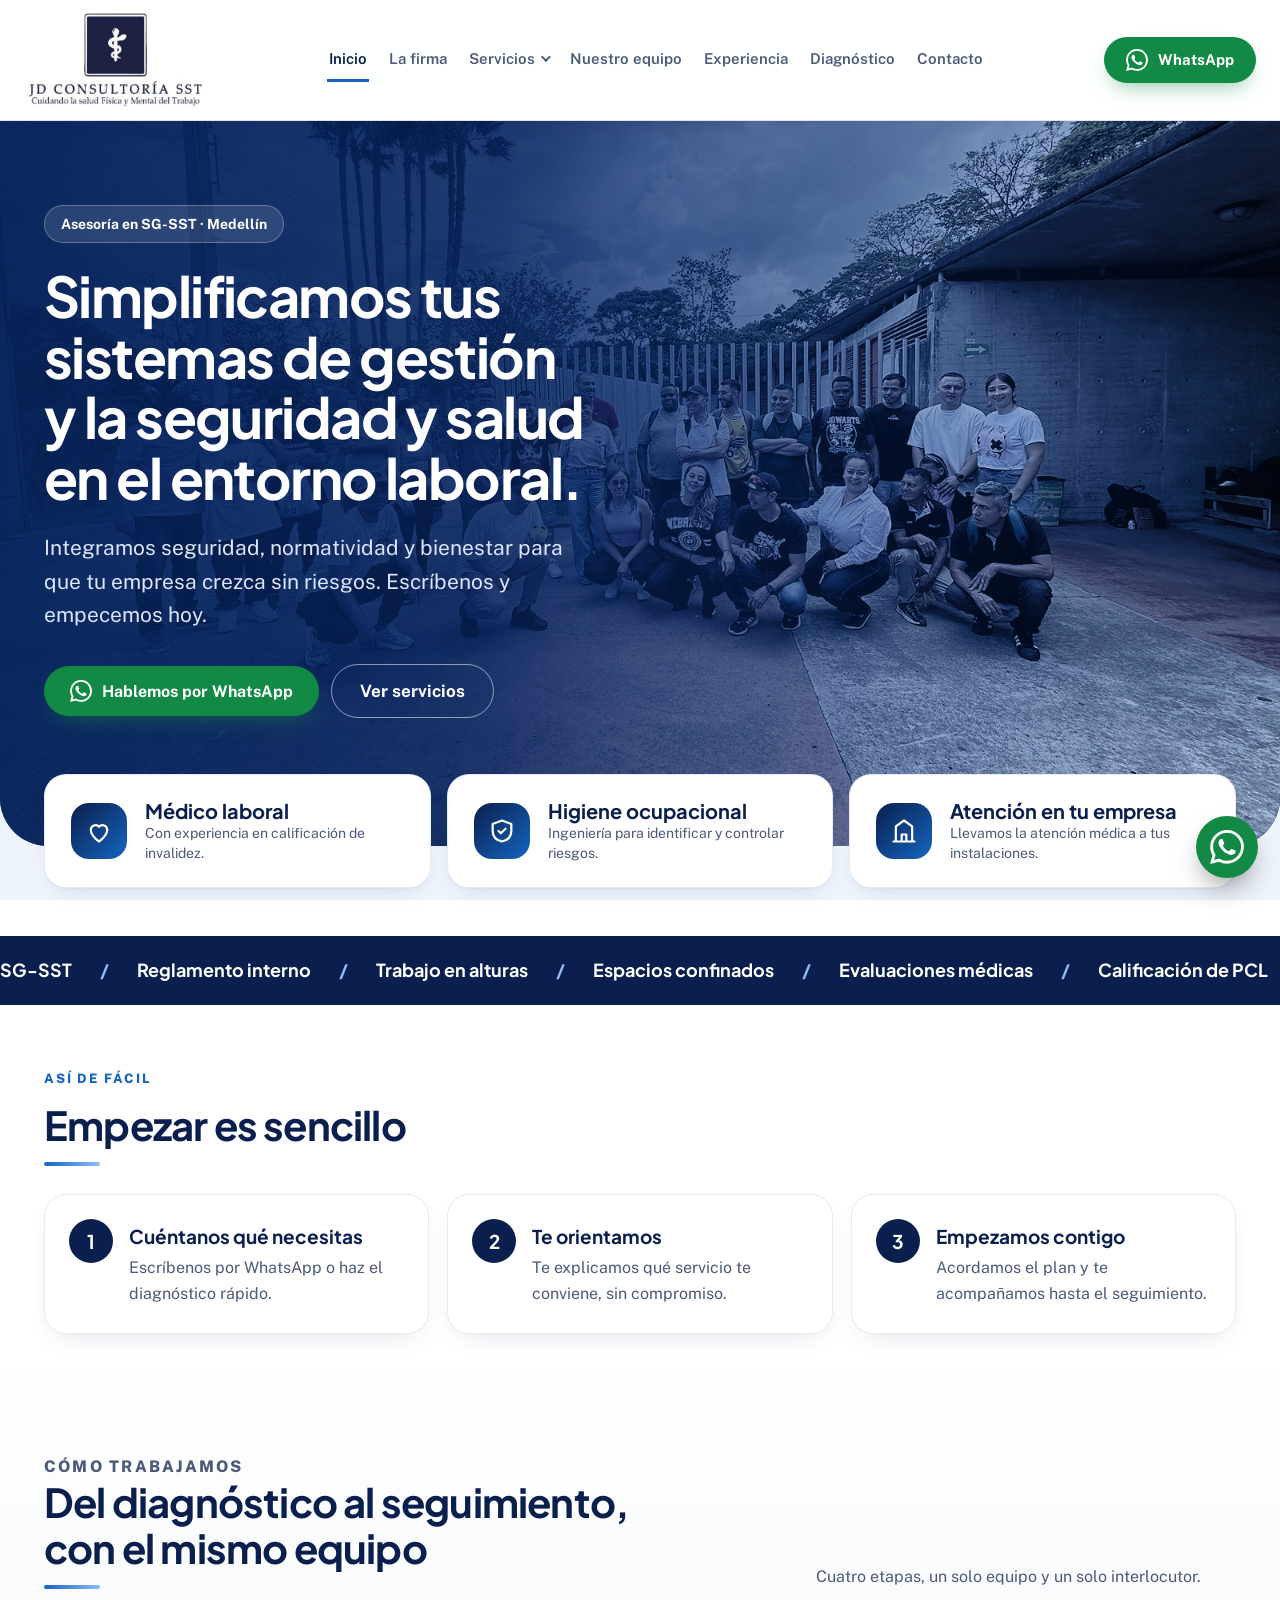
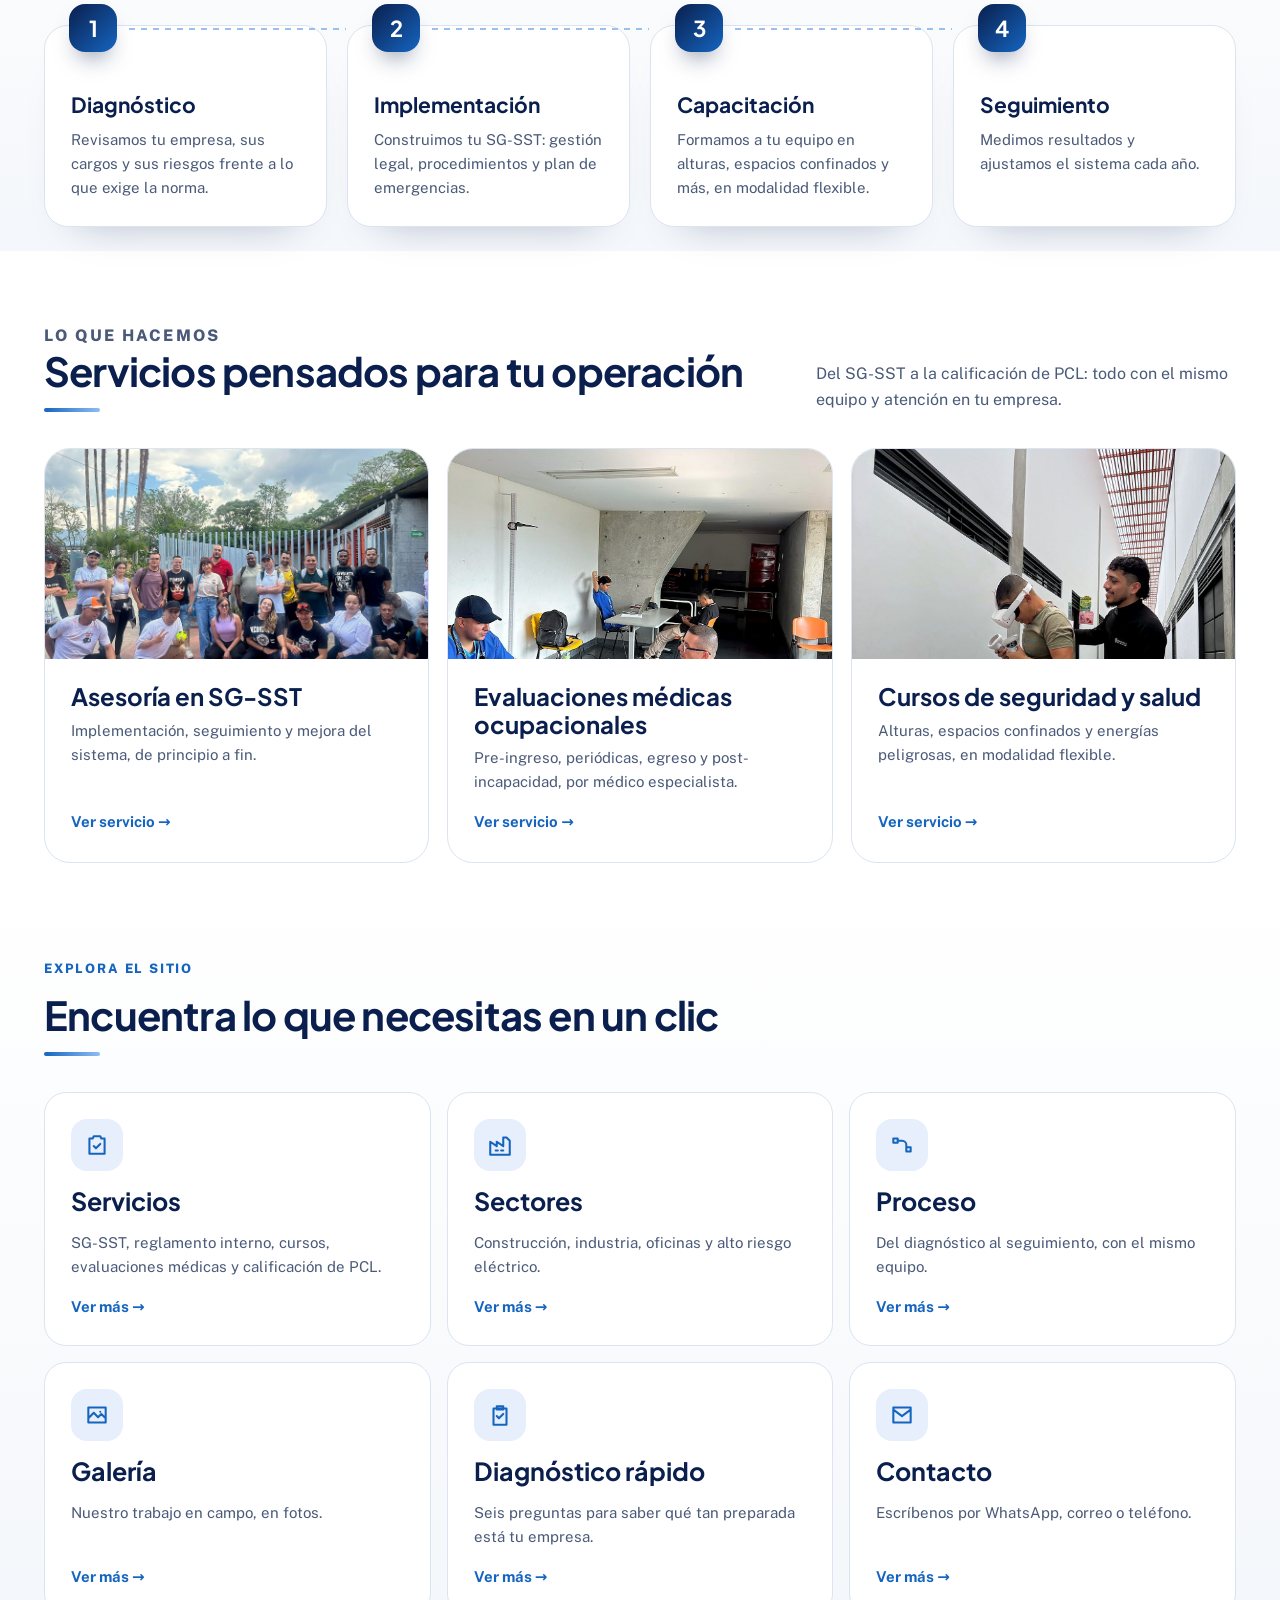
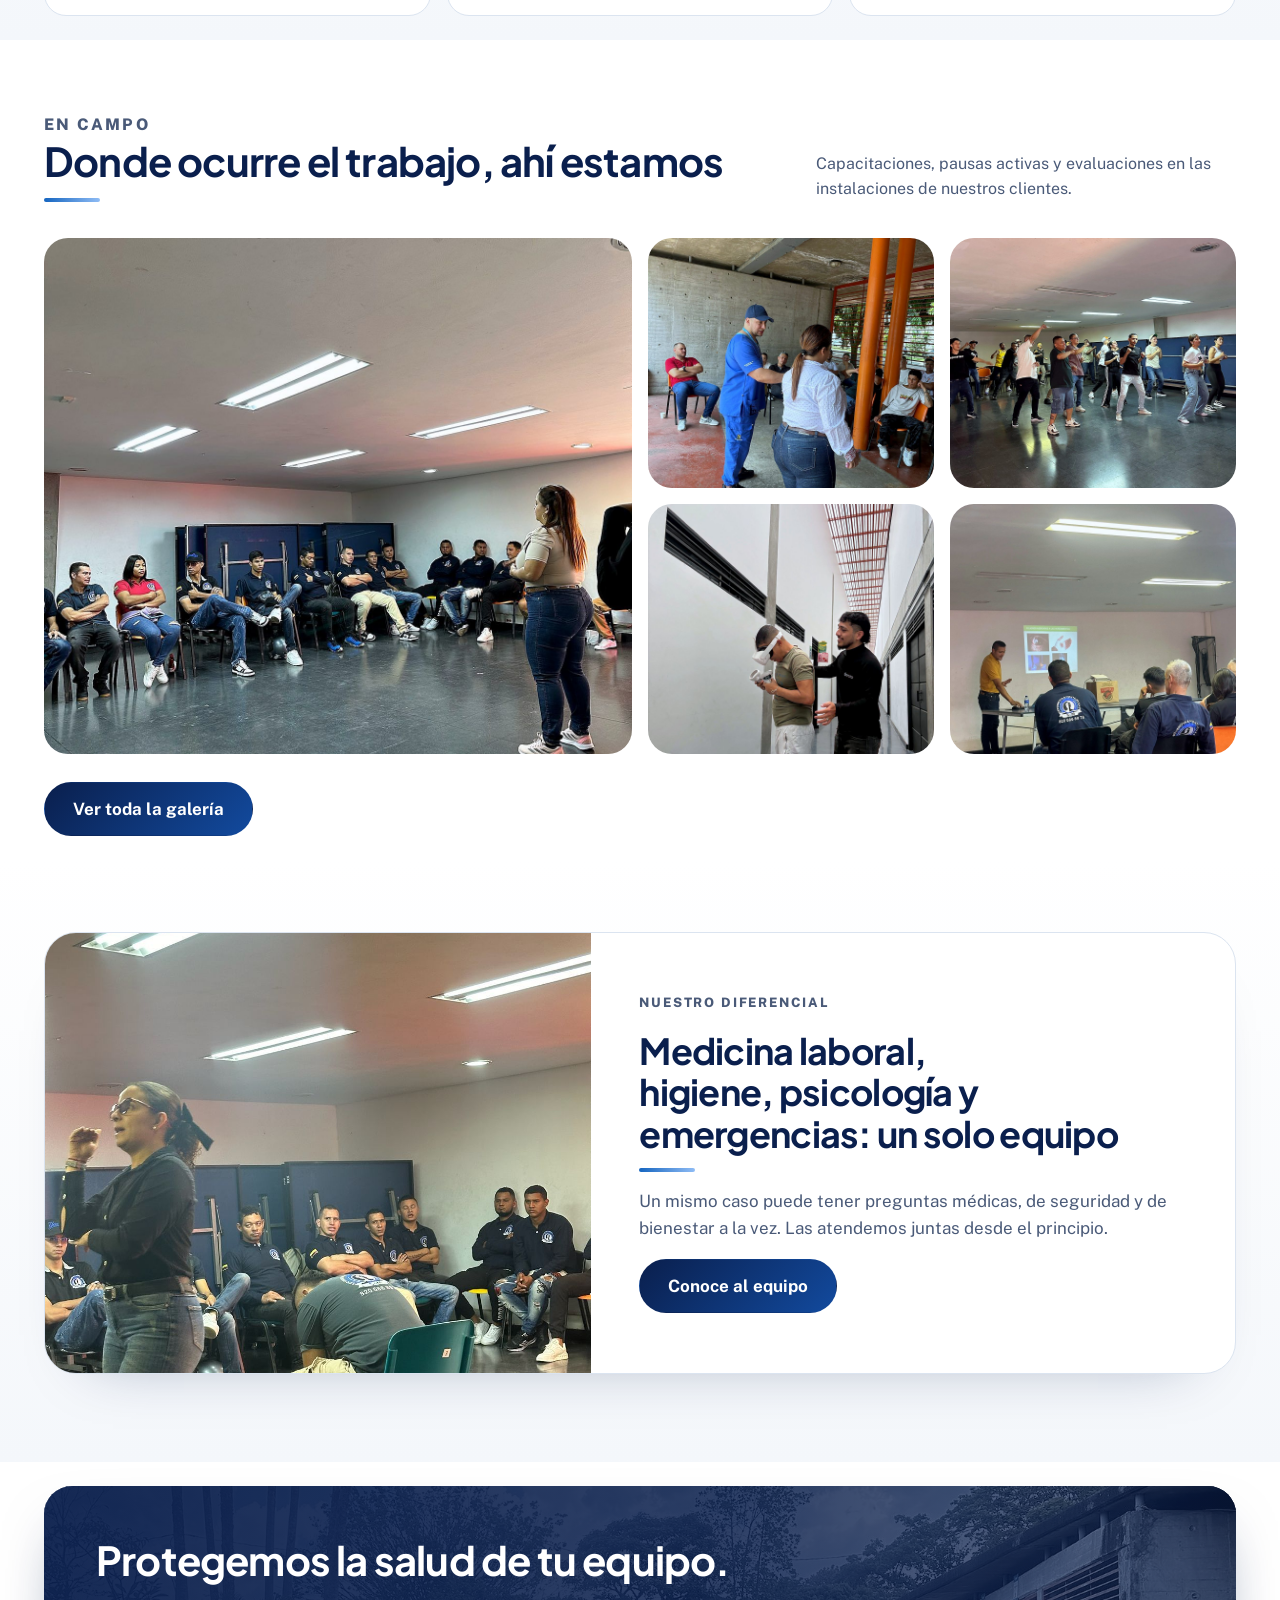
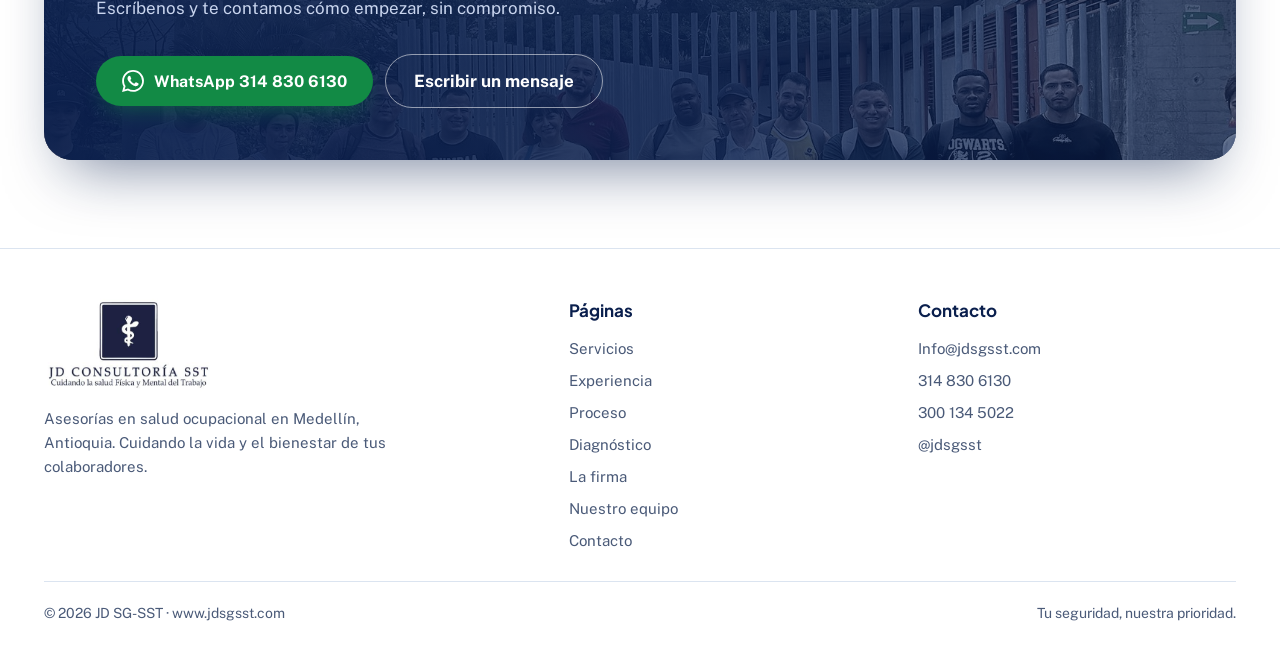
<file: index.html>
<!doctype html>
<html lang="es-CO">
<head>
<meta charset="utf-8">
<meta name="viewport" content="width=device-width, initial-scale=1">
<title>JD SG-SST | Asesoría en Seguridad y Salud en el Trabajo en Medellín</title>
<meta name="description" content="Implementación del SG-SST, reglamento interno de trabajo, cursos de alturas y espacios confinados, evaluaciones médicas ocupacionales y calificación de PCL en Medellín y Antioquia.">
<link rel="canonical" href="https://www.jdsgsst.com/">
<meta name="robots" content="index, follow">
<meta name="theme-color" content="#0a1f4d">
<link rel="icon" href="favicon.ico" sizes="any">
<link rel="icon" type="image/png" sizes="32x32" href="favicon-32.png">
<link rel="apple-touch-icon" href="apple-touch-icon.png">
<link rel="manifest" href="site.webmanifest">
<meta property="og:type" content="website"><meta property="og:locale" content="es_CO"><meta property="og:site_name" content="JD SG-SST">
<meta property="og:title" content="JD SG-SST | Asesoría en Seguridad y Salud en el Trabajo en Medellín"><meta property="og:description" content="Implementación del SG-SST, reglamento interno de trabajo, cursos de alturas y espacios confinados, evaluaciones médicas ocupacionales y calificación de PCL en Medellín y Antioquia."><meta property="og:url" content="https://www.jdsgsst.com/"><meta property="og:image" content="https://www.jdsgsst.com/img/grupo-jornada-exterior.jpg">
<meta name="twitter:card" content="summary_large_image">
<link rel="preconnect" href="https://fonts.googleapis.com"><link rel="preconnect" href="https://fonts.gstatic.com" crossorigin>
<link href="https://fonts.googleapis.com/css2?family=Plus+Jakarta+Sans:wght@600;700;800&family=Public+Sans:wght@400;500;600&display=swap" rel="stylesheet">
<link rel="stylesheet" href="style.css">
<script type="application/ld+json">{"@context": "https://schema.org", "@type": "ProfessionalService", "name": "JD Consultoría SST (JD SG-SST)", "url": "https://www.jdsgsst.com/", "logo": "https://www.jdsgsst.com/img/logo.png", "image": "https://www.jdsgsst.com/img/grupo-jornada-exterior.jpg", "description": "Implementación del SG-SST, reglamento interno de trabajo, cursos de alturas y espacios confinados, evaluaciones médicas ocupacionales y calificación de PCL en Medellín y Antioquia.", "telephone": "+573148306130", "email": "Info@jdsgsst.com", "address": {"@type": "PostalAddress", "addressLocality": "Medellín", "addressRegion": "Antioquia", "addressCountry": "CO"}, "areaServed": ["Medellín", "Antioquia"], "sameAs": ["https://instagram.com/jdsgsst"]}</script>
</head>
<body>
<a class="skip" href="#contenido">Saltar al contenido</a>
<header class="hdr"><div class="wrap"><a href="index.html" class="logo"><img src="img/logo.png" width="469" height="266" alt="JD Consultoría SST: cuidando la salud física y mental del trabajo"></a><nav aria-label="Principal"><a class="nl on" aria-current="page" href="index.html">Inicio</a><a class="nl" href="la-firma.html">La firma</a><div class="dd"><a class="nl" href="servicios.html" aria-haspopup="true">Servicios<i class="dch"></i></a><div class="ddm" role="menu"><a role="menuitem" href="servicios.html#gestion" data-group="gestion">Gestión y cumplimiento</a><a role="menuitem" href="servicios.html#salud" data-group="salud">Salud de los trabajadores</a><a role="menuitem" href="servicios.html#prevencion" data-group="prevencion">Prevención y emergencias</a></div></div><a class="nl" href="nuestro-equipo.html">Nuestro equipo</a><a class="nl" href="experiencia.html">Experiencia</a><a class="nl" href="diagnostico.html">Diagnóstico</a><a class="nl" href="contacto.html">Contacto</a></nav><a class="burger" href="#mnav" role="button" aria-label="Abrir menú" aria-expanded="false" aria-controls="mnav"><span></span></a><a class="wab" href="https://wa.me/573148306130"><svg viewBox="0 0 24 24" aria-hidden="true"><path d="M17.472 14.382c-.297-.149-1.758-.867-2.03-.967-.273-.099-.471-.148-.67.15-.197.297-.767.966-.94 1.164-.173.199-.347.223-.644.075-.297-.15-1.255-.463-2.39-1.475-.883-.788-1.48-1.761-1.653-2.059-.173-.297-.018-.458.13-.606.134-.133.298-.347.446-.52.149-.174.198-.298.298-.497.099-.198.05-.371-.025-.52-.075-.149-.669-1.612-.916-2.207-.242-.579-.487-.5-.669-.51-.173-.008-.371-.01-.57-.01-.198 0-.52.074-.792.372-.272.297-1.04 1.016-1.04 2.479 0 1.462 1.065 2.875 1.213 3.074.149.198 2.096 3.2 5.077 4.487.709.306 1.262.489 1.694.625.712.227 1.36.195 1.871.118.571-.085 1.758-.719 2.006-1.413.248-.694.248-1.289.173-1.413-.074-.124-.272-.198-.57-.347m-5.421 7.403h-.004a9.87 9.87 0 01-5.031-1.378l-.361-.214-3.741.982.998-3.648-.235-.374a9.86 9.86 0 01-1.51-5.26c.001-5.45 4.436-9.884 9.888-9.884 2.64 0 5.122 1.03 6.988 2.898a9.825 9.825 0 012.893 6.994c-.003 5.45-4.437 9.884-9.885 9.884m8.413-18.297A11.815 11.815 0 0012.05 0C5.495 0 .16 5.335.157 11.892c0 2.096.547 4.142 1.588 5.945L.057 24l6.305-1.654a11.882 11.882 0 005.683 1.448h.005c6.554 0 11.89-5.335 11.893-11.893a11.821 11.821 0 00-3.48-8.413z"/></svg>WhatsApp</a></div></header>
<div class="mnav" id="mnav" aria-hidden="true"><a class="scrim" href="#contenido" aria-label="Cerrar menú" tabindex="-1"></a><div class="pnl" role="dialog" aria-label="Menú"><div class="top"><a href="index.html"><img src="img/logo.png" width="469" height="266" alt="JD Consultoría SST: cuidando la salud física y mental del trabajo"></a><a class="x" href="#contenido" role="button" aria-label="Cerrar menú">×</a></div><a class="mi" href="index.html">Inicio</a><a class="mi" href="la-firma.html">La firma</a><button class="mi" type="button" aria-expanded="false" data-sub="s1">Servicios<i class="chev"></i></button><div class="sub" id="s1"><a href="servicios.html">Todos los servicios</a><a href="servicios.html#gestion" data-group="gestion">Gestión y cumplimiento</a><a href="servicios.html#salud" data-group="salud">Salud de los trabajadores</a><a href="servicios.html#prevencion" data-group="prevencion">Prevención y emergencias</a></div><a class="mi" href="nuestro-equipo.html">Nuestro equipo</a><a class="mi" href="experiencia.html">Experiencia</a><a class="mi" href="diagnostico.html">Diagnóstico</a><a class="mi" href="contacto.html">Contacto</a><div class="mwa"><a class="wab" href="https://wa.me/573148306130"><svg viewBox="0 0 24 24" aria-hidden="true"><path d="M17.472 14.382c-.297-.149-1.758-.867-2.03-.967-.273-.099-.471-.148-.67.15-.197.297-.767.966-.94 1.164-.173.199-.347.223-.644.075-.297-.15-1.255-.463-2.39-1.475-.883-.788-1.48-1.761-1.653-2.059-.173-.297-.018-.458.13-.606.134-.133.298-.347.446-.52.149-.174.198-.298.298-.497.099-.198.05-.371-.025-.52-.075-.149-.669-1.612-.916-2.207-.242-.579-.487-.5-.669-.51-.173-.008-.371-.01-.57-.01-.198 0-.52.074-.792.372-.272.297-1.04 1.016-1.04 2.479 0 1.462 1.065 2.875 1.213 3.074.149.198 2.096 3.2 5.077 4.487.709.306 1.262.489 1.694.625.712.227 1.36.195 1.871.118.571-.085 1.758-.719 2.006-1.413.248-.694.248-1.289.173-1.413-.074-.124-.272-.198-.57-.347m-5.421 7.403h-.004a9.87 9.87 0 01-5.031-1.378l-.361-.214-3.741.982.998-3.648-.235-.374a9.86 9.86 0 01-1.51-5.26c.001-5.45 4.436-9.884 9.888-9.884 2.64 0 5.122 1.03 6.988 2.898a9.825 9.825 0 012.893 6.994c-.003 5.45-4.437 9.884-9.885 9.884m8.413-18.297A11.815 11.815 0 0012.05 0C5.495 0 .16 5.335.157 11.892c0 2.096.547 4.142 1.588 5.945L.057 24l6.305-1.654a11.882 11.882 0 005.683 1.448h.005c6.554 0 11.89-5.335 11.893-11.893a11.821 11.821 0 00-3.48-8.413z"/></svg>WhatsApp</a></div></div></div><main id="contenido">

<section class="hero2"><img class="hbg" src="img/grupo-jornada-exterior.jpg" width="1200" height="960" alt="Equipo y colaboradores reunidos al aire libre tras una jornada de seguridad y salud" fetchpriority="high"><div class="wrap hero2-in"><div class="hero2-t"><p class="chip2">Asesoría en SG-SST · Medellín</p><h1>Simplificamos tus sistemas de gestión y la seguridad y salud en el entorno laboral.</h1>
<p class="sub">Integramos seguridad, normatividad y bienestar para que tu empresa crezca sin riesgos. Escríbenos y empecemos hoy.</p>
<div class="btns"><a class="wab" href="https://wa.me/573148306130"><svg viewBox="0 0 24 24" aria-hidden="true"><path d="M17.472 14.382c-.297-.149-1.758-.867-2.03-.967-.273-.099-.471-.148-.67.15-.197.297-.767.966-.94 1.164-.173.199-.347.223-.644.075-.297-.15-1.255-.463-2.39-1.475-.883-.788-1.48-1.761-1.653-2.059-.173-.297-.018-.458.13-.606.134-.133.298-.347.446-.52.149-.174.198-.298.298-.497.099-.198.05-.371-.025-.52-.075-.149-.669-1.612-.916-2.207-.242-.579-.487-.5-.669-.51-.173-.008-.371-.01-.57-.01-.198 0-.52.074-.792.372-.272.297-1.04 1.016-1.04 2.479 0 1.462 1.065 2.875 1.213 3.074.149.198 2.096 3.2 5.077 4.487.709.306 1.262.489 1.694.625.712.227 1.36.195 1.871.118.571-.085 1.758-.719 2.006-1.413.248-.694.248-1.289.173-1.413-.074-.124-.272-.198-.57-.347m-5.421 7.403h-.004a9.87 9.87 0 01-5.031-1.378l-.361-.214-3.741.982.998-3.648-.235-.374a9.86 9.86 0 01-1.51-5.26c.001-5.45 4.436-9.884 9.888-9.884 2.64 0 5.122 1.03 6.988 2.898a9.825 9.825 0 012.893 6.994c-.003 5.45-4.437 9.884-9.885 9.884m8.413-18.297A11.815 11.815 0 0012.05 0C5.495 0 .16 5.335.157 11.892c0 2.096.547 4.142 1.588 5.945L.057 24l6.305-1.654a11.882 11.882 0 005.683 1.448h.005c6.554 0 11.89-5.335 11.893-11.893a11.821 11.821 0 00-3.48-8.413z"/></svg>Hablemos por WhatsApp</a><a class="btn outw" href="servicios.html">Ver servicios</a></div></div></div></section>
<div class="wrap facts"><div class="fact"><span class="ico"><svg viewBox="0 0 24 24" aria-hidden="true"><path d="M12 21s-7-4.5-7-10a4 4 0 017-2.6A4 4 0 0119 11c0 5.5-7 10-7 10z"/></svg></span><div><h2>Médico laboral</h2><p>Con experiencia en calificación de invalidez.</p></div></div><div class="fact"><span class="ico"><svg viewBox="0 0 24 24" aria-hidden="true"><path d="M12 3l8 3v6c0 5-3.5 8-8 9-4.5-1-8-4-8-9V6l8-3zM9 12l2 2 4-4"/></svg></span><div><h2>Higiene ocupacional</h2><p>Ingeniería para identificar y controlar riesgos.</p></div></div><div class="fact"><span class="ico"><svg viewBox="0 0 24 24" aria-hidden="true"><path d="M3 21h18M5 21V8l7-5 7 5v13M10 21v-6h4v6"/></svg></span><div><h2>Atención en tu empresa</h2><p>Llevamos la atención médica a tus instalaciones.</p></div></div></div>
<section class="strip" aria-label="Servicios"><div class="tick"><div><span>SG-SST</span><i>/</i><span>Reglamento interno</span><i>/</i><span>Trabajo en alturas</span><i>/</i><span>Espacios confinados</span><i>/</i><span>Evaluaciones médicas</span><i>/</i><span>Calificación de PCL</span><i>/</i><span>SG-SST</span><i>/</i><span>Reglamento interno</span><i>/</i><span>Trabajo en alturas</span><i>/</i><span>Espacios confinados</span><i>/</i><span>Evaluaciones médicas</span><i>/</i><span>Calificación de PCL</span><i>/</i></div></div></section>
<section class="sec how"><div class="wrap"><p class="eyebrow">Así de fácil</p><h2 class="h2">Empezar es sencillo</h2><ol class="how3"><li><b>1</b><h3>Cuéntanos qué necesitas</h3><p>Escríbenos por WhatsApp o haz el diagnóstico rápido.</p></li><li><b>2</b><h3>Te orientamos</h3><p>Te explicamos qué servicio te conviene, sin compromiso.</p></li><li><b>3</b><h3>Empezamos contigo</h3><p>Acordamos el plan y te acompañamos hasta el seguimiento.</p></li></ol></div></section><section class="sec pg" id="proceso"><div class="wrap"><div class="head"><div><p class="eyebrow">Cómo trabajamos</p><h2 class="h2">Del diagnóstico al seguimiento, con el mismo equipo</h2></div><p>Cuatro etapas, un solo equipo y un solo interlocutor.</p></div><ol class="hsteps"><li><b>1</b><h3>Diagnóstico</h3><p>Revisamos tu empresa, sus cargos y sus riesgos frente a lo que exige la norma.</p></li><li><b>2</b><h3>Implementación</h3><p>Construimos tu SG-SST: gestión legal, procedimientos y plan de emergencias.</p></li><li><b>3</b><h3>Capacitación</h3><p>Formamos a tu equipo en alturas, espacios confinados y más, en modalidad flexible.</p></li><li><b>4</b><h3>Seguimiento</h3><p>Medimos resultados y ajustamos el sistema cada año.</p></li></ol></div></section>
<section class="sec"><div class="wrap"><div class="head"><div><p class="eyebrow">Lo que hacemos</p><h2 class="h2">Servicios pensados para tu operación</h2></div><p>Del SG-SST a la calificación de PCL: todo con el mismo equipo y atención en tu empresa.</p></div><div class="svcs">
<a class="sp" href="servicios.html"><img src="img/equipo-capacitacion-sst.jpg" width="800" height="500" alt="Equipo de colaboradores tras una capacitación" loading="lazy"><div><h3>Asesoría en SG-SST</h3><p>Implementación, seguimiento y mejora del sistema, de principio a fin.</p><span class="more">Ver servicio →</span></div></a>
<a class="sp" href="servicios.html"><img src="img/evaluacion-ocupacional-sitio.jpg" width="800" height="500" alt="Evaluación médica ocupacional en la empresa" loading="lazy" style="object-position:center 40%"><div><h3>Evaluaciones médicas ocupacionales</h3><p>Pre-ingreso, periódicas, egreso y post-incapacidad, por médico especialista.</p><span class="more">Ver servicio →</span></div></a>
<a class="sp" href="servicios.html"><img src="img/evaluacion-realidad-virtual.jpg" width="800" height="500" alt="Capacitación con gafas de realidad virtual" loading="lazy" style="object-position:center 30%"><div><h3>Cursos de seguridad y salud</h3><p>Alturas, espacios confinados y energías peligrosas, en modalidad flexible.</p><span class="more">Ver servicio →</span></div></a>
</div></div></section>
<section class="sec"><div class="wrap"><p class="eyebrow">Explora el sitio</p><h2 class="h2" style="margin-bottom:36px;max-width:720px">Encuentra lo que necesitas en un clic</h2><div class="grid3"><a class="ex" href="servicios.html"><span class="ei"><svg viewBox="0 0 24 24" aria-hidden="true"><path d="M9 4h6l1 2h3v14H5V6h3zM9 13l2 2 4-4"/></svg></span><h3>Servicios</h3><p>SG-SST, reglamento interno, cursos, evaluaciones médicas y calificación de PCL.</p><span class="more">Ver más →</span></a><a class="ex" href="experiencia.html"><span class="ei"><svg viewBox="0 0 24 24" aria-hidden="true"><path d="M3 21V9l6 4V9l6 4V5h3l3 3v13zM8 17h2M13 17h2"/></svg></span><h3>Sectores</h3><p>Construcción, industria, oficinas y alto riesgo eléctrico.</p><span class="more">Ver más →</span></a><a class="ex" href="index.html#proceso"><span class="ei"><svg viewBox="0 0 24 24" aria-hidden="true"><path d="M4 6h4v4H4zM16 14h4v4h-4zM8 8h4a4 4 0 014 4v2"/></svg></span><h3>Proceso</h3><p>Del diagnóstico al seguimiento, con el mismo equipo.</p><span class="more">Ver más →</span></a><a class="ex" href="experiencia.html"><span class="ei"><svg viewBox="0 0 24 24" aria-hidden="true"><path d="M4 5h16v14H4zM4 15l5-5 4 4 3-3 4 4M15 9h.01"/></svg></span><h3>Galería</h3><p>Nuestro trabajo en campo, en fotos.</p><span class="more">Ver más →</span></a><a class="ex" href="diagnostico.html"><span class="ei"><svg viewBox="0 0 24 24" aria-hidden="true"><path d="M9 4h6v3H9zM6 6h12v15H6zM9 13l2 2 4-4"/></svg></span><h3>Diagnóstico rápido</h3><p>Seis preguntas para saber qué tan preparada está tu empresa.</p><span class="more">Ver más →</span></a><a class="ex" href="contacto.html"><span class="ei"><svg viewBox="0 0 24 24" aria-hidden="true"><path d="M4 5h16v14H4zM4 7l8 6 8-6"/></svg></span><h3>Contacto</h3><p>Escríbenos por WhatsApp, correo o teléfono.</p><span class="more">Ver más →</span></a></div></div></section>
<section class="sec"><div class="wrap"><div class="head"><div><p class="eyebrow">En campo</p><h2 class="h2">Donde ocurre el trabajo, ahí estamos</h2></div><p>Capacitaciones, pausas activas y evaluaciones en las instalaciones de nuestros clientes.</p></div><div class="bento">
<a class="b1" href="experiencia.html"><img src="img/capacitacion-en-circulo.jpg" width="600" height="800" alt="Capacitadora con un grupo sentado en círculo" loading="lazy"></a>
<a href="experiencia.html"><img src="img/jornada-medico-laboral.jpg" width="600" height="800" alt="Profesional de salud con una colaboradora durante la jornada" loading="lazy"></a>
<a href="experiencia.html"><img src="img/pausas-activas-grupo.jpg" width="600" height="800" alt="Colaboradores haciendo pausas activas" loading="lazy"></a>
<a href="experiencia.html"><img src="img/evaluacion-realidad-virtual.jpg" width="600" height="800" alt="Formación con gafas de realidad virtual" loading="lazy" style="object-position:center 30%"></a>
<a href="experiencia.html"><img src="img/charla-proyector-sst.jpg" width="600" height="800" alt="Charla de seguridad con proyector" loading="lazy"></a>
</div><div class="btns" style="margin-top:28px"><a class="btn navy" href="experiencia.html">Ver toda la galería</a></div></div></section>
<section class="sec end"><div class="wrap"><div class="split"><img src="img/capacitadora-sst.jpg" width="800" height="600" alt="Capacitadora de JD SG-SST dirigiéndose a un grupo de colaboradores" loading="lazy"><div><p class="eyebrow" style="margin:0">Nuestro diferencial</p><h2 class="h2 m">Medicina laboral, higiene, psicología y emergencias: un solo equipo</h2><p>Un mismo caso puede tener preguntas médicas, de seguridad y de bienestar a la vez. Las atendemos juntas desde el principio.</p><a class="btn navy" style="align-self:flex-start" href="la-firma.html">Conoce al equipo</a></div></div></div></section>
</main>
<section style="padding-block:24px 88px"><div class="wrap"><div class="cta"><img class="bg" src="img/equipo-capacitacion-sst.jpg" alt="" loading="lazy"><div><h2>Protegemos la salud de tu equipo.</h2><p>Escríbenos y te contamos cómo empezar, sin compromiso.</p></div><div class="btns"><a class="wab" href="https://wa.me/573148306130"><svg viewBox="0 0 24 24" aria-hidden="true"><path d="M17.472 14.382c-.297-.149-1.758-.867-2.03-.967-.273-.099-.471-.148-.67.15-.197.297-.767.966-.94 1.164-.173.199-.347.223-.644.075-.297-.15-1.255-.463-2.39-1.475-.883-.788-1.48-1.761-1.653-2.059-.173-.297-.018-.458.13-.606.134-.133.298-.347.446-.52.149-.174.198-.298.298-.497.099-.198.05-.371-.025-.52-.075-.149-.669-1.612-.916-2.207-.242-.579-.487-.5-.669-.51-.173-.008-.371-.01-.57-.01-.198 0-.52.074-.792.372-.272.297-1.04 1.016-1.04 2.479 0 1.462 1.065 2.875 1.213 3.074.149.198 2.096 3.2 5.077 4.487.709.306 1.262.489 1.694.625.712.227 1.36.195 1.871.118.571-.085 1.758-.719 2.006-1.413.248-.694.248-1.289.173-1.413-.074-.124-.272-.198-.57-.347m-5.421 7.403h-.004a9.87 9.87 0 01-5.031-1.378l-.361-.214-3.741.982.998-3.648-.235-.374a9.86 9.86 0 01-1.51-5.26c.001-5.45 4.436-9.884 9.888-9.884 2.64 0 5.122 1.03 6.988 2.898a9.825 9.825 0 012.893 6.994c-.003 5.45-4.437 9.884-9.885 9.884m8.413-18.297A11.815 11.815 0 0012.05 0C5.495 0 .16 5.335.157 11.892c0 2.096.547 4.142 1.588 5.945L.057 24l6.305-1.654a11.882 11.882 0 005.683 1.448h.005c6.554 0 11.89-5.335 11.893-11.893a11.821 11.821 0 00-3.48-8.413z"/></svg>WhatsApp 314 830 6130</a><a class="btn outw" href="contacto.html">Escribir un mensaje</a></div></div></div></section>
<footer class="ftr"><div class="wrap"><div class="fg">
<div><img src="img/logo.png" width="469" height="266" alt="JD Consultoría SST" loading="lazy"><p>Asesorías en salud ocupacional en Medellín, Antioquia. Cuidando la vida y el bienestar de tus colaboradores.</p></div>
<div><h2>Páginas</h2><ul><li><a href="servicios.html">Servicios</a></li><li><a href="experiencia.html">Experiencia</a></li><li><a href="index.html#proceso">Proceso</a></li><li><a href="diagnostico.html">Diagnóstico</a></li><li><a href="la-firma.html">La firma</a></li><li><a href="nuestro-equipo.html">Nuestro equipo</a></li><li><a href="contacto.html">Contacto</a></li></ul></div>
<div><h2>Contacto</h2><ul><li><a href="mailto:Info@jdsgsst.com">Info@jdsgsst.com</a></li><li><a href="tel:+573148306130">314 830 6130</a></li><li><a href="tel:+573001345022">300 134 5022</a></li><li><a href="https://instagram.com/jdsgsst">@jdsgsst</a></li></ul></div>
</div><div class="fb"><span>© 2026 JD SG-SST · www.jdsgsst.com</span><span>Tu seguridad, nuestra prioridad.</span></div></div></footer>
<a class="fab" href="https://wa.me/573148306130" aria-label="Escríbenos por WhatsApp"><svg viewBox="0 0 24 24" aria-hidden="true"><path d="M17.472 14.382c-.297-.149-1.758-.867-2.03-.967-.273-.099-.471-.148-.67.15-.197.297-.767.966-.94 1.164-.173.199-.347.223-.644.075-.297-.15-1.255-.463-2.39-1.475-.883-.788-1.48-1.761-1.653-2.059-.173-.297-.018-.458.13-.606.134-.133.298-.347.446-.52.149-.174.198-.298.298-.497.099-.198.05-.371-.025-.52-.075-.149-.669-1.612-.916-2.207-.242-.579-.487-.5-.669-.51-.173-.008-.371-.01-.57-.01-.198 0-.52.074-.792.372-.272.297-1.04 1.016-1.04 2.479 0 1.462 1.065 2.875 1.213 3.074.149.198 2.096 3.2 5.077 4.487.709.306 1.262.489 1.694.625.712.227 1.36.195 1.871.118.571-.085 1.758-.719 2.006-1.413.248-.694.248-1.289.173-1.413-.074-.124-.272-.198-.57-.347m-5.421 7.403h-.004a9.87 9.87 0 01-5.031-1.378l-.361-.214-3.741.982.998-3.648-.235-.374a9.86 9.86 0 01-1.51-5.26c.001-5.45 4.436-9.884 9.888-9.884 2.64 0 5.122 1.03 6.988 2.898a9.825 9.825 0 012.893 6.994c-.003 5.45-4.437 9.884-9.885 9.884m8.413-18.297A11.815 11.815 0 0012.05 0C5.495 0 .16 5.335.157 11.892c0 2.096.547 4.142 1.588 5.945L.057 24l6.305-1.654a11.882 11.882 0 005.683 1.448h.005c6.554 0 11.89-5.335 11.893-11.893a11.821 11.821 0 00-3.48-8.413z"/></svg></a>
<script>(function(){var h=document.querySelector('.hdr');function f(){if(h)h.classList.toggle('sm',window.scrollY>60)}window.addEventListener('scroll',f,{passive:true});f();
if('IntersectionObserver' in window&&!window.matchMedia('(prefers-reduced-motion: reduce)').matches){var els=document.querySelectorAll('.card,.ex,.sp,.sector,.step,.tm,.ap,.fact,.vp div,.gal figure,.mason a,.q,.split,.note');var io=new IntersectionObserver(function(es){es.forEach(function(e){if(e.isIntersecting){e.target.classList.add('in');io.unobserve(e.target)}})},{rootMargin:'0px 0px -40px 0px'});els.forEach(function(el){var r=el.getBoundingClientRect();if(r.top>window.innerHeight){el.classList.add('rv');io.observe(el)}});setTimeout(function(){document.querySelectorAll('.rv:not(.in)').forEach(function(el){var r=el.getBoundingClientRect();if(r.top<window.innerHeight*1.2)el.classList.add('in')})},2500)}})();</script>
<script>(function(){var b=document.querySelector('.burger'),m=document.getElementById('mnav');if(!b||!m)return;var last=null;
function open(e){if(e&&e.preventDefault)e.preventDefault();m.classList.add('open');m.setAttribute('aria-hidden','false');b.setAttribute('aria-expanded','true');document.body.style.overflow='hidden';last=document.activeElement;var x=m.querySelector('.x');x&&x.focus()}
function close(e){if(e&&e.preventDefault&&e.currentTarget&&(e.currentTarget.classList.contains('x')||e.currentTarget.classList.contains('scrim')))e.preventDefault();m.classList.remove('open');m.setAttribute('aria-hidden','true');b.setAttribute('aria-expanded','false');document.body.style.overflow='';last&&last.focus&&b.focus()}
b.addEventListener('click',open);m.querySelector('.x').addEventListener('click',close);m.querySelector('.scrim').addEventListener('click',close);
document.addEventListener('keydown',function(e){if(e.key==='Escape'&&m.classList.contains('open'))close()});
[].forEach.call(m.querySelectorAll('[data-sub]'),function(t){t.addEventListener('click',function(){var s=document.getElementById(t.dataset.sub),o=s.classList.toggle('open');t.setAttribute('aria-expanded',o?'true':'false')})});
[].forEach.call(m.querySelectorAll('a'),function(a){a.addEventListener('click',function(){close()})})})();</script><button type="button" class="totop" aria-label="Volver arriba" hidden><svg viewBox="0 0 24 24" aria-hidden="true"><path d="M6 15l6-6 6 6"/></svg></button><script>(function(){var t=document.querySelector(".totop");if(!t)return;function u(){t.hidden=window.scrollY<900}window.addEventListener("scroll",u,{passive:true});u();t.addEventListener("click",function(){window.scrollTo({top:0,behavior:window.matchMedia("(prefers-reduced-motion: reduce)").matches?"auto":"smooth"})})})();</script></body>
</html>
</file>
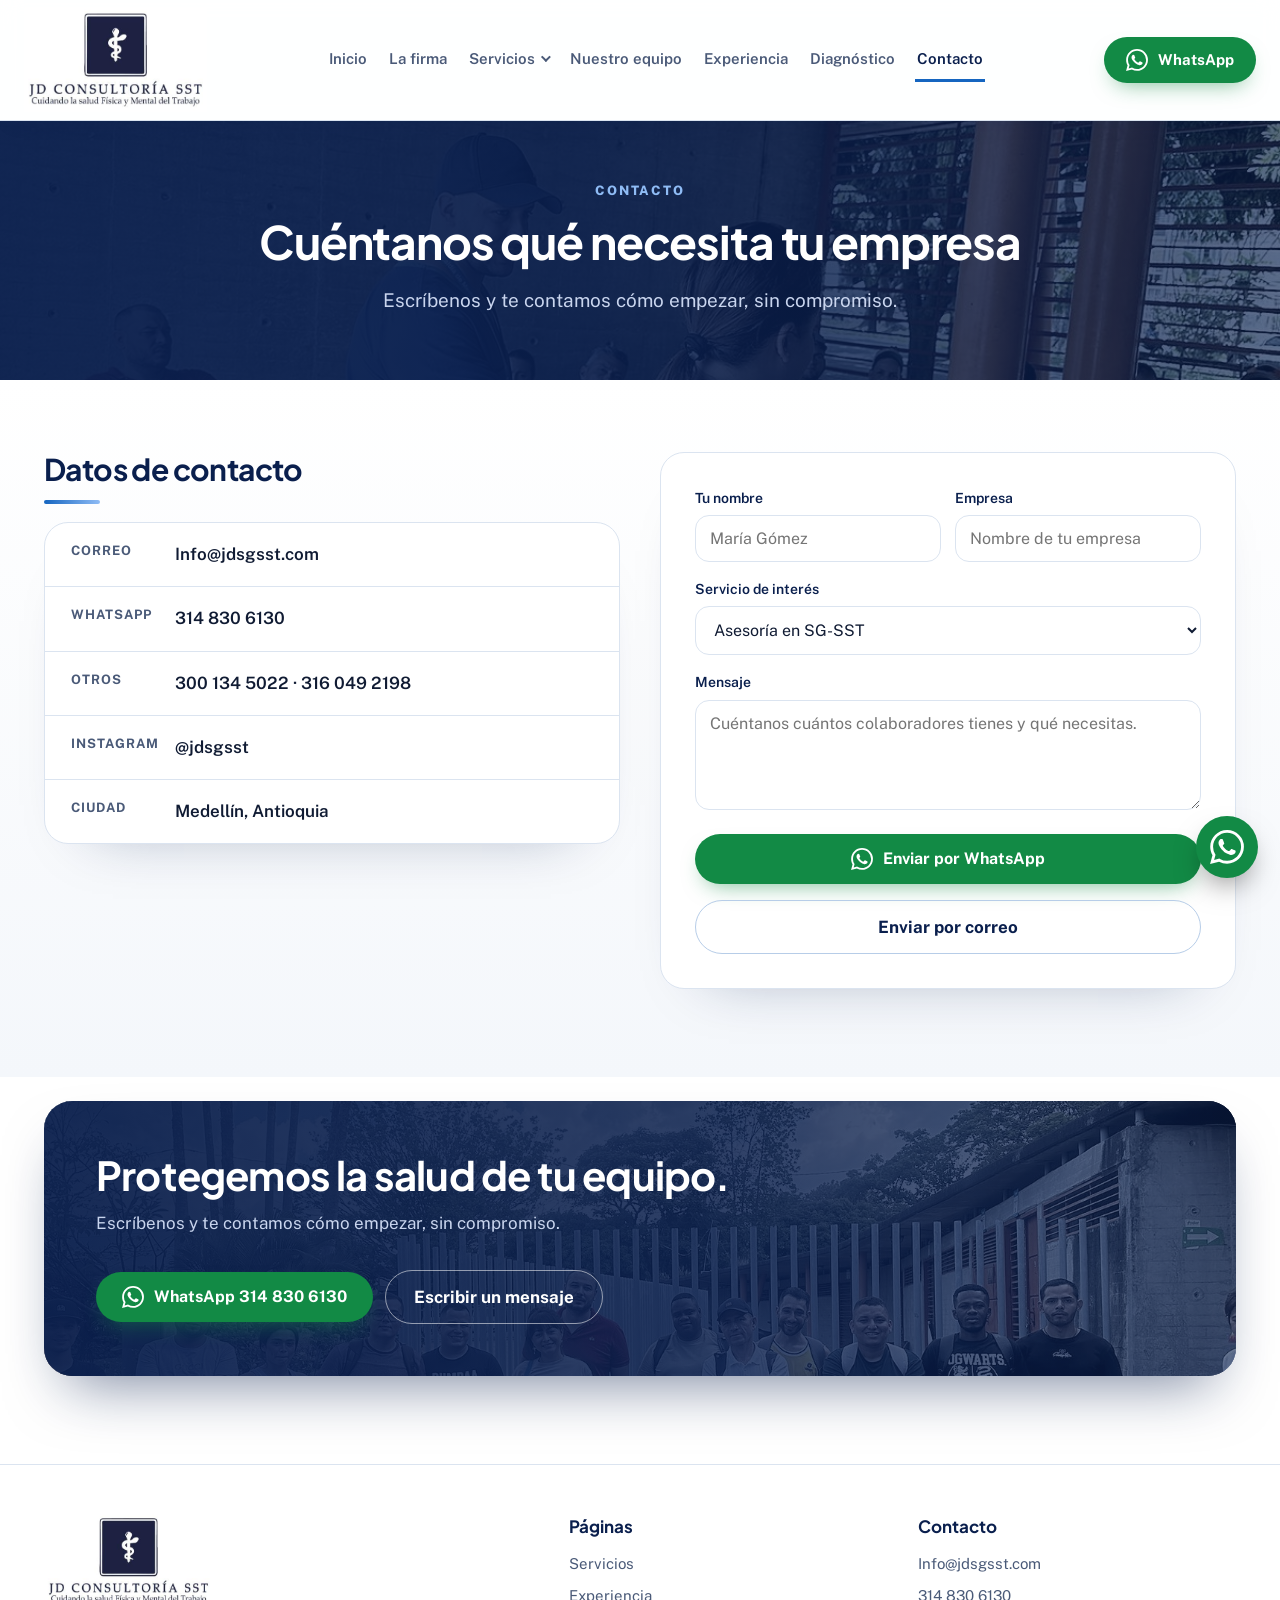
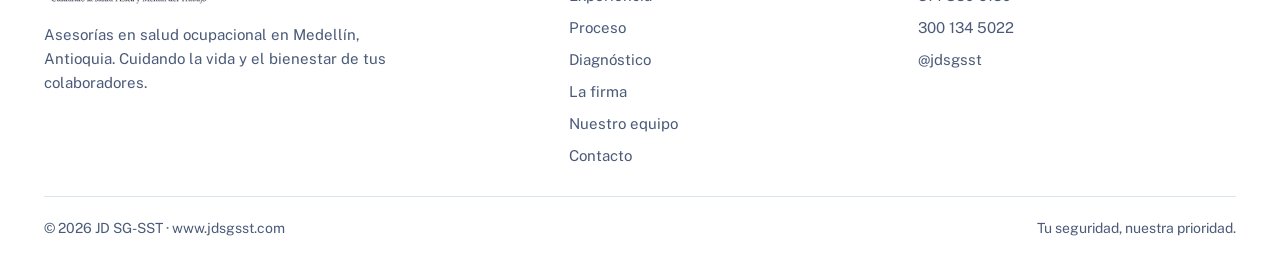
<file: contacto.html>
<!doctype html>
<html lang="es-CO">
<head>
<meta charset="utf-8">
<meta name="viewport" content="width=device-width, initial-scale=1">
<title>Contacto: escríbenos por WhatsApp | JD SG-SST</title>
<meta name="description" content="Cuéntanos qué necesita tu empresa. Escríbenos por WhatsApp o correo y te orientamos sin compromiso.">
<link rel="canonical" href="https://www.jdsgsst.com/contacto.html">
<meta name="robots" content="index, follow">
<meta name="theme-color" content="#0a1f4d">
<link rel="icon" href="favicon.ico" sizes="any">
<link rel="icon" type="image/png" sizes="32x32" href="favicon-32.png">
<link rel="apple-touch-icon" href="apple-touch-icon.png">
<link rel="manifest" href="site.webmanifest">
<meta property="og:type" content="website"><meta property="og:locale" content="es_CO"><meta property="og:site_name" content="JD SG-SST">
<meta property="og:title" content="Contacto: escríbenos por WhatsApp | JD SG-SST"><meta property="og:description" content="Cuéntanos qué necesita tu empresa. Escríbenos por WhatsApp o correo y te orientamos sin compromiso."><meta property="og:url" content="https://www.jdsgsst.com/contacto.html"><meta property="og:image" content="https://www.jdsgsst.com/img/grupo-jornada-exterior.jpg">
<meta name="twitter:card" content="summary_large_image">
<link rel="preconnect" href="https://fonts.googleapis.com"><link rel="preconnect" href="https://fonts.gstatic.com" crossorigin>
<link href="https://fonts.googleapis.com/css2?family=Plus+Jakarta+Sans:wght@600;700;800&family=Public+Sans:wght@400;500;600&display=swap" rel="stylesheet">
<link rel="stylesheet" href="style.css">
<script type="application/ld+json">{"@context": "https://schema.org", "@type": "ProfessionalService", "name": "JD Consultoría SST (JD SG-SST)", "url": "https://www.jdsgsst.com/", "logo": "https://www.jdsgsst.com/img/logo.png", "image": "https://www.jdsgsst.com/img/grupo-jornada-exterior.jpg", "description": "Implementación del SG-SST, reglamento interno de trabajo, cursos de alturas y espacios confinados, evaluaciones médicas ocupacionales y calificación de PCL en Medellín y Antioquia.", "telephone": "+573148306130", "email": "Info@jdsgsst.com", "address": {"@type": "PostalAddress", "addressLocality": "Medellín", "addressRegion": "Antioquia", "addressCountry": "CO"}, "areaServed": ["Medellín", "Antioquia"], "sameAs": ["https://instagram.com/jdsgsst"]}</script>
</head>
<body>
<a class="skip" href="#contenido">Saltar al contenido</a>
<header class="hdr"><div class="wrap"><a href="index.html" class="logo"><img src="img/logo.png" width="469" height="266" alt="JD Consultoría SST: cuidando la salud física y mental del trabajo"></a><nav aria-label="Principal"><a class="nl" href="index.html">Inicio</a><a class="nl" href="la-firma.html">La firma</a><div class="dd"><a class="nl" href="servicios.html" aria-haspopup="true">Servicios<i class="dch"></i></a><div class="ddm" role="menu"><a role="menuitem" href="servicios.html#gestion" data-group="gestion">Gestión y cumplimiento</a><a role="menuitem" href="servicios.html#salud" data-group="salud">Salud de los trabajadores</a><a role="menuitem" href="servicios.html#prevencion" data-group="prevencion">Prevención y emergencias</a></div></div><a class="nl" href="nuestro-equipo.html">Nuestro equipo</a><a class="nl" href="experiencia.html">Experiencia</a><a class="nl" href="diagnostico.html">Diagnóstico</a><a class="nl on" aria-current="page" href="contacto.html">Contacto</a></nav><a class="burger" href="#mnav" role="button" aria-label="Abrir menú" aria-expanded="false" aria-controls="mnav"><span></span></a><a class="wab" href="https://wa.me/573148306130"><svg viewBox="0 0 24 24" aria-hidden="true"><path d="M17.472 14.382c-.297-.149-1.758-.867-2.03-.967-.273-.099-.471-.148-.67.15-.197.297-.767.966-.94 1.164-.173.199-.347.223-.644.075-.297-.15-1.255-.463-2.39-1.475-.883-.788-1.48-1.761-1.653-2.059-.173-.297-.018-.458.13-.606.134-.133.298-.347.446-.52.149-.174.198-.298.298-.497.099-.198.05-.371-.025-.52-.075-.149-.669-1.612-.916-2.207-.242-.579-.487-.5-.669-.51-.173-.008-.371-.01-.57-.01-.198 0-.52.074-.792.372-.272.297-1.04 1.016-1.04 2.479 0 1.462 1.065 2.875 1.213 3.074.149.198 2.096 3.2 5.077 4.487.709.306 1.262.489 1.694.625.712.227 1.36.195 1.871.118.571-.085 1.758-.719 2.006-1.413.248-.694.248-1.289.173-1.413-.074-.124-.272-.198-.57-.347m-5.421 7.403h-.004a9.87 9.87 0 01-5.031-1.378l-.361-.214-3.741.982.998-3.648-.235-.374a9.86 9.86 0 01-1.51-5.26c.001-5.45 4.436-9.884 9.888-9.884 2.64 0 5.122 1.03 6.988 2.898a9.825 9.825 0 012.893 6.994c-.003 5.45-4.437 9.884-9.885 9.884m8.413-18.297A11.815 11.815 0 0012.05 0C5.495 0 .16 5.335.157 11.892c0 2.096.547 4.142 1.588 5.945L.057 24l6.305-1.654a11.882 11.882 0 005.683 1.448h.005c6.554 0 11.89-5.335 11.893-11.893a11.821 11.821 0 00-3.48-8.413z"/></svg>WhatsApp</a></div></header>
<div class="mnav" id="mnav" aria-hidden="true"><a class="scrim" href="#contenido" aria-label="Cerrar menú" tabindex="-1"></a><div class="pnl" role="dialog" aria-label="Menú"><div class="top"><a href="index.html"><img src="img/logo.png" width="469" height="266" alt="JD Consultoría SST: cuidando la salud física y mental del trabajo"></a><a class="x" href="#contenido" role="button" aria-label="Cerrar menú">×</a></div><a class="mi" href="index.html">Inicio</a><a class="mi" href="la-firma.html">La firma</a><button class="mi" type="button" aria-expanded="false" data-sub="s1">Servicios<i class="chev"></i></button><div class="sub" id="s1"><a href="servicios.html">Todos los servicios</a><a href="servicios.html#gestion" data-group="gestion">Gestión y cumplimiento</a><a href="servicios.html#salud" data-group="salud">Salud de los trabajadores</a><a href="servicios.html#prevencion" data-group="prevencion">Prevención y emergencias</a></div><a class="mi" href="nuestro-equipo.html">Nuestro equipo</a><a class="mi" href="experiencia.html">Experiencia</a><a class="mi" href="diagnostico.html">Diagnóstico</a><a class="mi" href="contacto.html">Contacto</a><div class="mwa"><a class="wab" href="https://wa.me/573148306130"><svg viewBox="0 0 24 24" aria-hidden="true"><path d="M17.472 14.382c-.297-.149-1.758-.867-2.03-.967-.273-.099-.471-.148-.67.15-.197.297-.767.966-.94 1.164-.173.199-.347.223-.644.075-.297-.15-1.255-.463-2.39-1.475-.883-.788-1.48-1.761-1.653-2.059-.173-.297-.018-.458.13-.606.134-.133.298-.347.446-.52.149-.174.198-.298.298-.497.099-.198.05-.371-.025-.52-.075-.149-.669-1.612-.916-2.207-.242-.579-.487-.5-.669-.51-.173-.008-.371-.01-.57-.01-.198 0-.52.074-.792.372-.272.297-1.04 1.016-1.04 2.479 0 1.462 1.065 2.875 1.213 3.074.149.198 2.096 3.2 5.077 4.487.709.306 1.262.489 1.694.625.712.227 1.36.195 1.871.118.571-.085 1.758-.719 2.006-1.413.248-.694.248-1.289.173-1.413-.074-.124-.272-.198-.57-.347m-5.421 7.403h-.004a9.87 9.87 0 01-5.031-1.378l-.361-.214-3.741.982.998-3.648-.235-.374a9.86 9.86 0 01-1.51-5.26c.001-5.45 4.436-9.884 9.888-9.884 2.64 0 5.122 1.03 6.988 2.898a9.825 9.825 0 012.893 6.994c-.003 5.45-4.437 9.884-9.885 9.884m8.413-18.297A11.815 11.815 0 0012.05 0C5.495 0 .16 5.335.157 11.892c0 2.096.547 4.142 1.588 5.945L.057 24l6.305-1.654a11.882 11.882 0 005.683 1.448h.005c6.554 0 11.89-5.335 11.893-11.893a11.821 11.821 0 00-3.48-8.413z"/></svg>WhatsApp</a></div></div></div><main id="contenido">

<section class="band has-img"><img class="bimg" src="img/jornada-medico-laboral.jpg" alt="" loading="eager"><div class="wrap"><p class="eyebrow">Contacto</p><h1>Cuéntanos qué necesita tu empresa</h1><p class="lead">Escríbenos y te contamos cómo empezar, sin compromiso.</p></div></section>
<section class="sec end"><div class="wrap two top"><div><h2 class="h2 m" style="margin-bottom:18px;font-size:30px">Datos de contacto</h2><ul class="clist"><li><span>Correo</span><b><a href="mailto:Info@jdsgsst.com">Info@jdsgsst.com</a></b></li><li><span>WhatsApp</span><b><a href="https://wa.me/573148306130">314 830 6130</a></b></li><li><span>Otros</span><b>300 134 5022 · 316 049 2198</b></li><li><span>Instagram</span><b><a href="https://instagram.com/jdsgsst">@jdsgsst</a></b></li><li><span>Ciudad</span><b>Medellín, Antioquia</b></li></ul></div>
<form class="form" onsubmit="return false"><div class="frow"><div><label for="fn">Tu nombre</label><input id="fn" type="text" autocomplete="name" placeholder="María Gómez"></div><div><label for="fc">Empresa</label><input id="fc" type="text" autocomplete="organization" placeholder="Nombre de tu empresa"></div></div>
<div><label for="fs">Servicio de interés</label><select id="fs"><option>Asesoría en SG-SST</option><option>Reglamento Interno de Trabajo</option><option>Cursos de seguridad y salud</option><option>Evaluaciones médicas ocupacionales</option><option>Casos médico-laborales complejos</option><option>Calificación de PCL</option></select></div>
<div><label for="fm">Mensaje</label><textarea id="fm" placeholder="Cuéntanos cuántos colaboradores tienes y qué necesitas."></textarea></div>
<a class="wab" id="wa" href="https://wa.me/573148306130"><svg viewBox="0 0 24 24" aria-hidden="true"><path d="M17.472 14.382c-.297-.149-1.758-.867-2.03-.967-.273-.099-.471-.148-.67.15-.197.297-.767.966-.94 1.164-.173.199-.347.223-.644.075-.297-.15-1.255-.463-2.39-1.475-.883-.788-1.48-1.761-1.653-2.059-.173-.297-.018-.458.13-.606.134-.133.298-.347.446-.52.149-.174.198-.298.298-.497.099-.198.05-.371-.025-.52-.075-.149-.669-1.612-.916-2.207-.242-.579-.487-.5-.669-.51-.173-.008-.371-.01-.57-.01-.198 0-.52.074-.792.372-.272.297-1.04 1.016-1.04 2.479 0 1.462 1.065 2.875 1.213 3.074.149.198 2.096 3.2 5.077 4.487.709.306 1.262.489 1.694.625.712.227 1.36.195 1.871.118.571-.085 1.758-.719 2.006-1.413.248-.694.248-1.289.173-1.413-.074-.124-.272-.198-.57-.347m-5.421 7.403h-.004a9.87 9.87 0 01-5.031-1.378l-.361-.214-3.741.982.998-3.648-.235-.374a9.86 9.86 0 01-1.51-5.26c.001-5.45 4.436-9.884 9.888-9.884 2.64 0 5.122 1.03 6.988 2.898a9.825 9.825 0 012.893 6.994c-.003 5.45-4.437 9.884-9.885 9.884m8.413-18.297A11.815 11.815 0 0012.05 0C5.495 0 .16 5.335.157 11.892c0 2.096.547 4.142 1.588 5.945L.057 24l6.305-1.654a11.882 11.882 0 005.683 1.448h.005c6.554 0 11.89-5.335 11.893-11.893a11.821 11.821 0 00-3.48-8.413z"/></svg>Enviar por WhatsApp</a><a class="btn" id="ml" href="mailto:Info@jdsgsst.com">Enviar por correo</a></form></div></section>
</main>
<section style="padding-block:24px 88px"><div class="wrap"><div class="cta"><img class="bg" src="img/equipo-capacitacion-sst.jpg" alt="" loading="lazy"><div><h2>Protegemos la salud de tu equipo.</h2><p>Escríbenos y te contamos cómo empezar, sin compromiso.</p></div><div class="btns"><a class="wab" href="https://wa.me/573148306130"><svg viewBox="0 0 24 24" aria-hidden="true"><path d="M17.472 14.382c-.297-.149-1.758-.867-2.03-.967-.273-.099-.471-.148-.67.15-.197.297-.767.966-.94 1.164-.173.199-.347.223-.644.075-.297-.15-1.255-.463-2.39-1.475-.883-.788-1.48-1.761-1.653-2.059-.173-.297-.018-.458.13-.606.134-.133.298-.347.446-.52.149-.174.198-.298.298-.497.099-.198.05-.371-.025-.52-.075-.149-.669-1.612-.916-2.207-.242-.579-.487-.5-.669-.51-.173-.008-.371-.01-.57-.01-.198 0-.52.074-.792.372-.272.297-1.04 1.016-1.04 2.479 0 1.462 1.065 2.875 1.213 3.074.149.198 2.096 3.2 5.077 4.487.709.306 1.262.489 1.694.625.712.227 1.36.195 1.871.118.571-.085 1.758-.719 2.006-1.413.248-.694.248-1.289.173-1.413-.074-.124-.272-.198-.57-.347m-5.421 7.403h-.004a9.87 9.87 0 01-5.031-1.378l-.361-.214-3.741.982.998-3.648-.235-.374a9.86 9.86 0 01-1.51-5.26c.001-5.45 4.436-9.884 9.888-9.884 2.64 0 5.122 1.03 6.988 2.898a9.825 9.825 0 012.893 6.994c-.003 5.45-4.437 9.884-9.885 9.884m8.413-18.297A11.815 11.815 0 0012.05 0C5.495 0 .16 5.335.157 11.892c0 2.096.547 4.142 1.588 5.945L.057 24l6.305-1.654a11.882 11.882 0 005.683 1.448h.005c6.554 0 11.89-5.335 11.893-11.893a11.821 11.821 0 00-3.48-8.413z"/></svg>WhatsApp 314 830 6130</a><a class="btn outw" href="contacto.html">Escribir un mensaje</a></div></div></div></section>
<footer class="ftr"><div class="wrap"><div class="fg">
<div><img src="img/logo.png" width="469" height="266" alt="JD Consultoría SST" loading="lazy"><p>Asesorías en salud ocupacional en Medellín, Antioquia. Cuidando la vida y el bienestar de tus colaboradores.</p></div>
<div><h2>Páginas</h2><ul><li><a href="servicios.html">Servicios</a></li><li><a href="experiencia.html">Experiencia</a></li><li><a href="index.html#proceso">Proceso</a></li><li><a href="diagnostico.html">Diagnóstico</a></li><li><a href="la-firma.html">La firma</a></li><li><a href="nuestro-equipo.html">Nuestro equipo</a></li><li><a href="contacto.html">Contacto</a></li></ul></div>
<div><h2>Contacto</h2><ul><li><a href="mailto:Info@jdsgsst.com">Info@jdsgsst.com</a></li><li><a href="tel:+573148306130">314 830 6130</a></li><li><a href="tel:+573001345022">300 134 5022</a></li><li><a href="https://instagram.com/jdsgsst">@jdsgsst</a></li></ul></div>
</div><div class="fb"><span>© 2026 JD SG-SST · www.jdsgsst.com</span><span>Tu seguridad, nuestra prioridad.</span></div></div></footer>
<a class="fab" href="https://wa.me/573148306130" aria-label="Escríbenos por WhatsApp"><svg viewBox="0 0 24 24" aria-hidden="true"><path d="M17.472 14.382c-.297-.149-1.758-.867-2.03-.967-.273-.099-.471-.148-.67.15-.197.297-.767.966-.94 1.164-.173.199-.347.223-.644.075-.297-.15-1.255-.463-2.39-1.475-.883-.788-1.48-1.761-1.653-2.059-.173-.297-.018-.458.13-.606.134-.133.298-.347.446-.52.149-.174.198-.298.298-.497.099-.198.05-.371-.025-.52-.075-.149-.669-1.612-.916-2.207-.242-.579-.487-.5-.669-.51-.173-.008-.371-.01-.57-.01-.198 0-.52.074-.792.372-.272.297-1.04 1.016-1.04 2.479 0 1.462 1.065 2.875 1.213 3.074.149.198 2.096 3.2 5.077 4.487.709.306 1.262.489 1.694.625.712.227 1.36.195 1.871.118.571-.085 1.758-.719 2.006-1.413.248-.694.248-1.289.173-1.413-.074-.124-.272-.198-.57-.347m-5.421 7.403h-.004a9.87 9.87 0 01-5.031-1.378l-.361-.214-3.741.982.998-3.648-.235-.374a9.86 9.86 0 01-1.51-5.26c.001-5.45 4.436-9.884 9.888-9.884 2.64 0 5.122 1.03 6.988 2.898a9.825 9.825 0 012.893 6.994c-.003 5.45-4.437 9.884-9.885 9.884m8.413-18.297A11.815 11.815 0 0012.05 0C5.495 0 .16 5.335.157 11.892c0 2.096.547 4.142 1.588 5.945L.057 24l6.305-1.654a11.882 11.882 0 005.683 1.448h.005c6.554 0 11.89-5.335 11.893-11.893a11.821 11.821 0 00-3.48-8.413z"/></svg></a>
<script>(function(){var h=document.querySelector('.hdr');function f(){if(h)h.classList.toggle('sm',window.scrollY>60)}window.addEventListener('scroll',f,{passive:true});f();
if('IntersectionObserver' in window&&!window.matchMedia('(prefers-reduced-motion: reduce)').matches){var els=document.querySelectorAll('.card,.ex,.sp,.sector,.step,.tm,.ap,.fact,.vp div,.gal figure,.mason a,.q,.split,.note');var io=new IntersectionObserver(function(es){es.forEach(function(e){if(e.isIntersecting){e.target.classList.add('in');io.unobserve(e.target)}})},{rootMargin:'0px 0px -40px 0px'});els.forEach(function(el){var r=el.getBoundingClientRect();if(r.top>window.innerHeight){el.classList.add('rv');io.observe(el)}});setTimeout(function(){document.querySelectorAll('.rv:not(.in)').forEach(function(el){var r=el.getBoundingClientRect();if(r.top<window.innerHeight*1.2)el.classList.add('in')})},2500)}})();</script>
<script>(function(){const g=id=>document.getElementById(id);
function up(){const b='Hola, soy '+(g('fn').value||'(nombre)')+' de '+(g('fc').value||'(empresa)')+'. Me interesa: '+g('fs').value+'. '+(g('fm').value||'Quiero más información.');
g('wa').href='https://wa.me/573148306130?text='+encodeURIComponent(b);
g('ml').href='mailto:Info@jdsgsst.com?subject='+encodeURIComponent('Consulta: '+g('fs').value)+'&body='+encodeURIComponent(b);}
['fn','fc','fs','fm'].forEach(i=>g(i).addEventListener('input',up));up();})();
</script><script>(function(){var b=document.querySelector('.burger'),m=document.getElementById('mnav');if(!b||!m)return;var last=null;
function open(e){if(e&&e.preventDefault)e.preventDefault();m.classList.add('open');m.setAttribute('aria-hidden','false');b.setAttribute('aria-expanded','true');document.body.style.overflow='hidden';last=document.activeElement;var x=m.querySelector('.x');x&&x.focus()}
function close(e){if(e&&e.preventDefault&&e.currentTarget&&(e.currentTarget.classList.contains('x')||e.currentTarget.classList.contains('scrim')))e.preventDefault();m.classList.remove('open');m.setAttribute('aria-hidden','true');b.setAttribute('aria-expanded','false');document.body.style.overflow='';last&&last.focus&&b.focus()}
b.addEventListener('click',open);m.querySelector('.x').addEventListener('click',close);m.querySelector('.scrim').addEventListener('click',close);
document.addEventListener('keydown',function(e){if(e.key==='Escape'&&m.classList.contains('open'))close()});
[].forEach.call(m.querySelectorAll('[data-sub]'),function(t){t.addEventListener('click',function(){var s=document.getElementById(t.dataset.sub),o=s.classList.toggle('open');t.setAttribute('aria-expanded',o?'true':'false')})});
[].forEach.call(m.querySelectorAll('a'),function(a){a.addEventListener('click',function(){close()})})})();</script><button type="button" class="totop" aria-label="Volver arriba" hidden><svg viewBox="0 0 24 24" aria-hidden="true"><path d="M6 15l6-6 6 6"/></svg></button><script>(function(){var t=document.querySelector(".totop");if(!t)return;function u(){t.hidden=window.scrollY<900}window.addEventListener("scroll",u,{passive:true});u();t.addEventListener("click",function(){window.scrollTo({top:0,behavior:window.matchMedia("(prefers-reduced-motion: reduce)").matches?"auto":"smooth"})})})();</script></body>
</html>
</file>
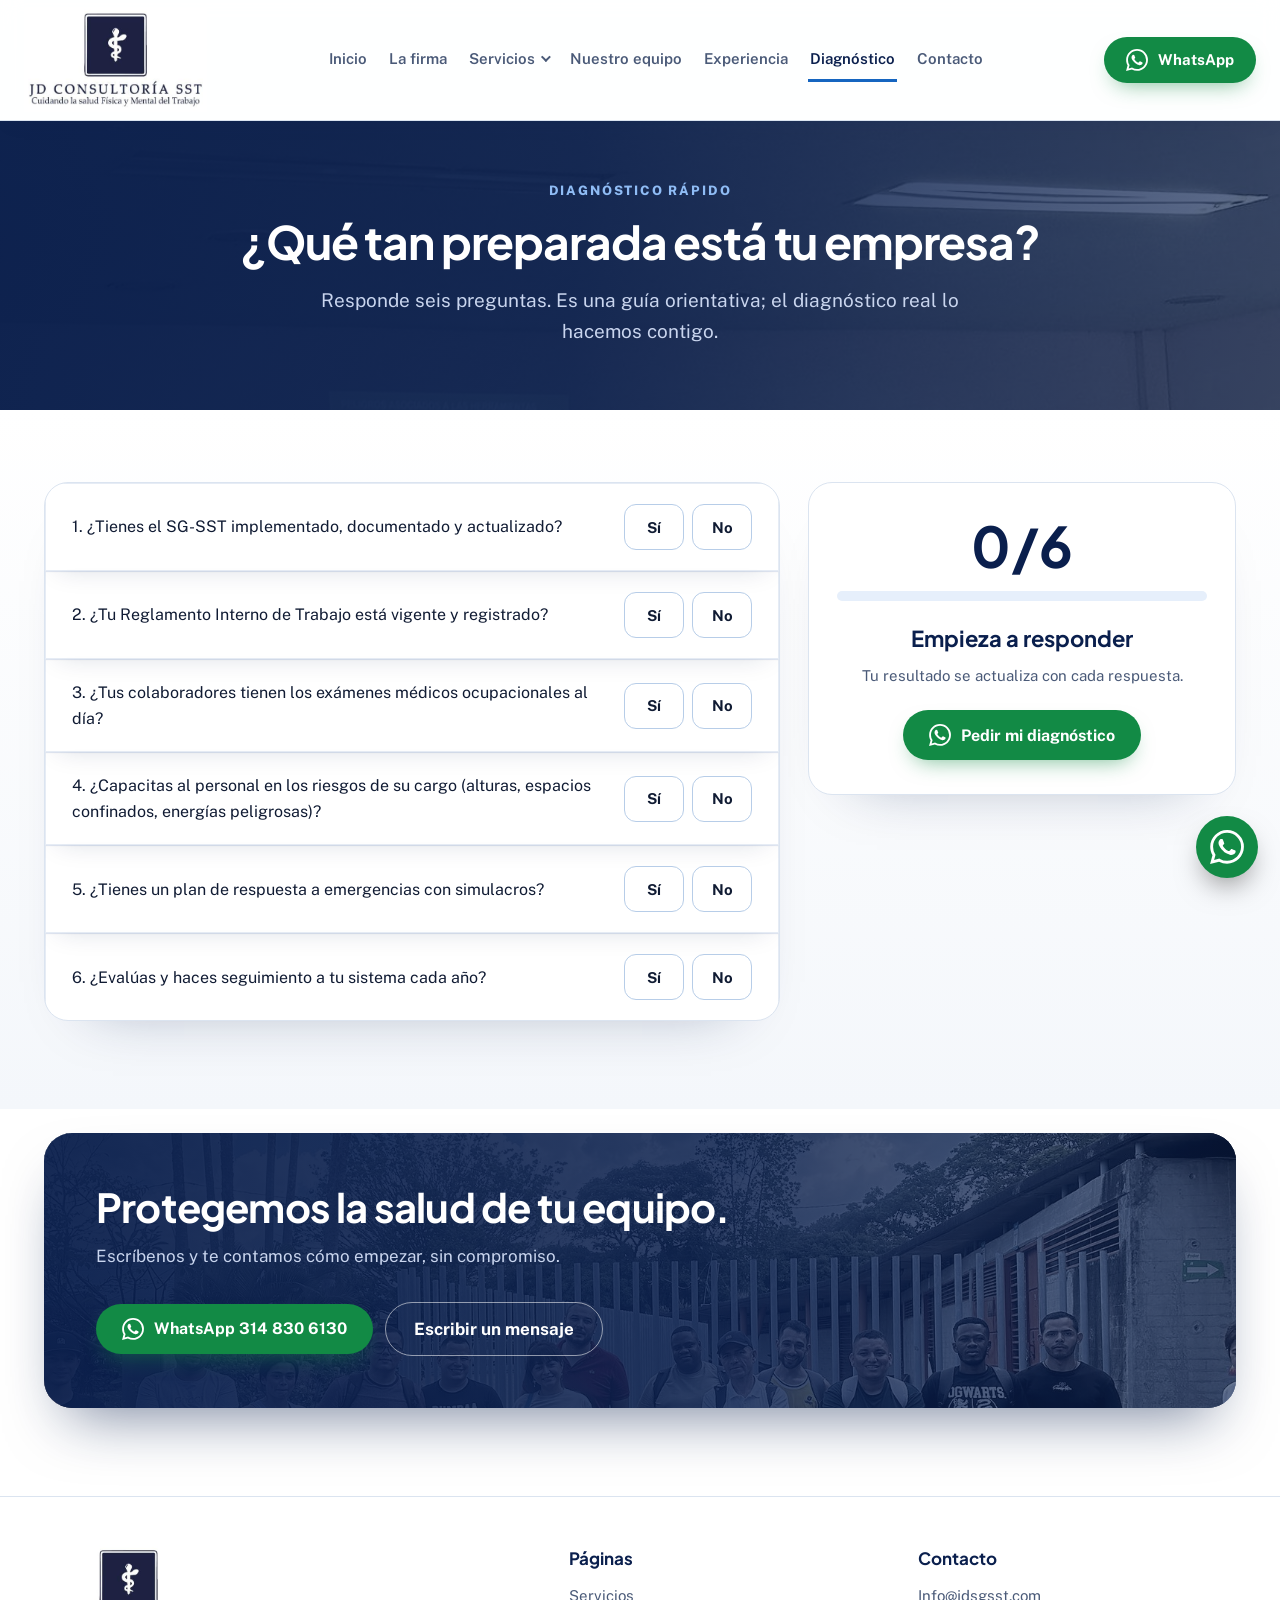
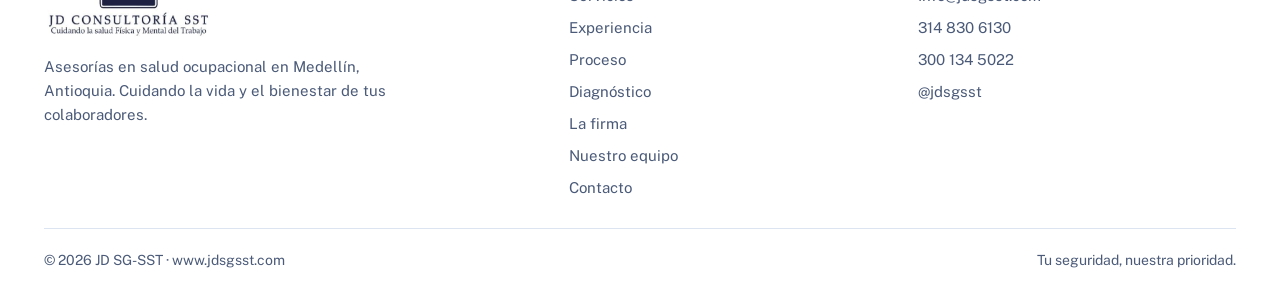
<file: diagnostico.html>
<!doctype html>
<html lang="es-CO">
<head>
<meta charset="utf-8">
<meta name="viewport" content="width=device-width, initial-scale=1">
<title>Diagnóstico rápido de seguridad y salud en el trabajo | JD SG-SST</title>
<meta name="description" content="Responde seis preguntas y conoce qué tan preparada está tu empresa en seguridad y salud en el trabajo. Guía orientativa gratuita.">
<link rel="canonical" href="https://www.jdsgsst.com/diagnostico.html">
<meta name="robots" content="index, follow">
<meta name="theme-color" content="#0a1f4d">
<link rel="icon" href="favicon.ico" sizes="any">
<link rel="icon" type="image/png" sizes="32x32" href="favicon-32.png">
<link rel="apple-touch-icon" href="apple-touch-icon.png">
<link rel="manifest" href="site.webmanifest">
<meta property="og:type" content="website"><meta property="og:locale" content="es_CO"><meta property="og:site_name" content="JD SG-SST">
<meta property="og:title" content="Diagnóstico rápido de seguridad y salud en el trabajo | JD SG-SST"><meta property="og:description" content="Responde seis preguntas y conoce qué tan preparada está tu empresa en seguridad y salud en el trabajo. Guía orientativa gratuita."><meta property="og:url" content="https://www.jdsgsst.com/diagnostico.html"><meta property="og:image" content="https://www.jdsgsst.com/img/grupo-jornada-exterior.jpg">
<meta name="twitter:card" content="summary_large_image">
<link rel="preconnect" href="https://fonts.googleapis.com"><link rel="preconnect" href="https://fonts.gstatic.com" crossorigin>
<link href="https://fonts.googleapis.com/css2?family=Plus+Jakarta+Sans:wght@600;700;800&family=Public+Sans:wght@400;500;600&display=swap" rel="stylesheet">
<link rel="stylesheet" href="style.css">
<script type="application/ld+json">{"@context": "https://schema.org", "@type": "ProfessionalService", "name": "JD Consultoría SST (JD SG-SST)", "url": "https://www.jdsgsst.com/", "logo": "https://www.jdsgsst.com/img/logo.png", "image": "https://www.jdsgsst.com/img/grupo-jornada-exterior.jpg", "description": "Implementación del SG-SST, reglamento interno de trabajo, cursos de alturas y espacios confinados, evaluaciones médicas ocupacionales y calificación de PCL en Medellín y Antioquia.", "telephone": "+573148306130", "email": "Info@jdsgsst.com", "address": {"@type": "PostalAddress", "addressLocality": "Medellín", "addressRegion": "Antioquia", "addressCountry": "CO"}, "areaServed": ["Medellín", "Antioquia"], "sameAs": ["https://instagram.com/jdsgsst"]}</script>
</head>
<body>
<a class="skip" href="#contenido">Saltar al contenido</a>
<header class="hdr"><div class="wrap"><a href="index.html" class="logo"><img src="img/logo.png" width="469" height="266" alt="JD Consultoría SST: cuidando la salud física y mental del trabajo"></a><nav aria-label="Principal"><a class="nl" href="index.html">Inicio</a><a class="nl" href="la-firma.html">La firma</a><div class="dd"><a class="nl" href="servicios.html" aria-haspopup="true">Servicios<i class="dch"></i></a><div class="ddm" role="menu"><a role="menuitem" href="servicios.html#gestion" data-group="gestion">Gestión y cumplimiento</a><a role="menuitem" href="servicios.html#salud" data-group="salud">Salud de los trabajadores</a><a role="menuitem" href="servicios.html#prevencion" data-group="prevencion">Prevención y emergencias</a></div></div><a class="nl" href="nuestro-equipo.html">Nuestro equipo</a><a class="nl" href="experiencia.html">Experiencia</a><a class="nl on" aria-current="page" href="diagnostico.html">Diagnóstico</a><a class="nl" href="contacto.html">Contacto</a></nav><a class="burger" href="#mnav" role="button" aria-label="Abrir menú" aria-expanded="false" aria-controls="mnav"><span></span></a><a class="wab" href="https://wa.me/573148306130"><svg viewBox="0 0 24 24" aria-hidden="true"><path d="M17.472 14.382c-.297-.149-1.758-.867-2.03-.967-.273-.099-.471-.148-.67.15-.197.297-.767.966-.94 1.164-.173.199-.347.223-.644.075-.297-.15-1.255-.463-2.39-1.475-.883-.788-1.48-1.761-1.653-2.059-.173-.297-.018-.458.13-.606.134-.133.298-.347.446-.52.149-.174.198-.298.298-.497.099-.198.05-.371-.025-.52-.075-.149-.669-1.612-.916-2.207-.242-.579-.487-.5-.669-.51-.173-.008-.371-.01-.57-.01-.198 0-.52.074-.792.372-.272.297-1.04 1.016-1.04 2.479 0 1.462 1.065 2.875 1.213 3.074.149.198 2.096 3.2 5.077 4.487.709.306 1.262.489 1.694.625.712.227 1.36.195 1.871.118.571-.085 1.758-.719 2.006-1.413.248-.694.248-1.289.173-1.413-.074-.124-.272-.198-.57-.347m-5.421 7.403h-.004a9.87 9.87 0 01-5.031-1.378l-.361-.214-3.741.982.998-3.648-.235-.374a9.86 9.86 0 01-1.51-5.26c.001-5.45 4.436-9.884 9.888-9.884 2.64 0 5.122 1.03 6.988 2.898a9.825 9.825 0 012.893 6.994c-.003 5.45-4.437 9.884-9.885 9.884m8.413-18.297A11.815 11.815 0 0012.05 0C5.495 0 .16 5.335.157 11.892c0 2.096.547 4.142 1.588 5.945L.057 24l6.305-1.654a11.882 11.882 0 005.683 1.448h.005c6.554 0 11.89-5.335 11.893-11.893a11.821 11.821 0 00-3.48-8.413z"/></svg>WhatsApp</a></div></header>
<div class="mnav" id="mnav" aria-hidden="true"><a class="scrim" href="#contenido" aria-label="Cerrar menú" tabindex="-1"></a><div class="pnl" role="dialog" aria-label="Menú"><div class="top"><a href="index.html"><img src="img/logo.png" width="469" height="266" alt="JD Consultoría SST: cuidando la salud física y mental del trabajo"></a><a class="x" href="#contenido" role="button" aria-label="Cerrar menú">×</a></div><a class="mi" href="index.html">Inicio</a><a class="mi" href="la-firma.html">La firma</a><button class="mi" type="button" aria-expanded="false" data-sub="s1">Servicios<i class="chev"></i></button><div class="sub" id="s1"><a href="servicios.html">Todos los servicios</a><a href="servicios.html#gestion" data-group="gestion">Gestión y cumplimiento</a><a href="servicios.html#salud" data-group="salud">Salud de los trabajadores</a><a href="servicios.html#prevencion" data-group="prevencion">Prevención y emergencias</a></div><a class="mi" href="nuestro-equipo.html">Nuestro equipo</a><a class="mi" href="experiencia.html">Experiencia</a><a class="mi" href="diagnostico.html">Diagnóstico</a><a class="mi" href="contacto.html">Contacto</a><div class="mwa"><a class="wab" href="https://wa.me/573148306130"><svg viewBox="0 0 24 24" aria-hidden="true"><path d="M17.472 14.382c-.297-.149-1.758-.867-2.03-.967-.273-.099-.471-.148-.67.15-.197.297-.767.966-.94 1.164-.173.199-.347.223-.644.075-.297-.15-1.255-.463-2.39-1.475-.883-.788-1.48-1.761-1.653-2.059-.173-.297-.018-.458.13-.606.134-.133.298-.347.446-.52.149-.174.198-.298.298-.497.099-.198.05-.371-.025-.52-.075-.149-.669-1.612-.916-2.207-.242-.579-.487-.5-.669-.51-.173-.008-.371-.01-.57-.01-.198 0-.52.074-.792.372-.272.297-1.04 1.016-1.04 2.479 0 1.462 1.065 2.875 1.213 3.074.149.198 2.096 3.2 5.077 4.487.709.306 1.262.489 1.694.625.712.227 1.36.195 1.871.118.571-.085 1.758-.719 2.006-1.413.248-.694.248-1.289.173-1.413-.074-.124-.272-.198-.57-.347m-5.421 7.403h-.004a9.87 9.87 0 01-5.031-1.378l-.361-.214-3.741.982.998-3.648-.235-.374a9.86 9.86 0 01-1.51-5.26c.001-5.45 4.436-9.884 9.888-9.884 2.64 0 5.122 1.03 6.988 2.898a9.825 9.825 0 012.893 6.994c-.003 5.45-4.437 9.884-9.885 9.884m8.413-18.297A11.815 11.815 0 0012.05 0C5.495 0 .16 5.335.157 11.892c0 2.096.547 4.142 1.588 5.945L.057 24l6.305-1.654a11.882 11.882 0 005.683 1.448h.005c6.554 0 11.89-5.335 11.893-11.893a11.821 11.821 0 00-3.48-8.413z"/></svg>WhatsApp</a></div></div></div><main id="contenido">

<section class="band has-img"><img class="bimg" src="img/charla-proyector-sst.jpg" alt="" loading="eager"><div class="wrap"><p class="eyebrow">Diagnóstico rápido</p><h1>¿Qué tan preparada está tu empresa?</h1><p class="lead">Responde seis preguntas. Es una guía orientativa; el diagnóstico real lo hacemos contigo.</p></div></section>
<section class="sec end"><div class="wrap diag"><div class="qs"><div class="q"><span>1. ¿Tienes el SG-SST implementado, documentado y actualizado?</span><div class="yn" role="group" aria-label="Respuesta a la pregunta 1"><button type="button" data-q="0" data-v="1" aria-pressed="false">Sí</button><button type="button" data-q="0" data-v="0" aria-pressed="false" class="no">No</button></div></div><div class="q"><span>2. ¿Tu Reglamento Interno de Trabajo está vigente y registrado?</span><div class="yn" role="group" aria-label="Respuesta a la pregunta 2"><button type="button" data-q="1" data-v="1" aria-pressed="false">Sí</button><button type="button" data-q="1" data-v="0" aria-pressed="false" class="no">No</button></div></div><div class="q"><span>3. ¿Tus colaboradores tienen los exámenes médicos ocupacionales al día?</span><div class="yn" role="group" aria-label="Respuesta a la pregunta 3"><button type="button" data-q="2" data-v="1" aria-pressed="false">Sí</button><button type="button" data-q="2" data-v="0" aria-pressed="false" class="no">No</button></div></div><div class="q"><span>4. ¿Capacitas al personal en los riesgos de su cargo (alturas, espacios confinados, energías peligrosas)?</span><div class="yn" role="group" aria-label="Respuesta a la pregunta 4"><button type="button" data-q="3" data-v="1" aria-pressed="false">Sí</button><button type="button" data-q="3" data-v="0" aria-pressed="false" class="no">No</button></div></div><div class="q"><span>5. ¿Tienes un plan de respuesta a emergencias con simulacros?</span><div class="yn" role="group" aria-label="Respuesta a la pregunta 5"><button type="button" data-q="4" data-v="1" aria-pressed="false">Sí</button><button type="button" data-q="4" data-v="0" aria-pressed="false" class="no">No</button></div></div><div class="q"><span>6. ¿Evalúas y haces seguimiento a tu sistema cada año?</span><div class="yn" role="group" aria-label="Respuesta a la pregunta 6"><button type="button" data-q="5" data-v="1" aria-pressed="false">Sí</button><button type="button" data-q="5" data-v="0" aria-pressed="false" class="no">No</button></div></div></div><aside class="res" aria-live="polite"><p class="score"><span id="sc">0</span>/6</p><div class="meter"><i id="mt"></i></div><h2 id="rt">Empieza a responder</h2><p id="rp">Tu resultado se actualiza con cada respuesta.</p><a class="wab" id="rl" href="https://wa.me/573148306130"><svg viewBox="0 0 24 24" aria-hidden="true"><path d="M17.472 14.382c-.297-.149-1.758-.867-2.03-.967-.273-.099-.471-.148-.67.15-.197.297-.767.966-.94 1.164-.173.199-.347.223-.644.075-.297-.15-1.255-.463-2.39-1.475-.883-.788-1.48-1.761-1.653-2.059-.173-.297-.018-.458.13-.606.134-.133.298-.347.446-.52.149-.174.198-.298.298-.497.099-.198.05-.371-.025-.52-.075-.149-.669-1.612-.916-2.207-.242-.579-.487-.5-.669-.51-.173-.008-.371-.01-.57-.01-.198 0-.52.074-.792.372-.272.297-1.04 1.016-1.04 2.479 0 1.462 1.065 2.875 1.213 3.074.149.198 2.096 3.2 5.077 4.487.709.306 1.262.489 1.694.625.712.227 1.36.195 1.871.118.571-.085 1.758-.719 2.006-1.413.248-.694.248-1.289.173-1.413-.074-.124-.272-.198-.57-.347m-5.421 7.403h-.004a9.87 9.87 0 01-5.031-1.378l-.361-.214-3.741.982.998-3.648-.235-.374a9.86 9.86 0 01-1.51-5.26c.001-5.45 4.436-9.884 9.888-9.884 2.64 0 5.122 1.03 6.988 2.898a9.825 9.825 0 012.893 6.994c-.003 5.45-4.437 9.884-9.885 9.884m8.413-18.297A11.815 11.815 0 0012.05 0C5.495 0 .16 5.335.157 11.892c0 2.096.547 4.142 1.588 5.945L.057 24l6.305-1.654a11.882 11.882 0 005.683 1.448h.005c6.554 0 11.89-5.335 11.893-11.893a11.821 11.821 0 00-3.48-8.413z"/></svg>Pedir mi diagnóstico</a></aside></div></section>
</main>
<section style="padding-block:24px 88px"><div class="wrap"><div class="cta"><img class="bg" src="img/equipo-capacitacion-sst.jpg" alt="" loading="lazy"><div><h2>Protegemos la salud de tu equipo.</h2><p>Escríbenos y te contamos cómo empezar, sin compromiso.</p></div><div class="btns"><a class="wab" href="https://wa.me/573148306130"><svg viewBox="0 0 24 24" aria-hidden="true"><path d="M17.472 14.382c-.297-.149-1.758-.867-2.03-.967-.273-.099-.471-.148-.67.15-.197.297-.767.966-.94 1.164-.173.199-.347.223-.644.075-.297-.15-1.255-.463-2.39-1.475-.883-.788-1.48-1.761-1.653-2.059-.173-.297-.018-.458.13-.606.134-.133.298-.347.446-.52.149-.174.198-.298.298-.497.099-.198.05-.371-.025-.52-.075-.149-.669-1.612-.916-2.207-.242-.579-.487-.5-.669-.51-.173-.008-.371-.01-.57-.01-.198 0-.52.074-.792.372-.272.297-1.04 1.016-1.04 2.479 0 1.462 1.065 2.875 1.213 3.074.149.198 2.096 3.2 5.077 4.487.709.306 1.262.489 1.694.625.712.227 1.36.195 1.871.118.571-.085 1.758-.719 2.006-1.413.248-.694.248-1.289.173-1.413-.074-.124-.272-.198-.57-.347m-5.421 7.403h-.004a9.87 9.87 0 01-5.031-1.378l-.361-.214-3.741.982.998-3.648-.235-.374a9.86 9.86 0 01-1.51-5.26c.001-5.45 4.436-9.884 9.888-9.884 2.64 0 5.122 1.03 6.988 2.898a9.825 9.825 0 012.893 6.994c-.003 5.45-4.437 9.884-9.885 9.884m8.413-18.297A11.815 11.815 0 0012.05 0C5.495 0 .16 5.335.157 11.892c0 2.096.547 4.142 1.588 5.945L.057 24l6.305-1.654a11.882 11.882 0 005.683 1.448h.005c6.554 0 11.89-5.335 11.893-11.893a11.821 11.821 0 00-3.48-8.413z"/></svg>WhatsApp 314 830 6130</a><a class="btn outw" href="contacto.html">Escribir un mensaje</a></div></div></div></section>
<footer class="ftr"><div class="wrap"><div class="fg">
<div><img src="img/logo.png" width="469" height="266" alt="JD Consultoría SST" loading="lazy"><p>Asesorías en salud ocupacional en Medellín, Antioquia. Cuidando la vida y el bienestar de tus colaboradores.</p></div>
<div><h2>Páginas</h2><ul><li><a href="servicios.html">Servicios</a></li><li><a href="experiencia.html">Experiencia</a></li><li><a href="index.html#proceso">Proceso</a></li><li><a href="diagnostico.html">Diagnóstico</a></li><li><a href="la-firma.html">La firma</a></li><li><a href="nuestro-equipo.html">Nuestro equipo</a></li><li><a href="contacto.html">Contacto</a></li></ul></div>
<div><h2>Contacto</h2><ul><li><a href="mailto:Info@jdsgsst.com">Info@jdsgsst.com</a></li><li><a href="tel:+573148306130">314 830 6130</a></li><li><a href="tel:+573001345022">300 134 5022</a></li><li><a href="https://instagram.com/jdsgsst">@jdsgsst</a></li></ul></div>
</div><div class="fb"><span>© 2026 JD SG-SST · www.jdsgsst.com</span><span>Tu seguridad, nuestra prioridad.</span></div></div></footer>
<a class="fab" href="https://wa.me/573148306130" aria-label="Escríbenos por WhatsApp"><svg viewBox="0 0 24 24" aria-hidden="true"><path d="M17.472 14.382c-.297-.149-1.758-.867-2.03-.967-.273-.099-.471-.148-.67.15-.197.297-.767.966-.94 1.164-.173.199-.347.223-.644.075-.297-.15-1.255-.463-2.39-1.475-.883-.788-1.48-1.761-1.653-2.059-.173-.297-.018-.458.13-.606.134-.133.298-.347.446-.52.149-.174.198-.298.298-.497.099-.198.05-.371-.025-.52-.075-.149-.669-1.612-.916-2.207-.242-.579-.487-.5-.669-.51-.173-.008-.371-.01-.57-.01-.198 0-.52.074-.792.372-.272.297-1.04 1.016-1.04 2.479 0 1.462 1.065 2.875 1.213 3.074.149.198 2.096 3.2 5.077 4.487.709.306 1.262.489 1.694.625.712.227 1.36.195 1.871.118.571-.085 1.758-.719 2.006-1.413.248-.694.248-1.289.173-1.413-.074-.124-.272-.198-.57-.347m-5.421 7.403h-.004a9.87 9.87 0 01-5.031-1.378l-.361-.214-3.741.982.998-3.648-.235-.374a9.86 9.86 0 01-1.51-5.26c.001-5.45 4.436-9.884 9.888-9.884 2.64 0 5.122 1.03 6.988 2.898a9.825 9.825 0 012.893 6.994c-.003 5.45-4.437 9.884-9.885 9.884m8.413-18.297A11.815 11.815 0 0012.05 0C5.495 0 .16 5.335.157 11.892c0 2.096.547 4.142 1.588 5.945L.057 24l6.305-1.654a11.882 11.882 0 005.683 1.448h.005c6.554 0 11.89-5.335 11.893-11.893a11.821 11.821 0 00-3.48-8.413z"/></svg></a>
<script>(function(){var h=document.querySelector('.hdr');function f(){if(h)h.classList.toggle('sm',window.scrollY>60)}window.addEventListener('scroll',f,{passive:true});f();
if('IntersectionObserver' in window&&!window.matchMedia('(prefers-reduced-motion: reduce)').matches){var els=document.querySelectorAll('.card,.ex,.sp,.sector,.step,.tm,.ap,.fact,.vp div,.gal figure,.mason a,.q,.split,.note');var io=new IntersectionObserver(function(es){es.forEach(function(e){if(e.isIntersecting){e.target.classList.add('in');io.unobserve(e.target)}})},{rootMargin:'0px 0px -40px 0px'});els.forEach(function(el){var r=el.getBoundingClientRect();if(r.top>window.innerHeight){el.classList.add('rv');io.observe(el)}});setTimeout(function(){document.querySelectorAll('.rv:not(.in)').forEach(function(el){var r=el.getBoundingClientRect();if(r.top<window.innerHeight*1.2)el.classList.add('in')})},2500)}})();</script>
<script>(function(){const Q=["SG-SST implementado", "Reglamento Interno de Trabajo", "Exámenes médicos ocupacionales", "Capacitación por cargo", "Plan de emergencias", "Evaluación y seguimiento"];const A=Array(6).fill(null);
document.querySelectorAll('.yn button').forEach(b=>b.addEventListener('click',()=>{const q=+b.dataset.q;A[q]=b.dataset.v==='1';
document.querySelectorAll('.yn button[data-q="'+q+'"]').forEach(x=>x.setAttribute('aria-pressed',String((x.dataset.v==='1')===A[q])));upd();}));
function upd(){const y=A.filter(a=>a===true).length,d=A.filter(a=>a!==null).length;let t,p,c='#1565c0';
if(d===0){t='Empieza a responder';p='Tu resultado se actualiza con cada respuesta.'}
else if(d<6){t='Sigue respondiendo';p='Te faltan '+(6-d)+(6-d>1?' preguntas':' pregunta')+' para un resultado completo.'}
else if(y<=2){t='Prioridad alta';p='Hay vacíos importantes. Conviene empezar por un diagnóstico completo.';c='#a8351f'}
else if(y<=4){t='Vas por buen camino';p='Tienes una base, con pendientes que vale la pena cerrar pronto.';c='#b57a00'}
else{t='Base sólida';p='Cumples con casi todo. Revisemos los detalles para mantenerlo al día.'}
document.getElementById('sc').textContent=y;const m=document.getElementById('mt');m.style.width=Math.round(y/6*100)+'%';m.style.background=c;
document.getElementById('rt').textContent=t;document.getElementById('rp').textContent=p;
const miss=A.map((a,i)=>a===false?Q[i]:null).filter(Boolean);
const txt='Hola, hice el diagnóstico rápido en su página.'+(miss.length?' Me faltan: '+miss.join(', ')+'.':'')+' Quisiera agendar un diagnóstico.';
document.getElementById('rl').href='https://wa.me/573148306130?text='+encodeURIComponent(txt);}
upd();})();
</script><script>(function(){var b=document.querySelector('.burger'),m=document.getElementById('mnav');if(!b||!m)return;var last=null;
function open(e){if(e&&e.preventDefault)e.preventDefault();m.classList.add('open');m.setAttribute('aria-hidden','false');b.setAttribute('aria-expanded','true');document.body.style.overflow='hidden';last=document.activeElement;var x=m.querySelector('.x');x&&x.focus()}
function close(e){if(e&&e.preventDefault&&e.currentTarget&&(e.currentTarget.classList.contains('x')||e.currentTarget.classList.contains('scrim')))e.preventDefault();m.classList.remove('open');m.setAttribute('aria-hidden','true');b.setAttribute('aria-expanded','false');document.body.style.overflow='';last&&last.focus&&b.focus()}
b.addEventListener('click',open);m.querySelector('.x').addEventListener('click',close);m.querySelector('.scrim').addEventListener('click',close);
document.addEventListener('keydown',function(e){if(e.key==='Escape'&&m.classList.contains('open'))close()});
[].forEach.call(m.querySelectorAll('[data-sub]'),function(t){t.addEventListener('click',function(){var s=document.getElementById(t.dataset.sub),o=s.classList.toggle('open');t.setAttribute('aria-expanded',o?'true':'false')})});
[].forEach.call(m.querySelectorAll('a'),function(a){a.addEventListener('click',function(){close()})})})();</script><button type="button" class="totop" aria-label="Volver arriba" hidden><svg viewBox="0 0 24 24" aria-hidden="true"><path d="M6 15l6-6 6 6"/></svg></button><script>(function(){var t=document.querySelector(".totop");if(!t)return;function u(){t.hidden=window.scrollY<900}window.addEventListener("scroll",u,{passive:true});u();t.addEventListener("click",function(){window.scrollTo({top:0,behavior:window.matchMedia("(prefers-reduced-motion: reduce)").matches?"auto":"smooth"})})})();</script></body>
</html>
</file>
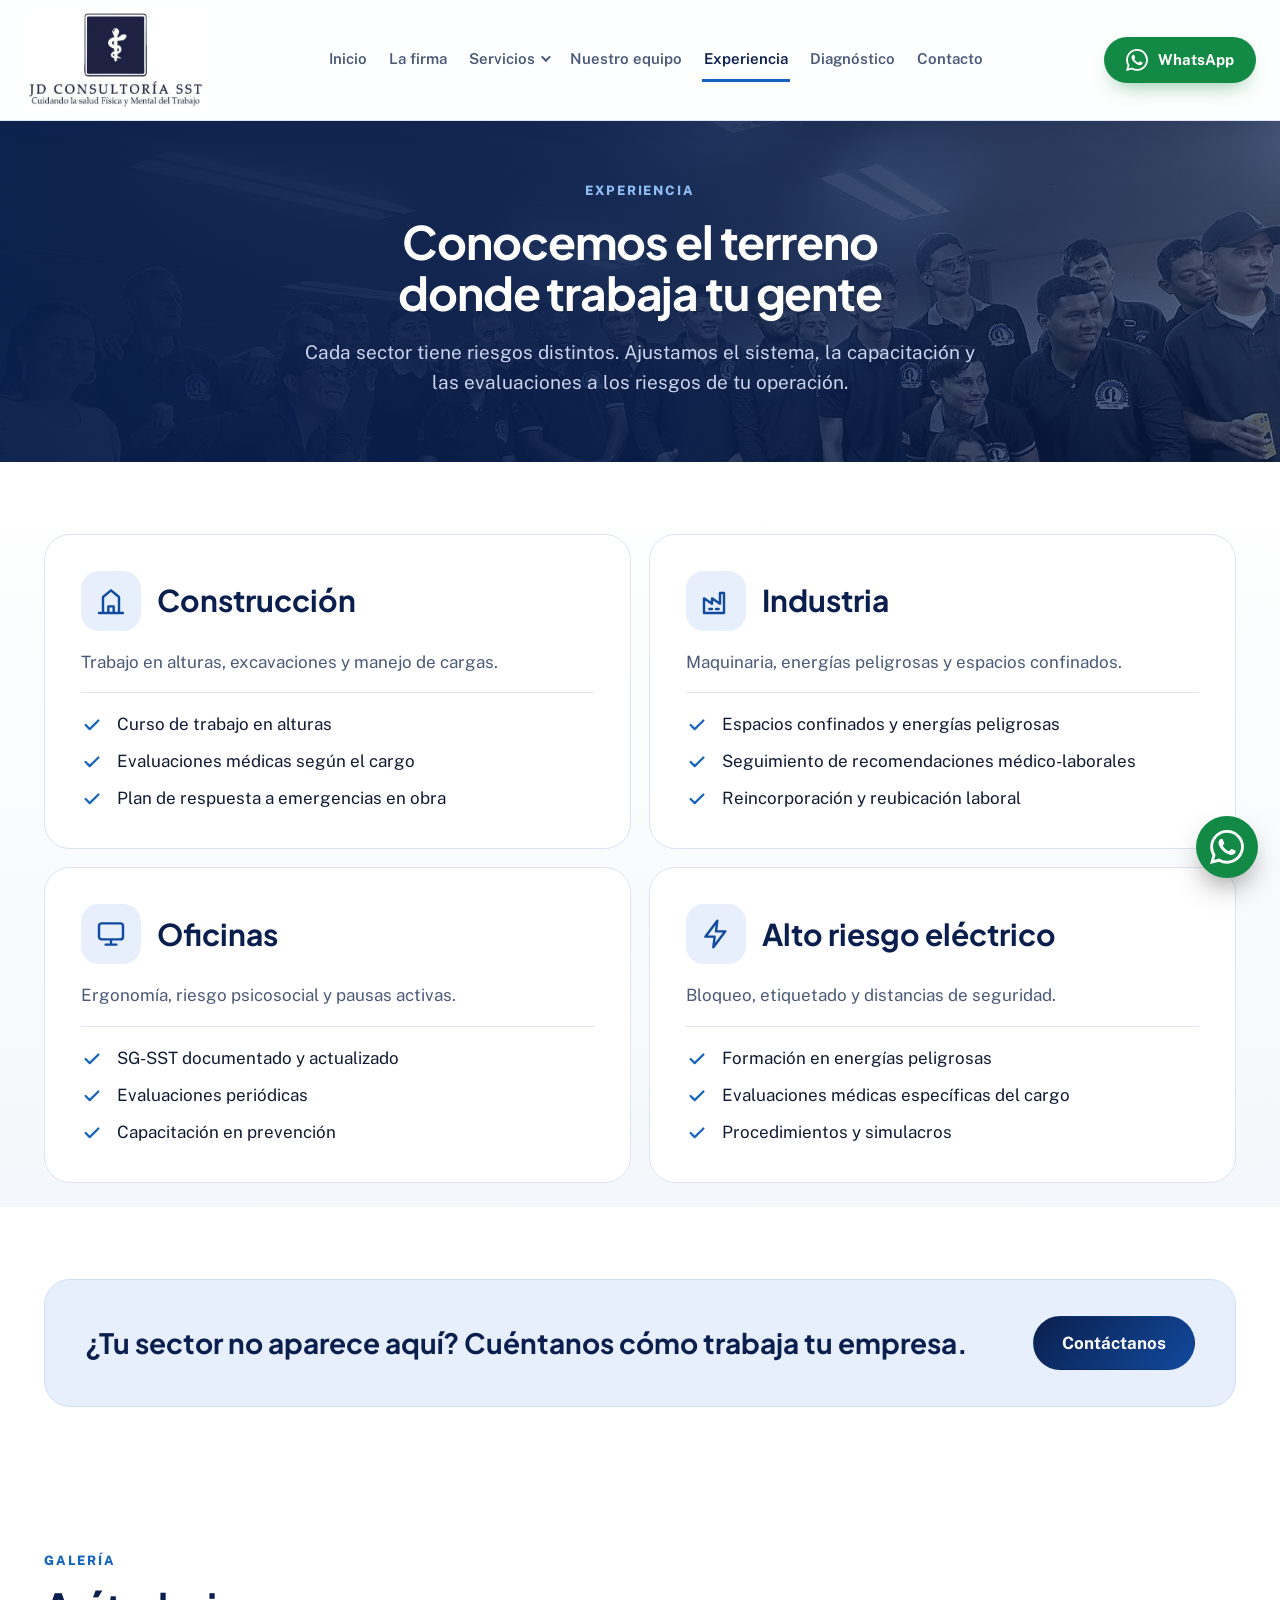
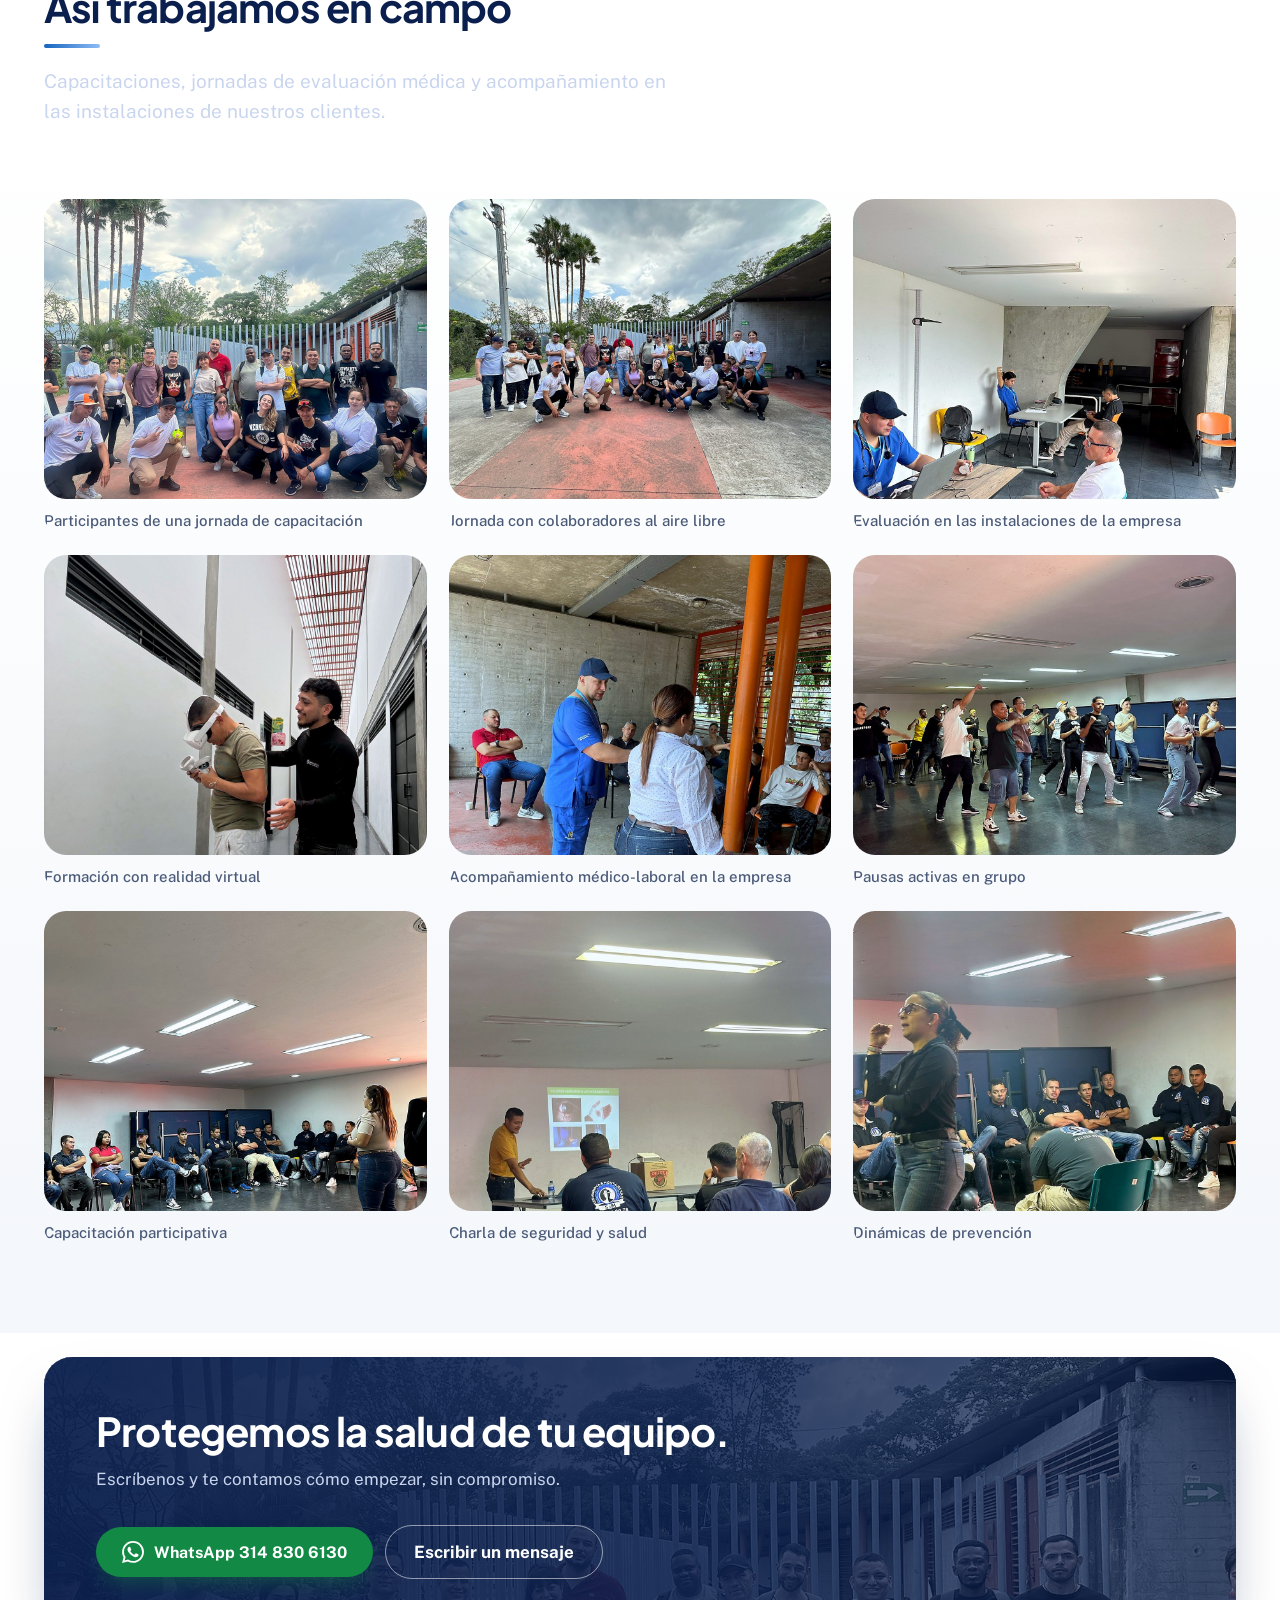
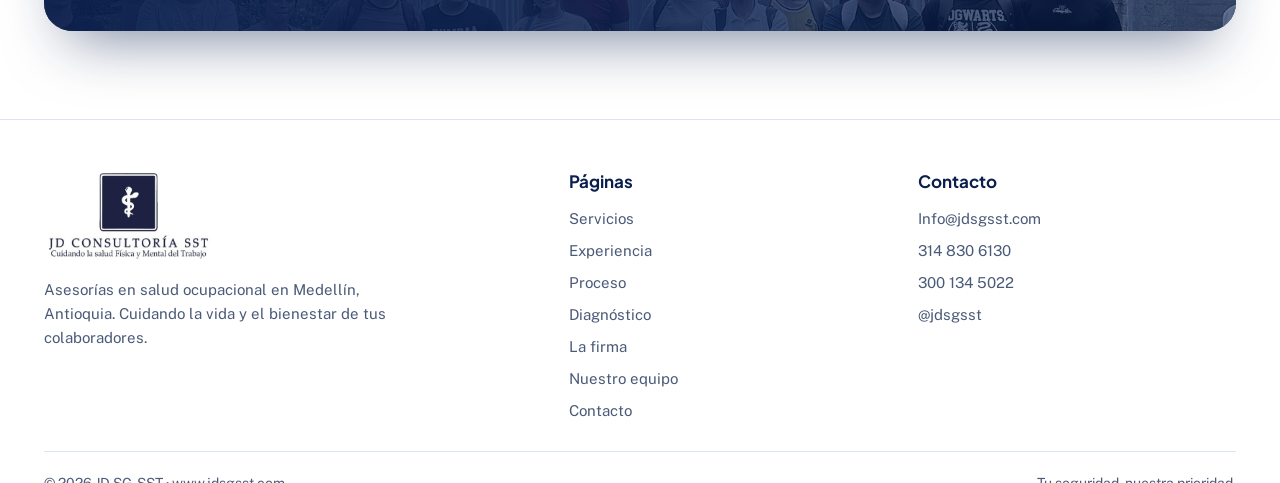
<file: experiencia.html>
<!doctype html>
<html lang="es-CO">
<head>
<meta charset="utf-8">
<meta name="viewport" content="width=device-width, initial-scale=1">
<title>Experiencia en campo y por sectores | JD SG-SST</title>
<meta name="description" content="Cada sector tiene riesgos distintos. Mira cómo trabajamos en las instalaciones de nuestros clientes en Medellín y Antioquia.">
<link rel="canonical" href="https://www.jdsgsst.com/experiencia.html">
<meta name="robots" content="index, follow">
<meta name="theme-color" content="#0a1f4d">
<link rel="icon" href="favicon.ico" sizes="any">
<link rel="icon" type="image/png" sizes="32x32" href="favicon-32.png">
<link rel="apple-touch-icon" href="apple-touch-icon.png">
<link rel="manifest" href="site.webmanifest">
<meta property="og:type" content="website"><meta property="og:locale" content="es_CO"><meta property="og:site_name" content="JD SG-SST">
<meta property="og:title" content="Experiencia en campo y por sectores | JD SG-SST"><meta property="og:description" content="Cada sector tiene riesgos distintos. Mira cómo trabajamos en las instalaciones de nuestros clientes en Medellín y Antioquia."><meta property="og:url" content="https://www.jdsgsst.com/experiencia.html"><meta property="og:image" content="https://www.jdsgsst.com/img/grupo-jornada-exterior.jpg">
<meta name="twitter:card" content="summary_large_image">
<link rel="preconnect" href="https://fonts.googleapis.com"><link rel="preconnect" href="https://fonts.gstatic.com" crossorigin>
<link href="https://fonts.googleapis.com/css2?family=Plus+Jakarta+Sans:wght@600;700;800&family=Public+Sans:wght@400;500;600&display=swap" rel="stylesheet">
<link rel="stylesheet" href="style.css">
<script type="application/ld+json">{"@context": "https://schema.org", "@type": "ProfessionalService", "name": "JD Consultoría SST (JD SG-SST)", "url": "https://www.jdsgsst.com/", "logo": "https://www.jdsgsst.com/img/logo.png", "image": "https://www.jdsgsst.com/img/grupo-jornada-exterior.jpg", "description": "Implementación del SG-SST, reglamento interno de trabajo, cursos de alturas y espacios confinados, evaluaciones médicas ocupacionales y calificación de PCL en Medellín y Antioquia.", "telephone": "+573148306130", "email": "Info@jdsgsst.com", "address": {"@type": "PostalAddress", "addressLocality": "Medellín", "addressRegion": "Antioquia", "addressCountry": "CO"}, "areaServed": ["Medellín", "Antioquia"], "sameAs": ["https://instagram.com/jdsgsst"]}</script>
</head>
<body>
<a class="skip" href="#contenido">Saltar al contenido</a>
<header class="hdr"><div class="wrap"><a href="index.html" class="logo"><img src="img/logo.png" width="469" height="266" alt="JD Consultoría SST: cuidando la salud física y mental del trabajo"></a><nav aria-label="Principal"><a class="nl" href="index.html">Inicio</a><a class="nl" href="la-firma.html">La firma</a><div class="dd"><a class="nl" href="servicios.html" aria-haspopup="true">Servicios<i class="dch"></i></a><div class="ddm" role="menu"><a role="menuitem" href="servicios.html#gestion" data-group="gestion">Gestión y cumplimiento</a><a role="menuitem" href="servicios.html#salud" data-group="salud">Salud de los trabajadores</a><a role="menuitem" href="servicios.html#prevencion" data-group="prevencion">Prevención y emergencias</a></div></div><a class="nl" href="nuestro-equipo.html">Nuestro equipo</a><a class="nl on" aria-current="page" href="experiencia.html">Experiencia</a><a class="nl" href="diagnostico.html">Diagnóstico</a><a class="nl" href="contacto.html">Contacto</a></nav><a class="burger" href="#mnav" role="button" aria-label="Abrir menú" aria-expanded="false" aria-controls="mnav"><span></span></a><a class="wab" href="https://wa.me/573148306130"><svg viewBox="0 0 24 24" aria-hidden="true"><path d="M17.472 14.382c-.297-.149-1.758-.867-2.03-.967-.273-.099-.471-.148-.67.15-.197.297-.767.966-.94 1.164-.173.199-.347.223-.644.075-.297-.15-1.255-.463-2.39-1.475-.883-.788-1.48-1.761-1.653-2.059-.173-.297-.018-.458.13-.606.134-.133.298-.347.446-.52.149-.174.198-.298.298-.497.099-.198.05-.371-.025-.52-.075-.149-.669-1.612-.916-2.207-.242-.579-.487-.5-.669-.51-.173-.008-.371-.01-.57-.01-.198 0-.52.074-.792.372-.272.297-1.04 1.016-1.04 2.479 0 1.462 1.065 2.875 1.213 3.074.149.198 2.096 3.2 5.077 4.487.709.306 1.262.489 1.694.625.712.227 1.36.195 1.871.118.571-.085 1.758-.719 2.006-1.413.248-.694.248-1.289.173-1.413-.074-.124-.272-.198-.57-.347m-5.421 7.403h-.004a9.87 9.87 0 01-5.031-1.378l-.361-.214-3.741.982.998-3.648-.235-.374a9.86 9.86 0 01-1.51-5.26c.001-5.45 4.436-9.884 9.888-9.884 2.64 0 5.122 1.03 6.988 2.898a9.825 9.825 0 012.893 6.994c-.003 5.45-4.437 9.884-9.885 9.884m8.413-18.297A11.815 11.815 0 0012.05 0C5.495 0 .16 5.335.157 11.892c0 2.096.547 4.142 1.588 5.945L.057 24l6.305-1.654a11.882 11.882 0 005.683 1.448h.005c6.554 0 11.89-5.335 11.893-11.893a11.821 11.821 0 00-3.48-8.413z"/></svg>WhatsApp</a></div></header>
<div class="mnav" id="mnav" aria-hidden="true"><a class="scrim" href="#contenido" aria-label="Cerrar menú" tabindex="-1"></a><div class="pnl" role="dialog" aria-label="Menú"><div class="top"><a href="index.html"><img src="img/logo.png" width="469" height="266" alt="JD Consultoría SST: cuidando la salud física y mental del trabajo"></a><a class="x" href="#contenido" role="button" aria-label="Cerrar menú">×</a></div><a class="mi" href="index.html">Inicio</a><a class="mi" href="la-firma.html">La firma</a><button class="mi" type="button" aria-expanded="false" data-sub="s1">Servicios<i class="chev"></i></button><div class="sub" id="s1"><a href="servicios.html">Todos los servicios</a><a href="servicios.html#gestion" data-group="gestion">Gestión y cumplimiento</a><a href="servicios.html#salud" data-group="salud">Salud de los trabajadores</a><a href="servicios.html#prevencion" data-group="prevencion">Prevención y emergencias</a></div><a class="mi" href="nuestro-equipo.html">Nuestro equipo</a><a class="mi" href="experiencia.html">Experiencia</a><a class="mi" href="diagnostico.html">Diagnóstico</a><a class="mi" href="contacto.html">Contacto</a><div class="mwa"><a class="wab" href="https://wa.me/573148306130"><svg viewBox="0 0 24 24" aria-hidden="true"><path d="M17.472 14.382c-.297-.149-1.758-.867-2.03-.967-.273-.099-.471-.148-.67.15-.197.297-.767.966-.94 1.164-.173.199-.347.223-.644.075-.297-.15-1.255-.463-2.39-1.475-.883-.788-1.48-1.761-1.653-2.059-.173-.297-.018-.458.13-.606.134-.133.298-.347.446-.52.149-.174.198-.298.298-.497.099-.198.05-.371-.025-.52-.075-.149-.669-1.612-.916-2.207-.242-.579-.487-.5-.669-.51-.173-.008-.371-.01-.57-.01-.198 0-.52.074-.792.372-.272.297-1.04 1.016-1.04 2.479 0 1.462 1.065 2.875 1.213 3.074.149.198 2.096 3.2 5.077 4.487.709.306 1.262.489 1.694.625.712.227 1.36.195 1.871.118.571-.085 1.758-.719 2.006-1.413.248-.694.248-1.289.173-1.413-.074-.124-.272-.198-.57-.347m-5.421 7.403h-.004a9.87 9.87 0 01-5.031-1.378l-.361-.214-3.741.982.998-3.648-.235-.374a9.86 9.86 0 01-1.51-5.26c.001-5.45 4.436-9.884 9.888-9.884 2.64 0 5.122 1.03 6.988 2.898a9.825 9.825 0 012.893 6.994c-.003 5.45-4.437 9.884-9.885 9.884m8.413-18.297A11.815 11.815 0 0012.05 0C5.495 0 .16 5.335.157 11.892c0 2.096.547 4.142 1.588 5.945L.057 24l6.305-1.654a11.882 11.882 0 005.683 1.448h.005c6.554 0 11.89-5.335 11.893-11.893a11.821 11.821 0 00-3.48-8.413z"/></svg>WhatsApp</a></div></div></div><main id="contenido">
<section class="band has-img"><img class="bimg" src="img/grupo-capacitacion-sala.jpg" alt="" loading="eager"><div class="wrap"><p class="eyebrow">Experiencia</p><h1>Conocemos el terreno donde trabaja tu gente</h1><p class="lead">Cada sector tiene riesgos distintos. Ajustamos el sistema, la capacitación y las evaluaciones a los riesgos de tu operación.</p></div></section>
<section class="sec"><div class="wrap grid2"><article class="sector"><header><span class="ico"><svg viewBox="0 0 24 24" aria-hidden="true"><path d="M3 21h18M6 21V9l6-5 6 5v12M10 21v-5h4v5"/></svg></span><h2>Construcción</h2></header><p>Trabajo en alturas, excavaciones y manejo de cargas.</p><ul class="ul"><li><svg class="ck" viewBox="0 0 24 24" aria-hidden="true"><path d="M5 12l4.5 4.5L19 7"/></svg><span>Curso de trabajo en alturas</span></li><li><svg class="ck" viewBox="0 0 24 24" aria-hidden="true"><path d="M5 12l4.5 4.5L19 7"/></svg><span>Evaluaciones médicas según el cargo</span></li><li><svg class="ck" viewBox="0 0 24 24" aria-hidden="true"><path d="M5 12l4.5 4.5L19 7"/></svg><span>Plan de respuesta a emergencias en obra</span></li></ul></article><article class="sector"><header><span class="ico"><svg viewBox="0 0 24 24" aria-hidden="true"><path d="M3 21V10l6 4v-4l6 4V6h3v15zM7 18h2M12 18h2"/></svg></span><h2>Industria</h2></header><p>Maquinaria, energías peligrosas y espacios confinados.</p><ul class="ul"><li><svg class="ck" viewBox="0 0 24 24" aria-hidden="true"><path d="M5 12l4.5 4.5L19 7"/></svg><span>Espacios confinados y energías peligrosas</span></li><li><svg class="ck" viewBox="0 0 24 24" aria-hidden="true"><path d="M5 12l4.5 4.5L19 7"/></svg><span>Seguimiento de recomendaciones médico-laborales</span></li><li><svg class="ck" viewBox="0 0 24 24" aria-hidden="true"><path d="M5 12l4.5 4.5L19 7"/></svg><span>Reincorporación y reubicación laboral</span></li></ul></article><article class="sector"><header><span class="ico"><svg viewBox="0 0 24 24" aria-hidden="true"><path d="M5 4h14a2 2 0 012 2v8a2 2 0 01-2 2H5a2 2 0 01-2-2V6a2 2 0 012-2zM8 20h8M12 16v4"/></svg></span><h2>Oficinas</h2></header><p>Ergonomía, riesgo psicosocial y pausas activas.</p><ul class="ul"><li><svg class="ck" viewBox="0 0 24 24" aria-hidden="true"><path d="M5 12l4.5 4.5L19 7"/></svg><span>SG-SST documentado y actualizado</span></li><li><svg class="ck" viewBox="0 0 24 24" aria-hidden="true"><path d="M5 12l4.5 4.5L19 7"/></svg><span>Evaluaciones periódicas</span></li><li><svg class="ck" viewBox="0 0 24 24" aria-hidden="true"><path d="M5 12l4.5 4.5L19 7"/></svg><span>Capacitación en prevención</span></li></ul></article><article class="sector"><header><span class="ico"><svg viewBox="0 0 24 24" aria-hidden="true"><path d="M13 2L4 14h7l-1 8 9-12h-7z"/></svg></span><h2>Alto riesgo eléctrico</h2></header><p>Bloqueo, etiquetado y distancias de seguridad.</p><ul class="ul"><li><svg class="ck" viewBox="0 0 24 24" aria-hidden="true"><path d="M5 12l4.5 4.5L19 7"/></svg><span>Formación en energías peligrosas</span></li><li><svg class="ck" viewBox="0 0 24 24" aria-hidden="true"><path d="M5 12l4.5 4.5L19 7"/></svg><span>Evaluaciones médicas específicas del cargo</span></li><li><svg class="ck" viewBox="0 0 24 24" aria-hidden="true"><path d="M5 12l4.5 4.5L19 7"/></svg><span>Procedimientos y simulacros</span></li></ul></article></div></section>
<section class="sec end"><div class="wrap"><div class="soft"><h2>¿Tu sector no aparece aquí? Cuéntanos cómo trabaja tu empresa.</h2><a class="btn navy" href="contacto.html">Contáctanos</a></div></div></section>
<div class="wrap" style="padding-top:56px"><p class="eyebrow">Galería</p><h2 class="h2">Así trabajamos en campo</h2><p class="lead" style="max-width:640px">Capacitaciones, jornadas de evaluación médica y acompañamiento en las instalaciones de nuestros clientes.</p></div><section class="sec end"><div class="wrap gal"><figure><img src="img/equipo-capacitacion-sst.jpg" alt="Equipo de colaboradores posando al final de una capacitación en seguridad y salud" loading="lazy" width="800" height="600"><figcaption>Participantes de una jornada de capacitación</figcaption></figure><figure><img src="img/grupo-jornada-exterior.jpg" alt="Grupo de participantes en una jornada al aire libre" loading="lazy" width="800" height="600"><figcaption>Jornada con colaboradores al aire libre</figcaption></figure><figure><img src="img/evaluacion-ocupacional-sitio.jpg" alt="Evaluación ocupacional con computador en sitio" loading="lazy" width="800" height="600"><figcaption>Evaluación en las instalaciones de la empresa</figcaption></figure><figure><img src="img/evaluacion-realidad-virtual.jpg" alt="Persona con gafas de realidad virtual en una capacitación" loading="lazy" width="800" height="600"><figcaption>Formación con realidad virtual</figcaption></figure><figure><img src="img/jornada-medico-laboral.jpg" alt="Profesional de salud conversando con una colaboradora durante la jornada" loading="lazy" width="800" height="600"><figcaption>Acompañamiento médico-laboral en la empresa</figcaption></figure><figure><img src="img/pausas-activas-grupo.jpg" alt="Colaboradores haciendo pausas activas en grupo" loading="lazy" width="800" height="600"><figcaption>Pausas activas en grupo</figcaption></figure><figure><img src="img/capacitacion-en-circulo.jpg" alt="Capacitadora dirigiéndose a un grupo sentado en círculo" loading="lazy" width="800" height="600"><figcaption>Capacitación participativa</figcaption></figure><figure><img src="img/charla-proyector-sst.jpg" alt="Charla de seguridad y salud con proyector" loading="lazy" width="800" height="600"><figcaption>Charla de seguridad y salud</figcaption></figure><figure><img src="img/ejercicios-pausas-activas.jpg" alt="Capacitadora dirigiendo una dinámica de pausas activas con el grupo" loading="lazy" width="800" height="600"><figcaption>Dinámicas de prevención</figcaption></figure></div></section>
</main>
<section style="padding-block:24px 88px"><div class="wrap"><div class="cta"><img class="bg" src="img/equipo-capacitacion-sst.jpg" alt="" loading="lazy"><div><h2>Protegemos la salud de tu equipo.</h2><p>Escríbenos y te contamos cómo empezar, sin compromiso.</p></div><div class="btns"><a class="wab" href="https://wa.me/573148306130"><svg viewBox="0 0 24 24" aria-hidden="true"><path d="M17.472 14.382c-.297-.149-1.758-.867-2.03-.967-.273-.099-.471-.148-.67.15-.197.297-.767.966-.94 1.164-.173.199-.347.223-.644.075-.297-.15-1.255-.463-2.39-1.475-.883-.788-1.48-1.761-1.653-2.059-.173-.297-.018-.458.13-.606.134-.133.298-.347.446-.52.149-.174.198-.298.298-.497.099-.198.05-.371-.025-.52-.075-.149-.669-1.612-.916-2.207-.242-.579-.487-.5-.669-.51-.173-.008-.371-.01-.57-.01-.198 0-.52.074-.792.372-.272.297-1.04 1.016-1.04 2.479 0 1.462 1.065 2.875 1.213 3.074.149.198 2.096 3.2 5.077 4.487.709.306 1.262.489 1.694.625.712.227 1.36.195 1.871.118.571-.085 1.758-.719 2.006-1.413.248-.694.248-1.289.173-1.413-.074-.124-.272-.198-.57-.347m-5.421 7.403h-.004a9.87 9.87 0 01-5.031-1.378l-.361-.214-3.741.982.998-3.648-.235-.374a9.86 9.86 0 01-1.51-5.26c.001-5.45 4.436-9.884 9.888-9.884 2.64 0 5.122 1.03 6.988 2.898a9.825 9.825 0 012.893 6.994c-.003 5.45-4.437 9.884-9.885 9.884m8.413-18.297A11.815 11.815 0 0012.05 0C5.495 0 .16 5.335.157 11.892c0 2.096.547 4.142 1.588 5.945L.057 24l6.305-1.654a11.882 11.882 0 005.683 1.448h.005c6.554 0 11.89-5.335 11.893-11.893a11.821 11.821 0 00-3.48-8.413z"/></svg>WhatsApp 314 830 6130</a><a class="btn outw" href="contacto.html">Escribir un mensaje</a></div></div></div></section>
<footer class="ftr"><div class="wrap"><div class="fg">
<div><img src="img/logo.png" width="469" height="266" alt="JD Consultoría SST" loading="lazy"><p>Asesorías en salud ocupacional en Medellín, Antioquia. Cuidando la vida y el bienestar de tus colaboradores.</p></div>
<div><h2>Páginas</h2><ul><li><a href="servicios.html">Servicios</a></li><li><a href="experiencia.html">Experiencia</a></li><li><a href="index.html#proceso">Proceso</a></li><li><a href="diagnostico.html">Diagnóstico</a></li><li><a href="la-firma.html">La firma</a></li><li><a href="nuestro-equipo.html">Nuestro equipo</a></li><li><a href="contacto.html">Contacto</a></li></ul></div>
<div><h2>Contacto</h2><ul><li><a href="mailto:Info@jdsgsst.com">Info@jdsgsst.com</a></li><li><a href="tel:+573148306130">314 830 6130</a></li><li><a href="tel:+573001345022">300 134 5022</a></li><li><a href="https://instagram.com/jdsgsst">@jdsgsst</a></li></ul></div>
</div><div class="fb"><span>© 2026 JD SG-SST · www.jdsgsst.com</span><span>Tu seguridad, nuestra prioridad.</span></div></div></footer>
<a class="fab" href="https://wa.me/573148306130" aria-label="Escríbenos por WhatsApp"><svg viewBox="0 0 24 24" aria-hidden="true"><path d="M17.472 14.382c-.297-.149-1.758-.867-2.03-.967-.273-.099-.471-.148-.67.15-.197.297-.767.966-.94 1.164-.173.199-.347.223-.644.075-.297-.15-1.255-.463-2.39-1.475-.883-.788-1.48-1.761-1.653-2.059-.173-.297-.018-.458.13-.606.134-.133.298-.347.446-.52.149-.174.198-.298.298-.497.099-.198.05-.371-.025-.52-.075-.149-.669-1.612-.916-2.207-.242-.579-.487-.5-.669-.51-.173-.008-.371-.01-.57-.01-.198 0-.52.074-.792.372-.272.297-1.04 1.016-1.04 2.479 0 1.462 1.065 2.875 1.213 3.074.149.198 2.096 3.2 5.077 4.487.709.306 1.262.489 1.694.625.712.227 1.36.195 1.871.118.571-.085 1.758-.719 2.006-1.413.248-.694.248-1.289.173-1.413-.074-.124-.272-.198-.57-.347m-5.421 7.403h-.004a9.87 9.87 0 01-5.031-1.378l-.361-.214-3.741.982.998-3.648-.235-.374a9.86 9.86 0 01-1.51-5.26c.001-5.45 4.436-9.884 9.888-9.884 2.64 0 5.122 1.03 6.988 2.898a9.825 9.825 0 012.893 6.994c-.003 5.45-4.437 9.884-9.885 9.884m8.413-18.297A11.815 11.815 0 0012.05 0C5.495 0 .16 5.335.157 11.892c0 2.096.547 4.142 1.588 5.945L.057 24l6.305-1.654a11.882 11.882 0 005.683 1.448h.005c6.554 0 11.89-5.335 11.893-11.893a11.821 11.821 0 00-3.48-8.413z"/></svg></a>
<script>(function(){var h=document.querySelector('.hdr');function f(){if(h)h.classList.toggle('sm',window.scrollY>60)}window.addEventListener('scroll',f,{passive:true});f();
if('IntersectionObserver' in window&&!window.matchMedia('(prefers-reduced-motion: reduce)').matches){var els=document.querySelectorAll('.card,.ex,.sp,.sector,.step,.tm,.ap,.fact,.vp div,.gal figure,.mason a,.q,.split,.note');var io=new IntersectionObserver(function(es){es.forEach(function(e){if(e.isIntersecting){e.target.classList.add('in');io.unobserve(e.target)}})},{rootMargin:'0px 0px -40px 0px'});els.forEach(function(el){var r=el.getBoundingClientRect();if(r.top>window.innerHeight){el.classList.add('rv');io.observe(el)}});setTimeout(function(){document.querySelectorAll('.rv:not(.in)').forEach(function(el){var r=el.getBoundingClientRect();if(r.top<window.innerHeight*1.2)el.classList.add('in')})},2500)}})();</script>
<script>(function(){var b=document.querySelector('.burger'),m=document.getElementById('mnav');if(!b||!m)return;var last=null;
function open(e){if(e&&e.preventDefault)e.preventDefault();m.classList.add('open');m.setAttribute('aria-hidden','false');b.setAttribute('aria-expanded','true');document.body.style.overflow='hidden';last=document.activeElement;var x=m.querySelector('.x');x&&x.focus()}
function close(e){if(e&&e.preventDefault&&e.currentTarget&&(e.currentTarget.classList.contains('x')||e.currentTarget.classList.contains('scrim')))e.preventDefault();m.classList.remove('open');m.setAttribute('aria-hidden','true');b.setAttribute('aria-expanded','false');document.body.style.overflow='';last&&last.focus&&b.focus()}
b.addEventListener('click',open);m.querySelector('.x').addEventListener('click',close);m.querySelector('.scrim').addEventListener('click',close);
document.addEventListener('keydown',function(e){if(e.key==='Escape'&&m.classList.contains('open'))close()});
[].forEach.call(m.querySelectorAll('[data-sub]'),function(t){t.addEventListener('click',function(){var s=document.getElementById(t.dataset.sub),o=s.classList.toggle('open');t.setAttribute('aria-expanded',o?'true':'false')})});
[].forEach.call(m.querySelectorAll('a'),function(a){a.addEventListener('click',function(){close()})})})();</script><button type="button" class="totop" aria-label="Volver arriba" hidden><svg viewBox="0 0 24 24" aria-hidden="true"><path d="M6 15l6-6 6 6"/></svg></button><script>(function(){var t=document.querySelector(".totop");if(!t)return;function u(){t.hidden=window.scrollY<900}window.addEventListener("scroll",u,{passive:true});u();t.addEventListener("click",function(){window.scrollTo({top:0,behavior:window.matchMedia("(prefers-reduced-motion: reduce)").matches?"auto":"smooth"})})})();</script></body>
</html>
</file>
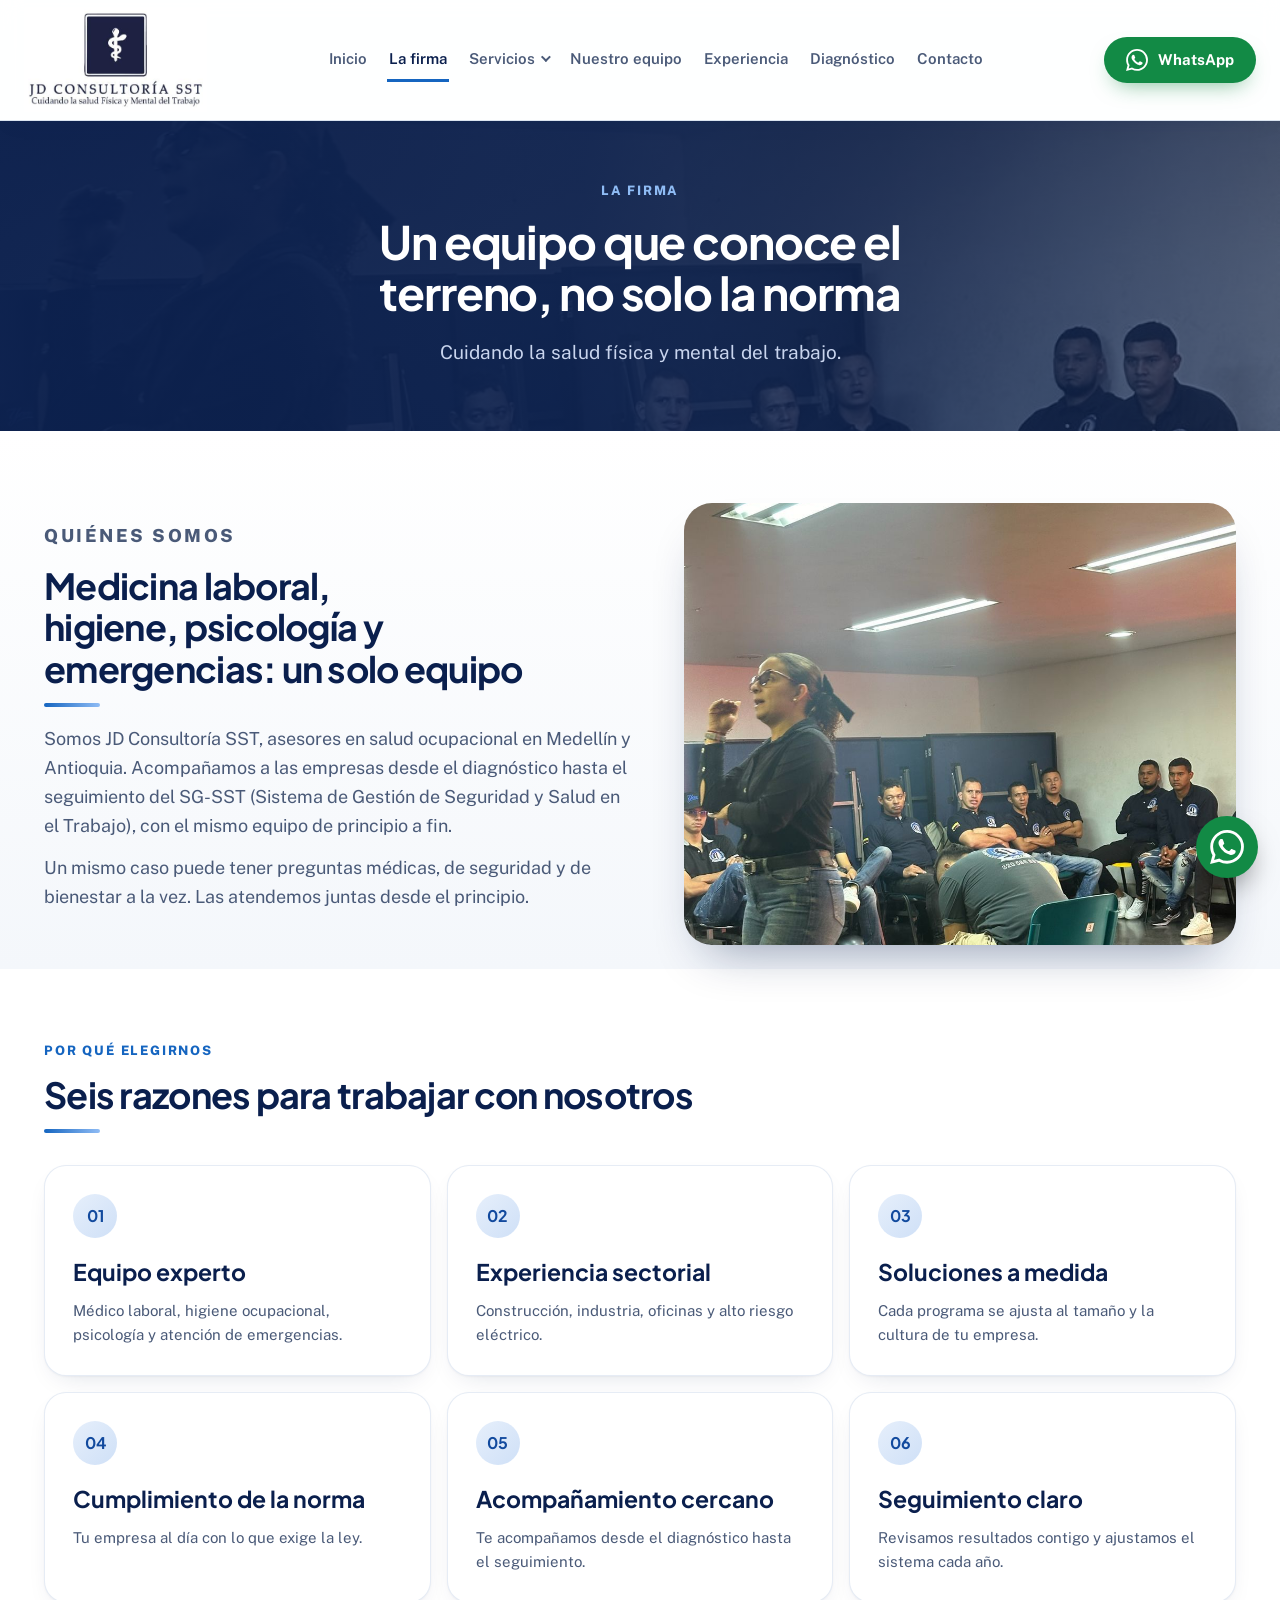
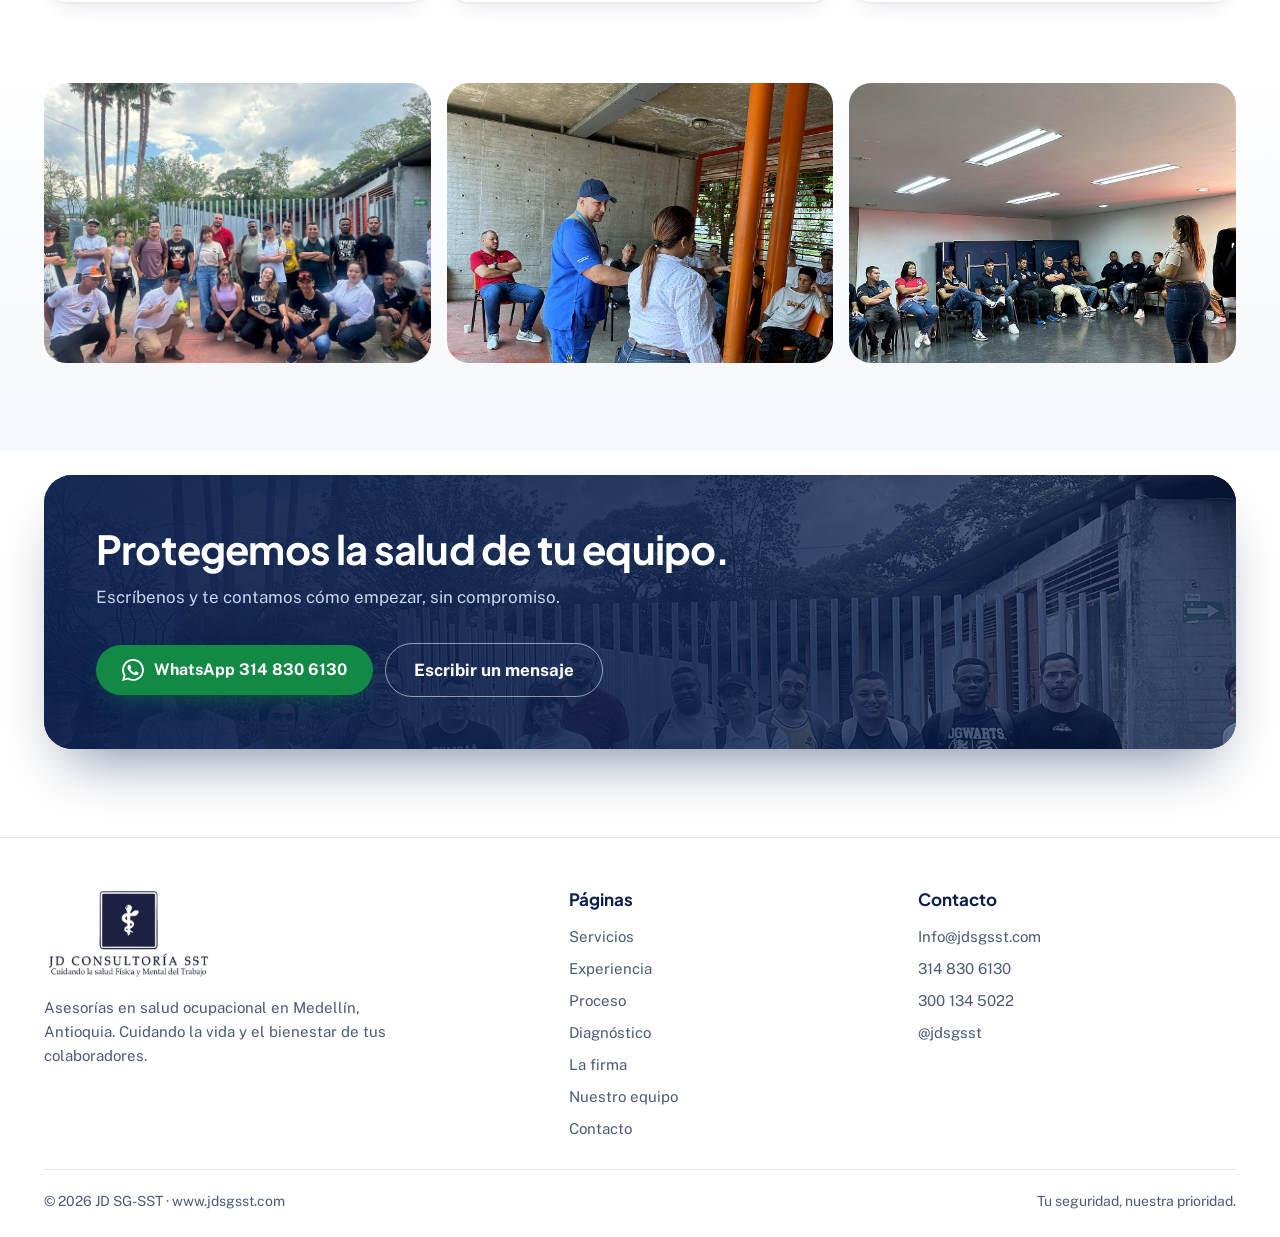
<file: la-firma.html>
<!doctype html>
<html lang="es-CO">
<head>
<meta charset="utf-8">
<meta name="viewport" content="width=device-width, initial-scale=1">
<title>La firma: medicina laboral, higiene y emergencias en un solo equipo | JD SG-SST</title>
<meta name="description" content="Conoce a JD Consultoría SST: un equipo de medicina del trabajo, higiene ocupacional, psicología y emergencias para empresas de Medellín y Antioquia.">
<link rel="canonical" href="https://www.jdsgsst.com/la-firma.html">
<meta name="robots" content="index, follow">
<meta name="theme-color" content="#0a1f4d">
<link rel="icon" href="favicon.ico" sizes="any">
<link rel="icon" type="image/png" sizes="32x32" href="favicon-32.png">
<link rel="apple-touch-icon" href="apple-touch-icon.png">
<link rel="manifest" href="site.webmanifest">
<meta property="og:type" content="website"><meta property="og:locale" content="es_CO"><meta property="og:site_name" content="JD SG-SST">
<meta property="og:title" content="La firma: medicina laboral, higiene y emergencias en un solo equipo | JD SG-SST"><meta property="og:description" content="Conoce a JD Consultoría SST: un equipo de medicina del trabajo, higiene ocupacional, psicología y emergencias para empresas de Medellín y Antioquia."><meta property="og:url" content="https://www.jdsgsst.com/la-firma.html"><meta property="og:image" content="https://www.jdsgsst.com/img/grupo-jornada-exterior.jpg">
<meta name="twitter:card" content="summary_large_image">
<link rel="preconnect" href="https://fonts.googleapis.com"><link rel="preconnect" href="https://fonts.gstatic.com" crossorigin>
<link href="https://fonts.googleapis.com/css2?family=Plus+Jakarta+Sans:wght@600;700;800&family=Public+Sans:wght@400;500;600&display=swap" rel="stylesheet">
<link rel="stylesheet" href="style.css">
<script type="application/ld+json">{"@context": "https://schema.org", "@type": "ProfessionalService", "name": "JD Consultoría SST (JD SG-SST)", "url": "https://www.jdsgsst.com/", "logo": "https://www.jdsgsst.com/img/logo.png", "image": "https://www.jdsgsst.com/img/grupo-jornada-exterior.jpg", "description": "Implementación del SG-SST, reglamento interno de trabajo, cursos de alturas y espacios confinados, evaluaciones médicas ocupacionales y calificación de PCL en Medellín y Antioquia.", "telephone": "+573148306130", "email": "Info@jdsgsst.com", "address": {"@type": "PostalAddress", "addressLocality": "Medellín", "addressRegion": "Antioquia", "addressCountry": "CO"}, "areaServed": ["Medellín", "Antioquia"], "sameAs": ["https://instagram.com/jdsgsst"]}</script>
</head>
<body>
<a class="skip" href="#contenido">Saltar al contenido</a>
<header class="hdr"><div class="wrap"><a href="index.html" class="logo"><img src="img/logo.png" width="469" height="266" alt="JD Consultoría SST: cuidando la salud física y mental del trabajo"></a><nav aria-label="Principal"><a class="nl" href="index.html">Inicio</a><a class="nl on" aria-current="page" href="la-firma.html">La firma</a><div class="dd"><a class="nl" href="servicios.html" aria-haspopup="true">Servicios<i class="dch"></i></a><div class="ddm" role="menu"><a role="menuitem" href="servicios.html#gestion" data-group="gestion">Gestión y cumplimiento</a><a role="menuitem" href="servicios.html#salud" data-group="salud">Salud de los trabajadores</a><a role="menuitem" href="servicios.html#prevencion" data-group="prevencion">Prevención y emergencias</a></div></div><a class="nl" href="nuestro-equipo.html">Nuestro equipo</a><a class="nl" href="experiencia.html">Experiencia</a><a class="nl" href="diagnostico.html">Diagnóstico</a><a class="nl" href="contacto.html">Contacto</a></nav><a class="burger" href="#mnav" role="button" aria-label="Abrir menú" aria-expanded="false" aria-controls="mnav"><span></span></a><a class="wab" href="https://wa.me/573148306130"><svg viewBox="0 0 24 24" aria-hidden="true"><path d="M17.472 14.382c-.297-.149-1.758-.867-2.03-.967-.273-.099-.471-.148-.67.15-.197.297-.767.966-.94 1.164-.173.199-.347.223-.644.075-.297-.15-1.255-.463-2.39-1.475-.883-.788-1.48-1.761-1.653-2.059-.173-.297-.018-.458.13-.606.134-.133.298-.347.446-.52.149-.174.198-.298.298-.497.099-.198.05-.371-.025-.52-.075-.149-.669-1.612-.916-2.207-.242-.579-.487-.5-.669-.51-.173-.008-.371-.01-.57-.01-.198 0-.52.074-.792.372-.272.297-1.04 1.016-1.04 2.479 0 1.462 1.065 2.875 1.213 3.074.149.198 2.096 3.2 5.077 4.487.709.306 1.262.489 1.694.625.712.227 1.36.195 1.871.118.571-.085 1.758-.719 2.006-1.413.248-.694.248-1.289.173-1.413-.074-.124-.272-.198-.57-.347m-5.421 7.403h-.004a9.87 9.87 0 01-5.031-1.378l-.361-.214-3.741.982.998-3.648-.235-.374a9.86 9.86 0 01-1.51-5.26c.001-5.45 4.436-9.884 9.888-9.884 2.64 0 5.122 1.03 6.988 2.898a9.825 9.825 0 012.893 6.994c-.003 5.45-4.437 9.884-9.885 9.884m8.413-18.297A11.815 11.815 0 0012.05 0C5.495 0 .16 5.335.157 11.892c0 2.096.547 4.142 1.588 5.945L.057 24l6.305-1.654a11.882 11.882 0 005.683 1.448h.005c6.554 0 11.89-5.335 11.893-11.893a11.821 11.821 0 00-3.48-8.413z"/></svg>WhatsApp</a></div></header>
<div class="mnav" id="mnav" aria-hidden="true"><a class="scrim" href="#contenido" aria-label="Cerrar menú" tabindex="-1"></a><div class="pnl" role="dialog" aria-label="Menú"><div class="top"><a href="index.html"><img src="img/logo.png" width="469" height="266" alt="JD Consultoría SST: cuidando la salud física y mental del trabajo"></a><a class="x" href="#contenido" role="button" aria-label="Cerrar menú">×</a></div><a class="mi" href="index.html">Inicio</a><a class="mi" href="la-firma.html">La firma</a><button class="mi" type="button" aria-expanded="false" data-sub="s1">Servicios<i class="chev"></i></button><div class="sub" id="s1"><a href="servicios.html">Todos los servicios</a><a href="servicios.html#gestion" data-group="gestion">Gestión y cumplimiento</a><a href="servicios.html#salud" data-group="salud">Salud de los trabajadores</a><a href="servicios.html#prevencion" data-group="prevencion">Prevención y emergencias</a></div><a class="mi" href="nuestro-equipo.html">Nuestro equipo</a><a class="mi" href="experiencia.html">Experiencia</a><a class="mi" href="diagnostico.html">Diagnóstico</a><a class="mi" href="contacto.html">Contacto</a><div class="mwa"><a class="wab" href="https://wa.me/573148306130"><svg viewBox="0 0 24 24" aria-hidden="true"><path d="M17.472 14.382c-.297-.149-1.758-.867-2.03-.967-.273-.099-.471-.148-.67.15-.197.297-.767.966-.94 1.164-.173.199-.347.223-.644.075-.297-.15-1.255-.463-2.39-1.475-.883-.788-1.48-1.761-1.653-2.059-.173-.297-.018-.458.13-.606.134-.133.298-.347.446-.52.149-.174.198-.298.298-.497.099-.198.05-.371-.025-.52-.075-.149-.669-1.612-.916-2.207-.242-.579-.487-.5-.669-.51-.173-.008-.371-.01-.57-.01-.198 0-.52.074-.792.372-.272.297-1.04 1.016-1.04 2.479 0 1.462 1.065 2.875 1.213 3.074.149.198 2.096 3.2 5.077 4.487.709.306 1.262.489 1.694.625.712.227 1.36.195 1.871.118.571-.085 1.758-.719 2.006-1.413.248-.694.248-1.289.173-1.413-.074-.124-.272-.198-.57-.347m-5.421 7.403h-.004a9.87 9.87 0 01-5.031-1.378l-.361-.214-3.741.982.998-3.648-.235-.374a9.86 9.86 0 01-1.51-5.26c.001-5.45 4.436-9.884 9.888-9.884 2.64 0 5.122 1.03 6.988 2.898a9.825 9.825 0 012.893 6.994c-.003 5.45-4.437 9.884-9.885 9.884m8.413-18.297A11.815 11.815 0 0012.05 0C5.495 0 .16 5.335.157 11.892c0 2.096.547 4.142 1.588 5.945L.057 24l6.305-1.654a11.882 11.882 0 005.683 1.448h.005c6.554 0 11.89-5.335 11.893-11.893a11.821 11.821 0 00-3.48-8.413z"/></svg>WhatsApp</a></div></div></div><main id="contenido">
<section class="band has-img"><img class="bimg" src="img/capacitadora-sst.jpg" alt="" loading="eager"><div class="wrap"><p class="eyebrow">La firma</p><h1>Un equipo que conoce el terreno, no solo la norma</h1><p class="lead">Cuidando la salud física y mental del trabajo.</p></div></section>
<section class="sec"><div class="wrap two"><div><p class="eyebrow">Quiénes somos</p><h2 class="h2 m" style="margin-bottom:18px">Medicina laboral, higiene, psicología y emergencias: un solo equipo</h2><p>Somos JD Consultoría SST, asesores en salud ocupacional en Medellín y Antioquia. Acompañamos a las empresas desde el diagnóstico hasta el seguimiento del SG-SST (Sistema de Gestión de Seguridad y Salud en el Trabajo), con el mismo equipo de principio a fin.</p><p>Un mismo caso puede tener preguntas médicas, de seguridad y de bienestar a la vez. Las atendemos juntas desde el principio.</p></div><img class="rnd" src="img/capacitadora-sst.jpg" width="800" height="640" alt="Capacitadora de JD SG-SST dirigiéndose a un grupo de colaboradores" loading="lazy"></div></section>
<section class="sec"><div class="wrap"><p class="eyebrow">Por qué elegirnos</p><h2 class="h2 m" style="margin-bottom:32px">Seis razones para trabajar con nosotros</h2><div class="grid3"><div class="card"><span class="dot">01</span><h3>Equipo experto</h3><p>Médico laboral, higiene ocupacional, psicología y atención de emergencias.</p></div><div class="card"><span class="dot">02</span><h3>Experiencia sectorial</h3><p>Construcción, industria, oficinas y alto riesgo eléctrico.</p></div><div class="card"><span class="dot">03</span><h3>Soluciones a medida</h3><p>Cada programa se ajusta al tamaño y la cultura de tu empresa.</p></div><div class="card"><span class="dot">04</span><h3>Cumplimiento de la norma</h3><p>Tu empresa al día con lo que exige la ley.</p></div><div class="card"><span class="dot">05</span><h3>Acompañamiento cercano</h3><p>Te acompañamos desde el diagnóstico hasta el seguimiento.</p></div><div class="card"><span class="dot">06</span><h3>Seguimiento claro</h3><p>Revisamos resultados contigo y ajustamos el sistema cada año.</p></div></div></div></section>
<section class="sec end" style="padding-top:56px"><div class="wrap pics"><img src="img/equipo-capacitacion-sst.jpg" width="800" height="600" alt="Equipo de colaboradores al cierre de una capacitación" loading="lazy"><img src="img/jornada-medico-laboral.jpg" width="800" height="600" alt="Profesional de salud conversando con una colaboradora durante la jornada" loading="lazy" style="object-position:center 35%"><img src="img/capacitacion-en-circulo.jpg" width="800" height="600" alt="Capacitación participativa con el grupo sentado en círculo" loading="lazy"></div></section>
</main>
<section style="padding-block:24px 88px"><div class="wrap"><div class="cta"><img class="bg" src="img/equipo-capacitacion-sst.jpg" alt="" loading="lazy"><div><h2>Protegemos la salud de tu equipo.</h2><p>Escríbenos y te contamos cómo empezar, sin compromiso.</p></div><div class="btns"><a class="wab" href="https://wa.me/573148306130"><svg viewBox="0 0 24 24" aria-hidden="true"><path d="M17.472 14.382c-.297-.149-1.758-.867-2.03-.967-.273-.099-.471-.148-.67.15-.197.297-.767.966-.94 1.164-.173.199-.347.223-.644.075-.297-.15-1.255-.463-2.39-1.475-.883-.788-1.48-1.761-1.653-2.059-.173-.297-.018-.458.13-.606.134-.133.298-.347.446-.52.149-.174.198-.298.298-.497.099-.198.05-.371-.025-.52-.075-.149-.669-1.612-.916-2.207-.242-.579-.487-.5-.669-.51-.173-.008-.371-.01-.57-.01-.198 0-.52.074-.792.372-.272.297-1.04 1.016-1.04 2.479 0 1.462 1.065 2.875 1.213 3.074.149.198 2.096 3.2 5.077 4.487.709.306 1.262.489 1.694.625.712.227 1.36.195 1.871.118.571-.085 1.758-.719 2.006-1.413.248-.694.248-1.289.173-1.413-.074-.124-.272-.198-.57-.347m-5.421 7.403h-.004a9.87 9.87 0 01-5.031-1.378l-.361-.214-3.741.982.998-3.648-.235-.374a9.86 9.86 0 01-1.51-5.26c.001-5.45 4.436-9.884 9.888-9.884 2.64 0 5.122 1.03 6.988 2.898a9.825 9.825 0 012.893 6.994c-.003 5.45-4.437 9.884-9.885 9.884m8.413-18.297A11.815 11.815 0 0012.05 0C5.495 0 .16 5.335.157 11.892c0 2.096.547 4.142 1.588 5.945L.057 24l6.305-1.654a11.882 11.882 0 005.683 1.448h.005c6.554 0 11.89-5.335 11.893-11.893a11.821 11.821 0 00-3.48-8.413z"/></svg>WhatsApp 314 830 6130</a><a class="btn outw" href="contacto.html">Escribir un mensaje</a></div></div></div></section>
<footer class="ftr"><div class="wrap"><div class="fg">
<div><img src="img/logo.png" width="469" height="266" alt="JD Consultoría SST" loading="lazy"><p>Asesorías en salud ocupacional en Medellín, Antioquia. Cuidando la vida y el bienestar de tus colaboradores.</p></div>
<div><h2>Páginas</h2><ul><li><a href="servicios.html">Servicios</a></li><li><a href="experiencia.html">Experiencia</a></li><li><a href="index.html#proceso">Proceso</a></li><li><a href="diagnostico.html">Diagnóstico</a></li><li><a href="la-firma.html">La firma</a></li><li><a href="nuestro-equipo.html">Nuestro equipo</a></li><li><a href="contacto.html">Contacto</a></li></ul></div>
<div><h2>Contacto</h2><ul><li><a href="mailto:Info@jdsgsst.com">Info@jdsgsst.com</a></li><li><a href="tel:+573148306130">314 830 6130</a></li><li><a href="tel:+573001345022">300 134 5022</a></li><li><a href="https://instagram.com/jdsgsst">@jdsgsst</a></li></ul></div>
</div><div class="fb"><span>© 2026 JD SG-SST · www.jdsgsst.com</span><span>Tu seguridad, nuestra prioridad.</span></div></div></footer>
<a class="fab" href="https://wa.me/573148306130" aria-label="Escríbenos por WhatsApp"><svg viewBox="0 0 24 24" aria-hidden="true"><path d="M17.472 14.382c-.297-.149-1.758-.867-2.03-.967-.273-.099-.471-.148-.67.15-.197.297-.767.966-.94 1.164-.173.199-.347.223-.644.075-.297-.15-1.255-.463-2.39-1.475-.883-.788-1.48-1.761-1.653-2.059-.173-.297-.018-.458.13-.606.134-.133.298-.347.446-.52.149-.174.198-.298.298-.497.099-.198.05-.371-.025-.52-.075-.149-.669-1.612-.916-2.207-.242-.579-.487-.5-.669-.51-.173-.008-.371-.01-.57-.01-.198 0-.52.074-.792.372-.272.297-1.04 1.016-1.04 2.479 0 1.462 1.065 2.875 1.213 3.074.149.198 2.096 3.2 5.077 4.487.709.306 1.262.489 1.694.625.712.227 1.36.195 1.871.118.571-.085 1.758-.719 2.006-1.413.248-.694.248-1.289.173-1.413-.074-.124-.272-.198-.57-.347m-5.421 7.403h-.004a9.87 9.87 0 01-5.031-1.378l-.361-.214-3.741.982.998-3.648-.235-.374a9.86 9.86 0 01-1.51-5.26c.001-5.45 4.436-9.884 9.888-9.884 2.64 0 5.122 1.03 6.988 2.898a9.825 9.825 0 012.893 6.994c-.003 5.45-4.437 9.884-9.885 9.884m8.413-18.297A11.815 11.815 0 0012.05 0C5.495 0 .16 5.335.157 11.892c0 2.096.547 4.142 1.588 5.945L.057 24l6.305-1.654a11.882 11.882 0 005.683 1.448h.005c6.554 0 11.89-5.335 11.893-11.893a11.821 11.821 0 00-3.48-8.413z"/></svg></a>
<script>(function(){var h=document.querySelector('.hdr');function f(){if(h)h.classList.toggle('sm',window.scrollY>60)}window.addEventListener('scroll',f,{passive:true});f();
if('IntersectionObserver' in window&&!window.matchMedia('(prefers-reduced-motion: reduce)').matches){var els=document.querySelectorAll('.card,.ex,.sp,.sector,.step,.tm,.ap,.fact,.vp div,.gal figure,.mason a,.q,.split,.note');var io=new IntersectionObserver(function(es){es.forEach(function(e){if(e.isIntersecting){e.target.classList.add('in');io.unobserve(e.target)}})},{rootMargin:'0px 0px -40px 0px'});els.forEach(function(el){var r=el.getBoundingClientRect();if(r.top>window.innerHeight){el.classList.add('rv');io.observe(el)}});setTimeout(function(){document.querySelectorAll('.rv:not(.in)').forEach(function(el){var r=el.getBoundingClientRect();if(r.top<window.innerHeight*1.2)el.classList.add('in')})},2500)}})();</script>
<script>(function(){var b=document.querySelector('.burger'),m=document.getElementById('mnav');if(!b||!m)return;var last=null;
function open(e){if(e&&e.preventDefault)e.preventDefault();m.classList.add('open');m.setAttribute('aria-hidden','false');b.setAttribute('aria-expanded','true');document.body.style.overflow='hidden';last=document.activeElement;var x=m.querySelector('.x');x&&x.focus()}
function close(e){if(e&&e.preventDefault&&e.currentTarget&&(e.currentTarget.classList.contains('x')||e.currentTarget.classList.contains('scrim')))e.preventDefault();m.classList.remove('open');m.setAttribute('aria-hidden','true');b.setAttribute('aria-expanded','false');document.body.style.overflow='';last&&last.focus&&b.focus()}
b.addEventListener('click',open);m.querySelector('.x').addEventListener('click',close);m.querySelector('.scrim').addEventListener('click',close);
document.addEventListener('keydown',function(e){if(e.key==='Escape'&&m.classList.contains('open'))close()});
[].forEach.call(m.querySelectorAll('[data-sub]'),function(t){t.addEventListener('click',function(){var s=document.getElementById(t.dataset.sub),o=s.classList.toggle('open');t.setAttribute('aria-expanded',o?'true':'false')})});
[].forEach.call(m.querySelectorAll('a'),function(a){a.addEventListener('click',function(){close()})})})();</script><button type="button" class="totop" aria-label="Volver arriba" hidden><svg viewBox="0 0 24 24" aria-hidden="true"><path d="M6 15l6-6 6 6"/></svg></button><script>(function(){var t=document.querySelector(".totop");if(!t)return;function u(){t.hidden=window.scrollY<900}window.addEventListener("scroll",u,{passive:true});u();t.addEventListener("click",function(){window.scrollTo({top:0,behavior:window.matchMedia("(prefers-reduced-motion: reduce)").matches?"auto":"smooth"})})})();</script></body>
</html>
</file>
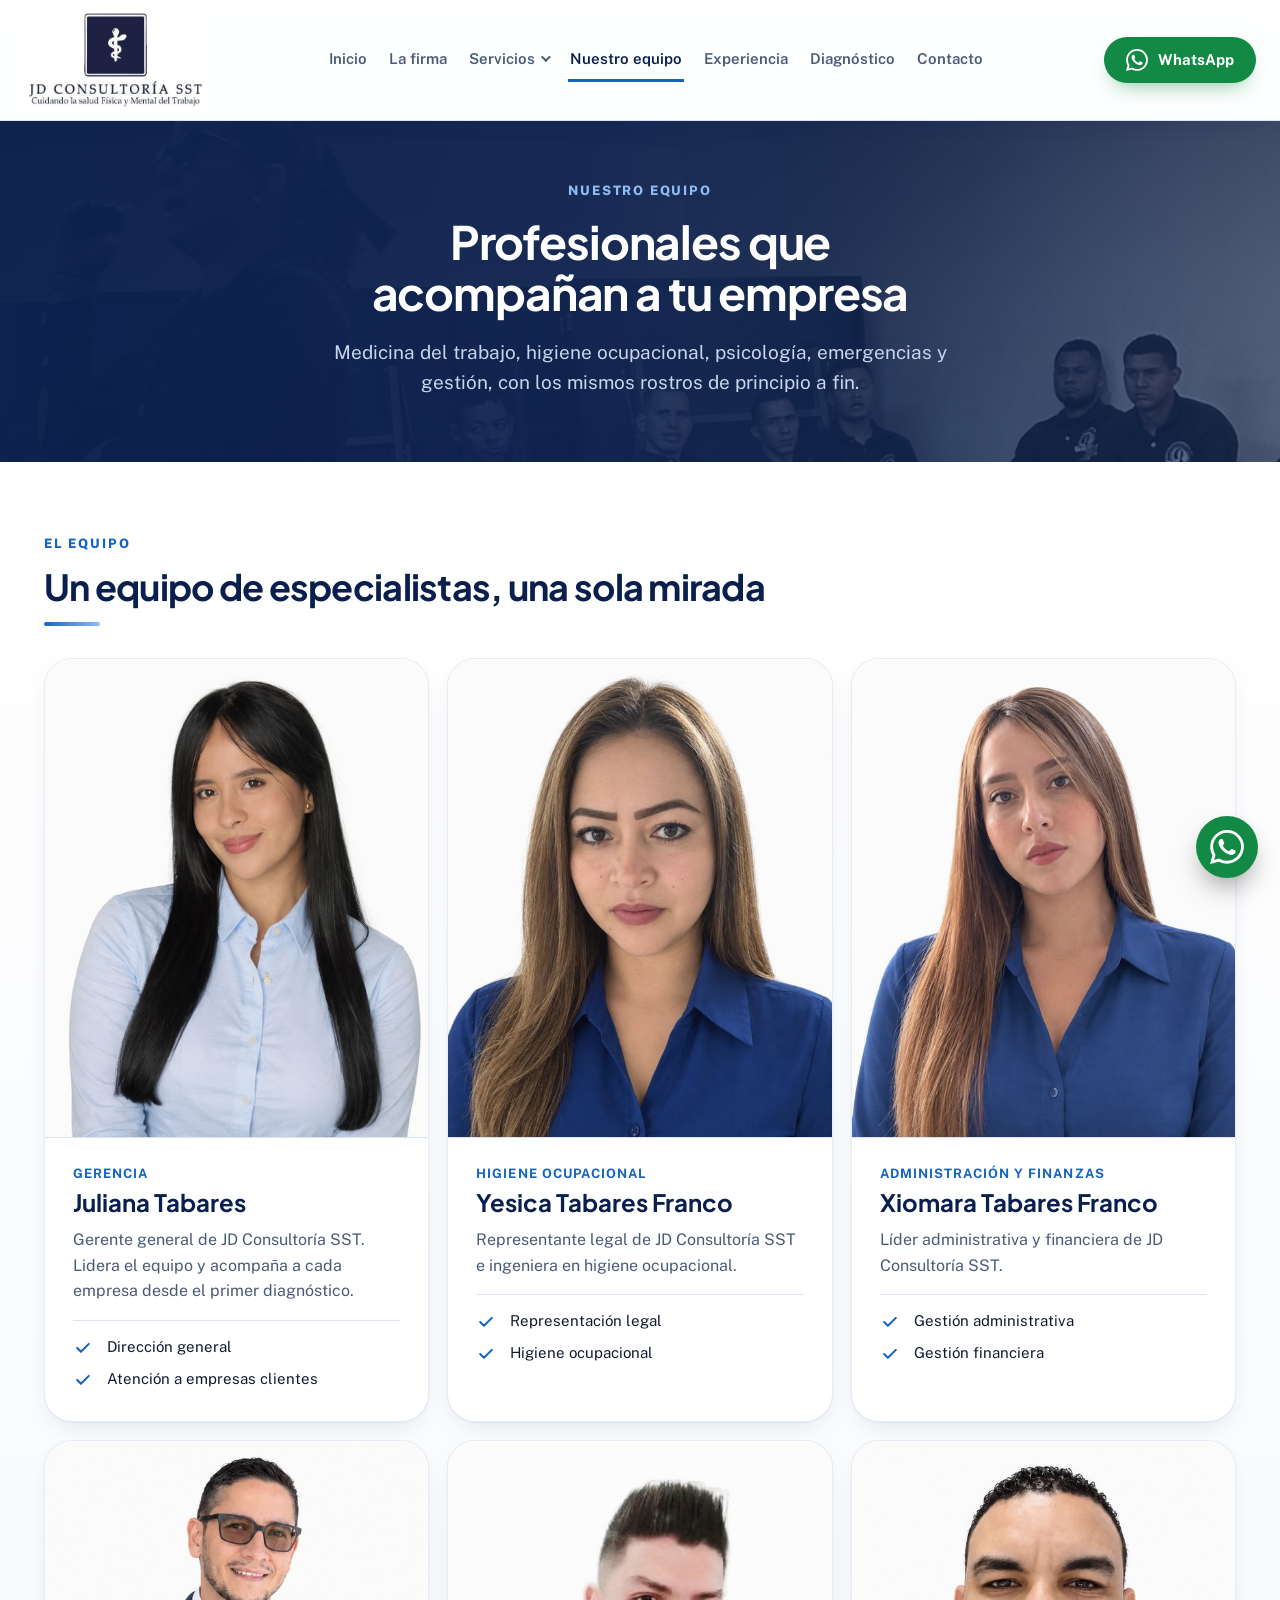
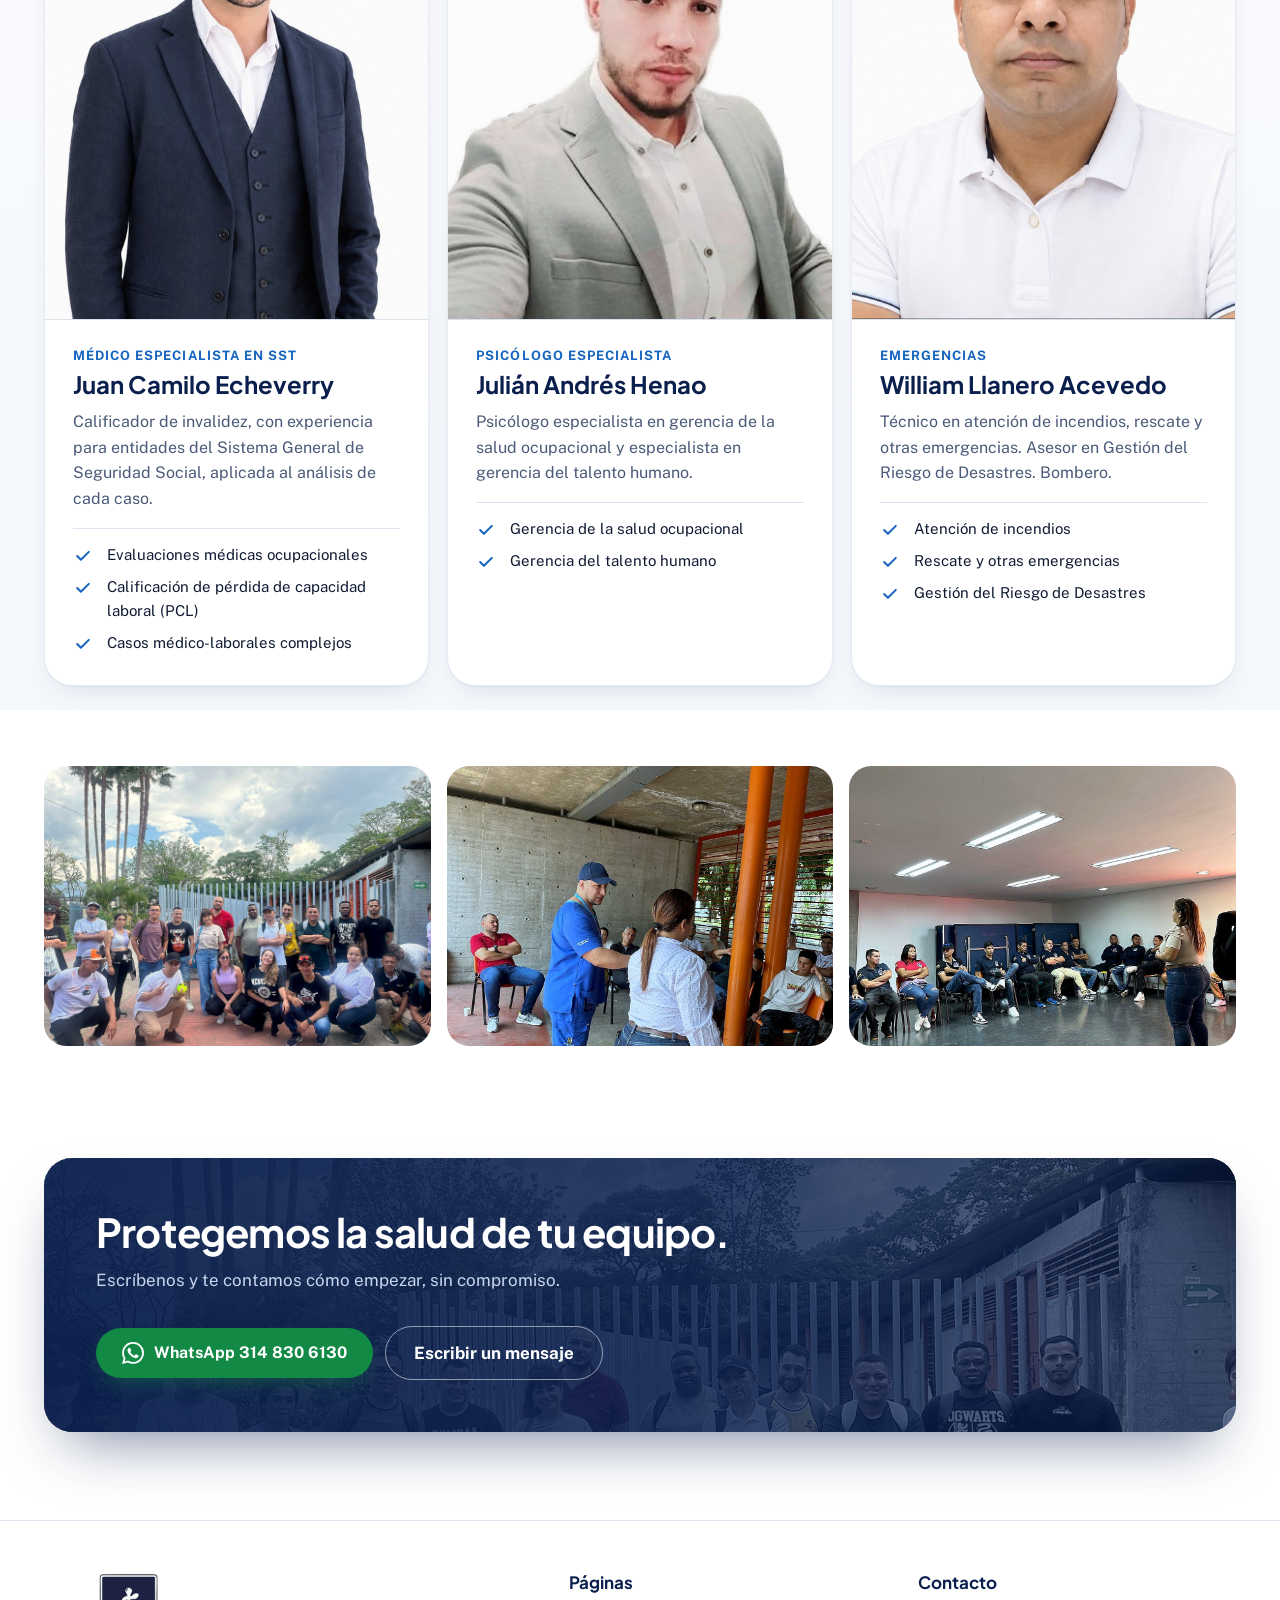
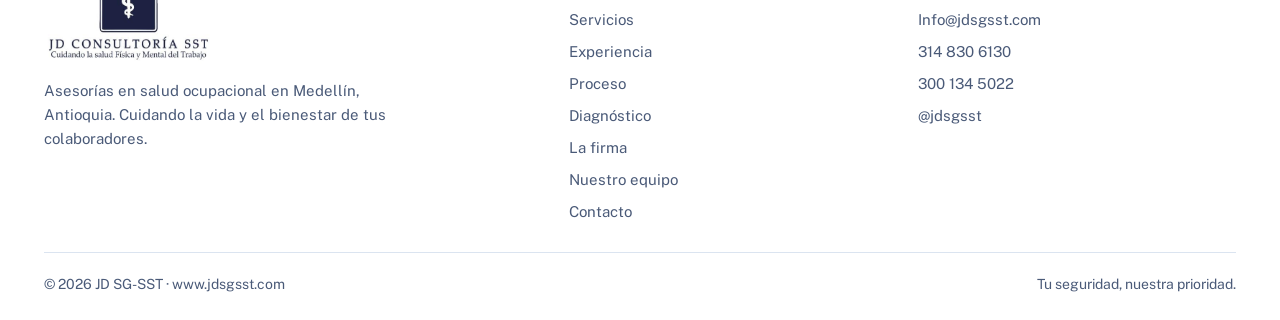
<file: nuestro-equipo.html>
<!doctype html>
<html lang="es-CO">
<head>
<meta charset="utf-8">
<meta name="viewport" content="width=device-width, initial-scale=1">
<title>Nuestro equipo: médico, psicólogo, higienista y emergencias | JD SG-SST</title>
<meta name="description" content="Conoce a los profesionales de JD Consultoría SST: gerencia, higiene ocupacional, médico especialista, psicología y atención de emergencias.">
<link rel="canonical" href="https://www.jdsgsst.com/nuestro-equipo.html">
<meta name="robots" content="index, follow">
<meta name="theme-color" content="#0a1f4d">
<link rel="icon" href="favicon.ico" sizes="any">
<link rel="icon" type="image/png" sizes="32x32" href="favicon-32.png">
<link rel="apple-touch-icon" href="apple-touch-icon.png">
<link rel="manifest" href="site.webmanifest">
<meta property="og:type" content="website"><meta property="og:locale" content="es_CO"><meta property="og:site_name" content="JD SG-SST">
<meta property="og:title" content="Nuestro equipo: médico, psicólogo, higienista y emergencias | JD SG-SST"><meta property="og:description" content="Conoce a los profesionales de JD Consultoría SST: gerencia, higiene ocupacional, médico especialista, psicología y atención de emergencias."><meta property="og:url" content="https://www.jdsgsst.com/nuestro-equipo.html"><meta property="og:image" content="https://www.jdsgsst.com/img/grupo-jornada-exterior.jpg">
<meta name="twitter:card" content="summary_large_image">
<link rel="preconnect" href="https://fonts.googleapis.com"><link rel="preconnect" href="https://fonts.gstatic.com" crossorigin>
<link href="https://fonts.googleapis.com/css2?family=Plus+Jakarta+Sans:wght@600;700;800&family=Public+Sans:wght@400;500;600&display=swap" rel="stylesheet">
<link rel="stylesheet" href="style.css">
<script type="application/ld+json">{"@context": "https://schema.org", "@type": "ProfessionalService", "name": "JD Consultoría SST (JD SG-SST)", "url": "https://www.jdsgsst.com/", "logo": "https://www.jdsgsst.com/img/logo.png", "image": "https://www.jdsgsst.com/img/grupo-jornada-exterior.jpg", "description": "Implementación del SG-SST, reglamento interno de trabajo, cursos de alturas y espacios confinados, evaluaciones médicas ocupacionales y calificación de PCL en Medellín y Antioquia.", "telephone": "+573148306130", "email": "Info@jdsgsst.com", "address": {"@type": "PostalAddress", "addressLocality": "Medellín", "addressRegion": "Antioquia", "addressCountry": "CO"}, "areaServed": ["Medellín", "Antioquia"], "sameAs": ["https://instagram.com/jdsgsst"]}</script>
</head>
<body>
<a class="skip" href="#contenido">Saltar al contenido</a>
<header class="hdr"><div class="wrap"><a href="index.html" class="logo"><img src="img/logo.png" width="469" height="266" alt="JD Consultoría SST: cuidando la salud física y mental del trabajo"></a><nav aria-label="Principal"><a class="nl" href="index.html">Inicio</a><a class="nl" href="la-firma.html">La firma</a><div class="dd"><a class="nl" href="servicios.html" aria-haspopup="true">Servicios<i class="dch"></i></a><div class="ddm" role="menu"><a role="menuitem" href="servicios.html#gestion" data-group="gestion">Gestión y cumplimiento</a><a role="menuitem" href="servicios.html#salud" data-group="salud">Salud de los trabajadores</a><a role="menuitem" href="servicios.html#prevencion" data-group="prevencion">Prevención y emergencias</a></div></div><a class="nl on" aria-current="page" href="nuestro-equipo.html">Nuestro equipo</a><a class="nl" href="experiencia.html">Experiencia</a><a class="nl" href="diagnostico.html">Diagnóstico</a><a class="nl" href="contacto.html">Contacto</a></nav><a class="burger" href="#mnav" role="button" aria-label="Abrir menú" aria-expanded="false" aria-controls="mnav"><span></span></a><a class="wab" href="https://wa.me/573148306130"><svg viewBox="0 0 24 24" aria-hidden="true"><path d="M17.472 14.382c-.297-.149-1.758-.867-2.03-.967-.273-.099-.471-.148-.67.15-.197.297-.767.966-.94 1.164-.173.199-.347.223-.644.075-.297-.15-1.255-.463-2.39-1.475-.883-.788-1.48-1.761-1.653-2.059-.173-.297-.018-.458.13-.606.134-.133.298-.347.446-.52.149-.174.198-.298.298-.497.099-.198.05-.371-.025-.52-.075-.149-.669-1.612-.916-2.207-.242-.579-.487-.5-.669-.51-.173-.008-.371-.01-.57-.01-.198 0-.52.074-.792.372-.272.297-1.04 1.016-1.04 2.479 0 1.462 1.065 2.875 1.213 3.074.149.198 2.096 3.2 5.077 4.487.709.306 1.262.489 1.694.625.712.227 1.36.195 1.871.118.571-.085 1.758-.719 2.006-1.413.248-.694.248-1.289.173-1.413-.074-.124-.272-.198-.57-.347m-5.421 7.403h-.004a9.87 9.87 0 01-5.031-1.378l-.361-.214-3.741.982.998-3.648-.235-.374a9.86 9.86 0 01-1.51-5.26c.001-5.45 4.436-9.884 9.888-9.884 2.64 0 5.122 1.03 6.988 2.898a9.825 9.825 0 012.893 6.994c-.003 5.45-4.437 9.884-9.885 9.884m8.413-18.297A11.815 11.815 0 0012.05 0C5.495 0 .16 5.335.157 11.892c0 2.096.547 4.142 1.588 5.945L.057 24l6.305-1.654a11.882 11.882 0 005.683 1.448h.005c6.554 0 11.89-5.335 11.893-11.893a11.821 11.821 0 00-3.48-8.413z"/></svg>WhatsApp</a></div></header>
<div class="mnav" id="mnav" aria-hidden="true"><a class="scrim" href="#contenido" aria-label="Cerrar menú" tabindex="-1"></a><div class="pnl" role="dialog" aria-label="Menú"><div class="top"><a href="index.html"><img src="img/logo.png" width="469" height="266" alt="JD Consultoría SST: cuidando la salud física y mental del trabajo"></a><a class="x" href="#contenido" role="button" aria-label="Cerrar menú">×</a></div><a class="mi" href="index.html">Inicio</a><a class="mi" href="la-firma.html">La firma</a><button class="mi" type="button" aria-expanded="false" data-sub="s1">Servicios<i class="chev"></i></button><div class="sub" id="s1"><a href="servicios.html">Todos los servicios</a><a href="servicios.html#gestion" data-group="gestion">Gestión y cumplimiento</a><a href="servicios.html#salud" data-group="salud">Salud de los trabajadores</a><a href="servicios.html#prevencion" data-group="prevencion">Prevención y emergencias</a></div><a class="mi" href="nuestro-equipo.html">Nuestro equipo</a><a class="mi" href="experiencia.html">Experiencia</a><a class="mi" href="diagnostico.html">Diagnóstico</a><a class="mi" href="contacto.html">Contacto</a><div class="mwa"><a class="wab" href="https://wa.me/573148306130"><svg viewBox="0 0 24 24" aria-hidden="true"><path d="M17.472 14.382c-.297-.149-1.758-.867-2.03-.967-.273-.099-.471-.148-.67.15-.197.297-.767.966-.94 1.164-.173.199-.347.223-.644.075-.297-.15-1.255-.463-2.39-1.475-.883-.788-1.48-1.761-1.653-2.059-.173-.297-.018-.458.13-.606.134-.133.298-.347.446-.52.149-.174.198-.298.298-.497.099-.198.05-.371-.025-.52-.075-.149-.669-1.612-.916-2.207-.242-.579-.487-.5-.669-.51-.173-.008-.371-.01-.57-.01-.198 0-.52.074-.792.372-.272.297-1.04 1.016-1.04 2.479 0 1.462 1.065 2.875 1.213 3.074.149.198 2.096 3.2 5.077 4.487.709.306 1.262.489 1.694.625.712.227 1.36.195 1.871.118.571-.085 1.758-.719 2.006-1.413.248-.694.248-1.289.173-1.413-.074-.124-.272-.198-.57-.347m-5.421 7.403h-.004a9.87 9.87 0 01-5.031-1.378l-.361-.214-3.741.982.998-3.648-.235-.374a9.86 9.86 0 01-1.51-5.26c.001-5.45 4.436-9.884 9.888-9.884 2.64 0 5.122 1.03 6.988 2.898a9.825 9.825 0 012.893 6.994c-.003 5.45-4.437 9.884-9.885 9.884m8.413-18.297A11.815 11.815 0 0012.05 0C5.495 0 .16 5.335.157 11.892c0 2.096.547 4.142 1.588 5.945L.057 24l6.305-1.654a11.882 11.882 0 005.683 1.448h.005c6.554 0 11.89-5.335 11.893-11.893a11.821 11.821 0 00-3.48-8.413z"/></svg>WhatsApp</a></div></div></div><main id="contenido">
<section class="band has-img"><img class="bimg" src="img/capacitadora-sst.jpg" alt="" loading="eager"><div class="wrap"><p class="eyebrow">Nuestro equipo</p><h1>Profesionales que acompañan a tu empresa</h1><p class="lead">Medicina del trabajo, higiene ocupacional, psicología, emergencias y gestión, con los mismos rostros de principio a fin.</p></div></section><section class="sec"><div class="wrap"><p class="eyebrow">El equipo</p><h2 class="h2 m" style="margin-bottom:32px">Un equipo de especialistas, una sola mirada</h2><div class="team"><article class="tm"><img class="ph" src="img/equipo-gerente.jpg" width="560" height="700" alt="Juliana Tabares, gerente general de JD Consultoría SST" loading="lazy"><div><p class="tg">Gerencia</p><h3>Juliana Tabares</h3><p>Gerente general de JD Consultoría SST. Lidera el equipo y acompaña a cada empresa desde el primer diagnóstico.</p><ul class="ul"><li><svg class="ck" viewBox="0 0 24 24" aria-hidden="true"><path d="M5 12l4.5 4.5L19 7"/></svg><span>Dirección general</span></li><li><svg class="ck" viewBox="0 0 24 24" aria-hidden="true"><path d="M5 12l4.5 4.5L19 7"/></svg><span>Atención a empresas clientes</span></li></ul></div></article><article class="tm"><img class="ph" src="img/equipo-representante.jpg" width="560" height="700" alt="Yesica Tabares Franco, representante legal e ingeniera en higiene ocupacional de JD Consultoría SST" loading="lazy"><div><p class="tg">Higiene ocupacional</p><h3>Yesica Tabares Franco</h3><p>Representante legal de JD Consultoría SST e ingeniera en higiene ocupacional.</p><ul class="ul"><li><svg class="ck" viewBox="0 0 24 24" aria-hidden="true"><path d="M5 12l4.5 4.5L19 7"/></svg><span>Representación legal</span></li><li><svg class="ck" viewBox="0 0 24 24" aria-hidden="true"><path d="M5 12l4.5 4.5L19 7"/></svg><span>Higiene ocupacional</span></li></ul></div></article><article class="tm"><img class="ph" src="img/equipo-lider.jpg" width="560" height="700" alt="Xiomara Tabares Franco, líder administrativa y financiera de JD Consultoría SST" loading="lazy"><div><p class="tg">Administración y finanzas</p><h3>Xiomara Tabares Franco</h3><p>Líder administrativa y financiera de JD Consultoría SST.</p><ul class="ul"><li><svg class="ck" viewBox="0 0 24 24" aria-hidden="true"><path d="M5 12l4.5 4.5L19 7"/></svg><span>Gestión administrativa</span></li><li><svg class="ck" viewBox="0 0 24 24" aria-hidden="true"><path d="M5 12l4.5 4.5L19 7"/></svg><span>Gestión financiera</span></li></ul></div></article><article class="tm"><img class="ph" src="img/equipo-medico.jpg" width="560" height="700" alt="Juan Camilo Echeverry, médico especialista en SST y calificador de invalidez de JD Consultoría SST" loading="lazy"><div><p class="tg">Médico especialista en SST</p><h3>Juan Camilo Echeverry</h3><p>Calificador de invalidez, con experiencia para entidades del Sistema General de Seguridad Social, aplicada al análisis de cada caso.</p><ul class="ul"><li><svg class="ck" viewBox="0 0 24 24" aria-hidden="true"><path d="M5 12l4.5 4.5L19 7"/></svg><span>Evaluaciones médicas ocupacionales</span></li><li><svg class="ck" viewBox="0 0 24 24" aria-hidden="true"><path d="M5 12l4.5 4.5L19 7"/></svg><span>Calificación de pérdida de capacidad laboral (PCL)</span></li><li><svg class="ck" viewBox="0 0 24 24" aria-hidden="true"><path d="M5 12l4.5 4.5L19 7"/></svg><span>Casos médico-laborales complejos</span></li></ul></div></article><article class="tm"><img class="ph" src="img/equipo-psicologia.jpg" width="560" height="700" alt="Julián Andrés Henao, psicólogo especialista en gerencia de la salud ocupacional y en gerencia del talento humano de JD Consultoría SST" loading="lazy"><div><p class="tg">Psicólogo especialista</p><h3>Julián Andrés Henao</h3><p>Psicólogo especialista en gerencia de la salud ocupacional y especialista en gerencia del talento humano.</p><ul class="ul"><li><svg class="ck" viewBox="0 0 24 24" aria-hidden="true"><path d="M5 12l4.5 4.5L19 7"/></svg><span>Gerencia de la salud ocupacional</span></li><li><svg class="ck" viewBox="0 0 24 24" aria-hidden="true"><path d="M5 12l4.5 4.5L19 7"/></svg><span>Gerencia del talento humano</span></li></ul></div></article><article class="tm"><img class="ph" src="img/equipo-emergencias.jpg" width="560" height="700" alt="William Llanero Acevedo, técnico en atención de incendios, rescate y otras emergencias, asesor en gestión del riesgo de desastres y bombero de JD Consultoría SST" loading="lazy"><div><p class="tg">Emergencias</p><h3>William Llanero Acevedo</h3><p>Técnico en atención de incendios, rescate y otras emergencias. Asesor en Gestión del Riesgo de Desastres. Bombero.</p><ul class="ul"><li><svg class="ck" viewBox="0 0 24 24" aria-hidden="true"><path d="M5 12l4.5 4.5L19 7"/></svg><span>Atención de incendios</span></li><li><svg class="ck" viewBox="0 0 24 24" aria-hidden="true"><path d="M5 12l4.5 4.5L19 7"/></svg><span>Rescate y otras emergencias</span></li><li><svg class="ck" viewBox="0 0 24 24" aria-hidden="true"><path d="M5 12l4.5 4.5L19 7"/></svg><span>Gestión del Riesgo de Desastres</span></li></ul></div></article></div></div></section>
<section class="sec end" style="padding-top:56px"><div class="wrap pics"><img src="img/equipo-capacitacion-sst.jpg" width="800" height="600" alt="Equipo de colaboradores al cierre de una capacitación" loading="lazy"><img src="img/jornada-medico-laboral.jpg" width="800" height="600" alt="Profesional de salud conversando con una colaboradora durante la jornada" loading="lazy" style="object-position:center 35%"><img src="img/capacitacion-en-circulo.jpg" width="800" height="600" alt="Capacitación participativa con el grupo sentado en círculo" loading="lazy"></div></section>
</main>
<section style="padding-block:24px 88px"><div class="wrap"><div class="cta"><img class="bg" src="img/equipo-capacitacion-sst.jpg" alt="" loading="lazy"><div><h2>Protegemos la salud de tu equipo.</h2><p>Escríbenos y te contamos cómo empezar, sin compromiso.</p></div><div class="btns"><a class="wab" href="https://wa.me/573148306130"><svg viewBox="0 0 24 24" aria-hidden="true"><path d="M17.472 14.382c-.297-.149-1.758-.867-2.03-.967-.273-.099-.471-.148-.67.15-.197.297-.767.966-.94 1.164-.173.199-.347.223-.644.075-.297-.15-1.255-.463-2.39-1.475-.883-.788-1.48-1.761-1.653-2.059-.173-.297-.018-.458.13-.606.134-.133.298-.347.446-.52.149-.174.198-.298.298-.497.099-.198.05-.371-.025-.52-.075-.149-.669-1.612-.916-2.207-.242-.579-.487-.5-.669-.51-.173-.008-.371-.01-.57-.01-.198 0-.52.074-.792.372-.272.297-1.04 1.016-1.04 2.479 0 1.462 1.065 2.875 1.213 3.074.149.198 2.096 3.2 5.077 4.487.709.306 1.262.489 1.694.625.712.227 1.36.195 1.871.118.571-.085 1.758-.719 2.006-1.413.248-.694.248-1.289.173-1.413-.074-.124-.272-.198-.57-.347m-5.421 7.403h-.004a9.87 9.87 0 01-5.031-1.378l-.361-.214-3.741.982.998-3.648-.235-.374a9.86 9.86 0 01-1.51-5.26c.001-5.45 4.436-9.884 9.888-9.884 2.64 0 5.122 1.03 6.988 2.898a9.825 9.825 0 012.893 6.994c-.003 5.45-4.437 9.884-9.885 9.884m8.413-18.297A11.815 11.815 0 0012.05 0C5.495 0 .16 5.335.157 11.892c0 2.096.547 4.142 1.588 5.945L.057 24l6.305-1.654a11.882 11.882 0 005.683 1.448h.005c6.554 0 11.89-5.335 11.893-11.893a11.821 11.821 0 00-3.48-8.413z"/></svg>WhatsApp 314 830 6130</a><a class="btn outw" href="contacto.html">Escribir un mensaje</a></div></div></div></section>
<footer class="ftr"><div class="wrap"><div class="fg">
<div><img src="img/logo.png" width="469" height="266" alt="JD Consultoría SST" loading="lazy"><p>Asesorías en salud ocupacional en Medellín, Antioquia. Cuidando la vida y el bienestar de tus colaboradores.</p></div>
<div><h2>Páginas</h2><ul><li><a href="servicios.html">Servicios</a></li><li><a href="experiencia.html">Experiencia</a></li><li><a href="index.html#proceso">Proceso</a></li><li><a href="diagnostico.html">Diagnóstico</a></li><li><a href="la-firma.html">La firma</a></li><li><a href="nuestro-equipo.html">Nuestro equipo</a></li><li><a href="contacto.html">Contacto</a></li></ul></div>
<div><h2>Contacto</h2><ul><li><a href="mailto:Info@jdsgsst.com">Info@jdsgsst.com</a></li><li><a href="tel:+573148306130">314 830 6130</a></li><li><a href="tel:+573001345022">300 134 5022</a></li><li><a href="https://instagram.com/jdsgsst">@jdsgsst</a></li></ul></div>
</div><div class="fb"><span>© 2026 JD SG-SST · www.jdsgsst.com</span><span>Tu seguridad, nuestra prioridad.</span></div></div></footer>
<a class="fab" href="https://wa.me/573148306130" aria-label="Escríbenos por WhatsApp"><svg viewBox="0 0 24 24" aria-hidden="true"><path d="M17.472 14.382c-.297-.149-1.758-.867-2.03-.967-.273-.099-.471-.148-.67.15-.197.297-.767.966-.94 1.164-.173.199-.347.223-.644.075-.297-.15-1.255-.463-2.39-1.475-.883-.788-1.48-1.761-1.653-2.059-.173-.297-.018-.458.13-.606.134-.133.298-.347.446-.52.149-.174.198-.298.298-.497.099-.198.05-.371-.025-.52-.075-.149-.669-1.612-.916-2.207-.242-.579-.487-.5-.669-.51-.173-.008-.371-.01-.57-.01-.198 0-.52.074-.792.372-.272.297-1.04 1.016-1.04 2.479 0 1.462 1.065 2.875 1.213 3.074.149.198 2.096 3.2 5.077 4.487.709.306 1.262.489 1.694.625.712.227 1.36.195 1.871.118.571-.085 1.758-.719 2.006-1.413.248-.694.248-1.289.173-1.413-.074-.124-.272-.198-.57-.347m-5.421 7.403h-.004a9.87 9.87 0 01-5.031-1.378l-.361-.214-3.741.982.998-3.648-.235-.374a9.86 9.86 0 01-1.51-5.26c.001-5.45 4.436-9.884 9.888-9.884 2.64 0 5.122 1.03 6.988 2.898a9.825 9.825 0 012.893 6.994c-.003 5.45-4.437 9.884-9.885 9.884m8.413-18.297A11.815 11.815 0 0012.05 0C5.495 0 .16 5.335.157 11.892c0 2.096.547 4.142 1.588 5.945L.057 24l6.305-1.654a11.882 11.882 0 005.683 1.448h.005c6.554 0 11.89-5.335 11.893-11.893a11.821 11.821 0 00-3.48-8.413z"/></svg></a>
<script>(function(){var h=document.querySelector('.hdr');function f(){if(h)h.classList.toggle('sm',window.scrollY>60)}window.addEventListener('scroll',f,{passive:true});f();
if('IntersectionObserver' in window&&!window.matchMedia('(prefers-reduced-motion: reduce)').matches){var els=document.querySelectorAll('.card,.ex,.sp,.sector,.step,.tm,.ap,.fact,.vp div,.gal figure,.mason a,.q,.split,.note');var io=new IntersectionObserver(function(es){es.forEach(function(e){if(e.isIntersecting){e.target.classList.add('in');io.unobserve(e.target)}})},{rootMargin:'0px 0px -40px 0px'});els.forEach(function(el){var r=el.getBoundingClientRect();if(r.top>window.innerHeight){el.classList.add('rv');io.observe(el)}});setTimeout(function(){document.querySelectorAll('.rv:not(.in)').forEach(function(el){var r=el.getBoundingClientRect();if(r.top<window.innerHeight*1.2)el.classList.add('in')})},2500)}})();</script>
<script>(function(){var b=document.querySelector('.burger'),m=document.getElementById('mnav');if(!b||!m)return;var last=null;
function open(e){if(e&&e.preventDefault)e.preventDefault();m.classList.add('open');m.setAttribute('aria-hidden','false');b.setAttribute('aria-expanded','true');document.body.style.overflow='hidden';last=document.activeElement;var x=m.querySelector('.x');x&&x.focus()}
function close(e){if(e&&e.preventDefault&&e.currentTarget&&(e.currentTarget.classList.contains('x')||e.currentTarget.classList.contains('scrim')))e.preventDefault();m.classList.remove('open');m.setAttribute('aria-hidden','true');b.setAttribute('aria-expanded','false');document.body.style.overflow='';last&&last.focus&&b.focus()}
b.addEventListener('click',open);m.querySelector('.x').addEventListener('click',close);m.querySelector('.scrim').addEventListener('click',close);
document.addEventListener('keydown',function(e){if(e.key==='Escape'&&m.classList.contains('open'))close()});
[].forEach.call(m.querySelectorAll('[data-sub]'),function(t){t.addEventListener('click',function(){var s=document.getElementById(t.dataset.sub),o=s.classList.toggle('open');t.setAttribute('aria-expanded',o?'true':'false')})});
[].forEach.call(m.querySelectorAll('a'),function(a){a.addEventListener('click',function(){close()})})})();</script><button type="button" class="totop" aria-label="Volver arriba" hidden><svg viewBox="0 0 24 24" aria-hidden="true"><path d="M6 15l6-6 6 6"/></svg></button><script>(function(){var t=document.querySelector(".totop");if(!t)return;function u(){t.hidden=window.scrollY<900}window.addEventListener("scroll",u,{passive:true});u();t.addEventListener("click",function(){window.scrollTo({top:0,behavior:window.matchMedia("(prefers-reduced-motion: reduce)").matches?"auto":"smooth"})})})();</script></body>
</html>
</file>
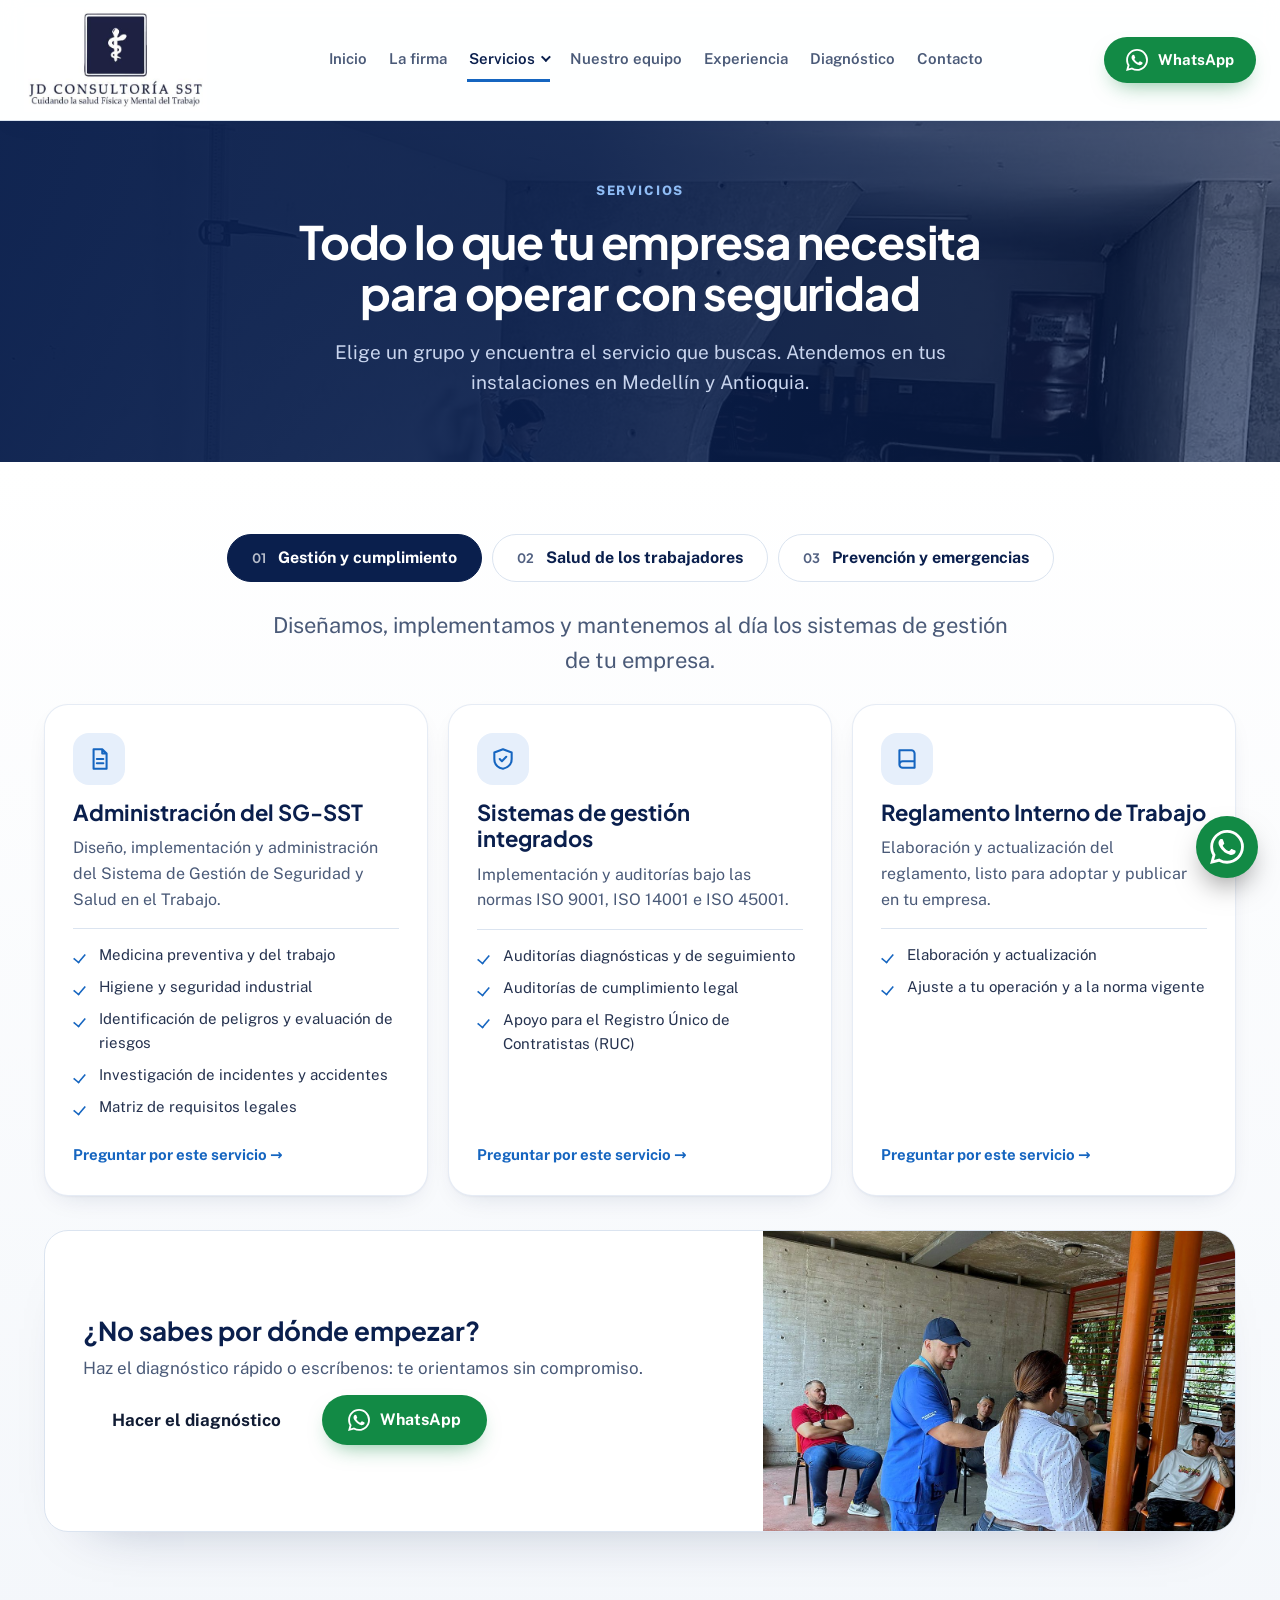
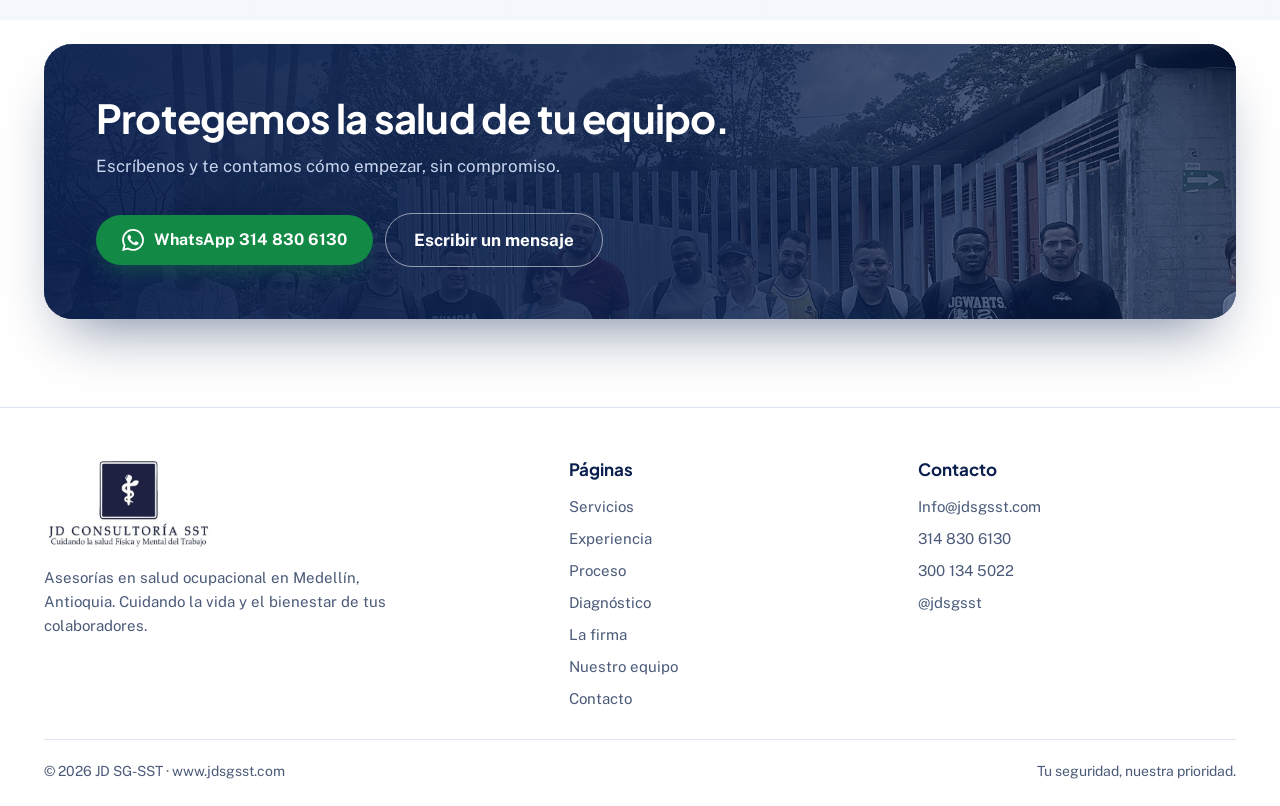
<file: servicios (1).html>
<!doctype html>
<html lang="es-CO">
<head>
<meta charset="utf-8">
<meta name="viewport" content="width=device-width, initial-scale=1">
<title>Servicios de SG-SST, evaluaciones médicas y capacitación en Medellín | JD SG-SST</title>
<meta name="description" content="Administración del SG-SST, evaluaciones médicas ocupacionales, riesgo psicosocial, capacitaciones, emergencias y seguridad vial para empresas en Medellín y Antioquia.">
<link rel="canonical" href="https://www.jdsgsst.com/servicios.html">
<meta name="robots" content="index, follow">
<meta name="theme-color" content="#0a1f4d">
<link rel="icon" href="favicon.ico" sizes="any">
<link rel="icon" type="image/png" sizes="32x32" href="favicon-32.png">
<link rel="apple-touch-icon" href="apple-touch-icon.png">
<link rel="manifest" href="site.webmanifest">
<meta property="og:type" content="website"><meta property="og:locale" content="es_CO"><meta property="og:site_name" content="JD SG-SST">
<meta property="og:title" content="Servicios de SG-SST, evaluaciones médicas y capacitación en Medellín | JD SG-SST"><meta property="og:description" content="Administración del SG-SST, evaluaciones médicas ocupacionales, riesgo psicosocial, capacitaciones, emergencias y seguridad vial para empresas en Medellín y Antioquia."><meta property="og:url" content="https://www.jdsgsst.com/servicios.html"><meta property="og:image" content="https://www.jdsgsst.com/img/grupo-jornada-exterior.jpg">
<meta name="twitter:card" content="summary_large_image">
<link rel="preconnect" href="https://fonts.googleapis.com"><link rel="preconnect" href="https://fonts.gstatic.com" crossorigin>
<link href="https://fonts.googleapis.com/css2?family=Plus+Jakarta+Sans:wght@600;700;800&family=Public+Sans:wght@400;500;600&display=swap" rel="stylesheet">
<link rel="stylesheet" href="style.css">
<script type="application/ld+json">{"@context": "https://schema.org", "@type": "ProfessionalService", "name": "JD Consultoría SST (JD SG-SST)", "url": "https://www.jdsgsst.com/", "logo": "https://www.jdsgsst.com/img/logo.png", "image": "https://www.jdsgsst.com/img/grupo-jornada-exterior.jpg", "description": "Implementación del SG-SST, reglamento interno de trabajo, cursos de alturas y espacios confinados, evaluaciones médicas ocupacionales y calificación de PCL en Medellín y Antioquia.", "telephone": "+573148306130", "email": "Info@jdsgsst.com", "address": {"@type": "PostalAddress", "addressLocality": "Medellín", "addressRegion": "Antioquia", "addressCountry": "CO"}, "areaServed": ["Medellín", "Antioquia"], "sameAs": ["https://instagram.com/jdsgsst"]}</script>
</head>
<body>
<a class="skip" href="#contenido">Saltar al contenido</a>
<header class="hdr"><div class="wrap"><a href="index.html" class="logo"><img src="img/logo.png" width="469" height="266" alt="JD Consultoría SST: cuidando la salud física y mental del trabajo"></a><nav aria-label="Principal"><a class="nl" href="index.html">Inicio</a><a class="nl" href="la-firma.html">La firma</a><div class="dd"><a class="nl on" aria-current="page" href="servicios.html" aria-haspopup="true">Servicios<i class="dch"></i></a><div class="ddm" role="menu"><a role="menuitem" href="servicios.html#gestion" data-group="gestion">Gestión y cumplimiento</a><a role="menuitem" href="servicios.html#salud" data-group="salud">Salud de los trabajadores</a><a role="menuitem" href="servicios.html#prevencion" data-group="prevencion">Prevención y emergencias</a></div></div><a class="nl" href="nuestro-equipo.html">Nuestro equipo</a><a class="nl" href="experiencia.html">Experiencia</a><a class="nl" href="diagnostico.html">Diagnóstico</a><a class="nl" href="contacto.html">Contacto</a></nav><a class="burger" href="#mnav" role="button" aria-label="Abrir menú" aria-expanded="false" aria-controls="mnav"><span></span></a><a class="wab" href="https://wa.me/573148306130"><svg viewBox="0 0 24 24" aria-hidden="true"><path d="M17.472 14.382c-.297-.149-1.758-.867-2.03-.967-.273-.099-.471-.148-.67.15-.197.297-.767.966-.94 1.164-.173.199-.347.223-.644.075-.297-.15-1.255-.463-2.39-1.475-.883-.788-1.48-1.761-1.653-2.059-.173-.297-.018-.458.13-.606.134-.133.298-.347.446-.52.149-.174.198-.298.298-.497.099-.198.05-.371-.025-.52-.075-.149-.669-1.612-.916-2.207-.242-.579-.487-.5-.669-.51-.173-.008-.371-.01-.57-.01-.198 0-.52.074-.792.372-.272.297-1.04 1.016-1.04 2.479 0 1.462 1.065 2.875 1.213 3.074.149.198 2.096 3.2 5.077 4.487.709.306 1.262.489 1.694.625.712.227 1.36.195 1.871.118.571-.085 1.758-.719 2.006-1.413.248-.694.248-1.289.173-1.413-.074-.124-.272-.198-.57-.347m-5.421 7.403h-.004a9.87 9.87 0 01-5.031-1.378l-.361-.214-3.741.982.998-3.648-.235-.374a9.86 9.86 0 01-1.51-5.26c.001-5.45 4.436-9.884 9.888-9.884 2.64 0 5.122 1.03 6.988 2.898a9.825 9.825 0 012.893 6.994c-.003 5.45-4.437 9.884-9.885 9.884m8.413-18.297A11.815 11.815 0 0012.05 0C5.495 0 .16 5.335.157 11.892c0 2.096.547 4.142 1.588 5.945L.057 24l6.305-1.654a11.882 11.882 0 005.683 1.448h.005c6.554 0 11.89-5.335 11.893-11.893a11.821 11.821 0 00-3.48-8.413z"/></svg>WhatsApp</a></div></header>
<div class="mnav" id="mnav" aria-hidden="true"><a class="scrim" href="#contenido" aria-label="Cerrar menú" tabindex="-1"></a><div class="pnl" role="dialog" aria-label="Menú"><div class="top"><a href="index.html"><img src="img/logo.png" width="469" height="266" alt="JD Consultoría SST: cuidando la salud física y mental del trabajo"></a><a class="x" href="#contenido" role="button" aria-label="Cerrar menú">×</a></div><a class="mi" href="index.html">Inicio</a><a class="mi" href="la-firma.html">La firma</a><button class="mi" type="button" aria-expanded="false" data-sub="s1">Servicios<i class="chev"></i></button><div class="sub" id="s1"><a href="servicios.html">Todos los servicios</a><a href="servicios.html#gestion" data-group="gestion">Gestión y cumplimiento</a><a href="servicios.html#salud" data-group="salud">Salud de los trabajadores</a><a href="servicios.html#prevencion" data-group="prevencion">Prevención y emergencias</a></div><a class="mi" href="nuestro-equipo.html">Nuestro equipo</a><a class="mi" href="experiencia.html">Experiencia</a><a class="mi" href="diagnostico.html">Diagnóstico</a><a class="mi" href="contacto.html">Contacto</a><div class="mwa"><a class="wab" href="https://wa.me/573148306130"><svg viewBox="0 0 24 24" aria-hidden="true"><path d="M17.472 14.382c-.297-.149-1.758-.867-2.03-.967-.273-.099-.471-.148-.67.15-.197.297-.767.966-.94 1.164-.173.199-.347.223-.644.075-.297-.15-1.255-.463-2.39-1.475-.883-.788-1.48-1.761-1.653-2.059-.173-.297-.018-.458.13-.606.134-.133.298-.347.446-.52.149-.174.198-.298.298-.497.099-.198.05-.371-.025-.52-.075-.149-.669-1.612-.916-2.207-.242-.579-.487-.5-.669-.51-.173-.008-.371-.01-.57-.01-.198 0-.52.074-.792.372-.272.297-1.04 1.016-1.04 2.479 0 1.462 1.065 2.875 1.213 3.074.149.198 2.096 3.2 5.077 4.487.709.306 1.262.489 1.694.625.712.227 1.36.195 1.871.118.571-.085 1.758-.719 2.006-1.413.248-.694.248-1.289.173-1.413-.074-.124-.272-.198-.57-.347m-5.421 7.403h-.004a9.87 9.87 0 01-5.031-1.378l-.361-.214-3.741.982.998-3.648-.235-.374a9.86 9.86 0 01-1.51-5.26c.001-5.45 4.436-9.884 9.888-9.884 2.64 0 5.122 1.03 6.988 2.898a9.825 9.825 0 012.893 6.994c-.003 5.45-4.437 9.884-9.885 9.884m8.413-18.297A11.815 11.815 0 0012.05 0C5.495 0 .16 5.335.157 11.892c0 2.096.547 4.142 1.588 5.945L.057 24l6.305-1.654a11.882 11.882 0 005.683 1.448h.005c6.554 0 11.89-5.335 11.893-11.893a11.821 11.821 0 00-3.48-8.413z"/></svg>WhatsApp</a></div></div></div><main id="contenido">
<section class="band has-img"><img class="bimg" src="img/evaluacion-ocupacional-sitio.jpg" alt="" loading="eager"><div class="wrap"><p class="eyebrow">Servicios</p><h1>Todo lo que tu empresa necesita para operar con seguridad</h1><p class="lead">Elige un grupo y encuentra el servicio que buscas. Atendemos en tus instalaciones en Medellín y Antioquia.</p></div></section>
<section class="sec end"><div class="wrap"><div class="gtabs" role="tablist" aria-label="Grupos de servicios"><button type="button" role="tab" id="gt-gestion" data-g="gestion" aria-selected="true" aria-controls="gp-gestion"><span class="gn">01</span><span>Gestión y cumplimiento</span></button><button type="button" role="tab" id="gt-salud" data-g="salud" aria-selected="false" aria-controls="gp-salud"><span class="gn">02</span><span>Salud de los trabajadores</span></button><button type="button" role="tab" id="gt-prevencion" data-g="prevencion" aria-selected="false" aria-controls="gp-prevencion"><span class="gn">03</span><span>Prevención y emergencias</span></button></div><div class="gpanel" id="gp-gestion" role="tabpanel" aria-labelledby="gt-gestion"><p class="gdesc">Diseñamos, implementamos y mantenemos al día los sistemas de gestión de tu empresa.</p><div class="svgrid"><article class="svcard"><span class="svi"><svg viewBox="0 0 24 24" aria-hidden="true"><path d="M7 3h8l4 4v14H7zM15 3v4h4M10 12h6M10 16h6"/></svg></span><h3>Administración del SG-SST</h3><p>Diseño, implementación y administración del Sistema de Gestión de Seguridad y Salud en el Trabajo.</p><ul><li>Medicina preventiva y del trabajo</li><li>Higiene y seguridad industrial</li><li>Identificación de peligros y evaluación de riesgos</li><li>Investigación de incidentes y accidentes</li><li>Matriz de requisitos legales</li></ul><a class="svask" href="https://wa.me/573148306130?text=Hola%2C%20quisiera%20informaci%C3%B3n%20sobre%20el%20servicio%3A%20Administraci%C3%B3n%20del%20SG-SST" rel="noopener">Preguntar por este servicio →</a></article><article class="svcard"><span class="svi"><svg viewBox="0 0 24 24" aria-hidden="true"><path d="M12 3l8 3v6c0 5-3.5 8-8 9-4.5-1-8-4-8-9V6zM9 12l2 2 4-4"/></svg></span><h3>Sistemas de gestión integrados</h3><p>Implementación y auditorías bajo las normas ISO 9001, ISO 14001 e ISO 45001.</p><ul><li>Auditorías diagnósticas y de seguimiento</li><li>Auditorías de cumplimiento legal</li><li>Apoyo para el Registro Único de Contratistas (RUC)</li></ul><a class="svask" href="https://wa.me/573148306130?text=Hola%2C%20quisiera%20informaci%C3%B3n%20sobre%20el%20servicio%3A%20Sistemas%20de%20gesti%C3%B3n%20integrados" rel="noopener">Preguntar por este servicio →</a></article><article class="svcard"><span class="svi"><svg viewBox="0 0 24 24" aria-hidden="true"><path d="M5 4h11a3 3 0 013 3v13H8a3 3 0 01-3-3zM5 17a3 3 0 013-3h11"/></svg></span><h3>Reglamento Interno de Trabajo</h3><p>Elaboración y actualización del reglamento, listo para adoptar y publicar en tu empresa.</p><ul><li>Elaboración y actualización</li><li>Ajuste a tu operación y a la norma vigente</li></ul><a class="svask" href="https://wa.me/573148306130?text=Hola%2C%20quisiera%20informaci%C3%B3n%20sobre%20el%20servicio%3A%20Reglamento%20Interno%20de%20Trabajo" rel="noopener">Preguntar por este servicio →</a></article></div></div><div class="gpanel" id="gp-salud" role="tabpanel" aria-labelledby="gt-salud" hidden><p class="gdesc">Cuidamos la salud física y mental de tu gente, desde el ingreso hasta el seguimiento de cada caso.</p><div class="svgrid"><article class="svcard"><span class="svi"><svg viewBox="0 0 24 24" aria-hidden="true"><path d="M12 20s-7-4.4-7-10a4 4 0 017-2.4A4 4 0 0119 10c0 5.6-7 10-7 10z"/></svg></span><h3>Evaluaciones médicas ocupacionales</h3><p>Valoraciones por médico especialista, según los riesgos de cada cargo.</p><ul><li>Ingreso, periódicas y de egreso</li><li>Post-incapacidad y reintegro</li><li>Atención en las instalaciones de tu empresa</li></ul><a class="svask" href="https://wa.me/573148306130?text=Hola%2C%20quisiera%20informaci%C3%B3n%20sobre%20el%20servicio%3A%20Evaluaciones%20m%C3%A9dicas%20ocupacionales" rel="noopener">Preguntar por este servicio →</a></article><article class="svcard"><span class="svi"><svg viewBox="0 0 24 24" aria-hidden="true"><path d="M12 4v16M6 8h12M6 8l-3 7a4 4 0 006 0L6 8M18 8l-3 7a4 4 0 006 0l-3-7"/></svg></span><h3>Casos médico-laborales y calificación de PCL</h3><p>Análisis de casos complejos y calificación de pérdida de capacidad laboral.</p><ul><li>Casos médico-laborales complejos</li><li>Calificación de PCL</li><li>Médico especialista, calificador de invalidez</li></ul><a class="svask" href="https://wa.me/573148306130?text=Hola%2C%20quisiera%20informaci%C3%B3n%20sobre%20el%20servicio%3A%20Casos%20m%C3%A9dico-laborales%20y%20calificaci%C3%B3n%20de%20PCL" rel="noopener">Preguntar por este servicio →</a></article><article class="svcard"><span class="svi"><svg viewBox="0 0 24 24" aria-hidden="true"><path d="M9 4a3 3 0 00-3 3 3 3 0 00-2 5 3 3 0 002 5 3 3 0 006 0V4a3 3 0 00-3 0M15 4a3 3 0 013 3 3 3 0 012 5 3 3 0 01-2 5 3 3 0 01-3 3"/></svg></span><h3>Riesgo psicosocial y clima organizacional</h3><p>Evaluación e intervención de factores psicosociales con un psicólogo especialista.</p><ul><li>Evaluación del riesgo psicosocial</li><li>Clima organizacional</li><li>Gerencia del talento humano</li></ul><a class="svask" href="https://wa.me/573148306130?text=Hola%2C%20quisiera%20informaci%C3%B3n%20sobre%20el%20servicio%3A%20Riesgo%20psicosocial%20y%20clima%20organizacional" rel="noopener">Preguntar por este servicio →</a></article><article class="svcard"><span class="svi"><svg viewBox="0 0 24 24" aria-hidden="true"><path d="M5 19c0-9 5-14 15-14 0 10-5 15-14 15M5 19l8-8"/></svg></span><h3>Estilos de vida saludables</h3><p>Programas de bienestar para tu equipo.</p><ul><li>Nutrición y hábitos saludables</li><li>Pausas activas</li></ul><a class="svask" href="https://wa.me/573148306130?text=Hola%2C%20quisiera%20informaci%C3%B3n%20sobre%20el%20servicio%3A%20Estilos%20de%20vida%20saludables" rel="noopener">Preguntar por este servicio →</a></article></div></div><div class="gpanel" id="gp-prevencion" role="tabpanel" aria-labelledby="gt-prevencion" hidden><p class="gdesc">Formamos a tu equipo y preparamos a tu empresa para actuar a tiempo.</p><div class="svgrid"><article class="svcard"><span class="svi"><svg viewBox="0 0 24 24" aria-hidden="true"><path d="M2 9l10-5 10 5-10 5zM6 11v5c0 1.5 3 3 6 3s6-1.5 6-3v-5"/></svg></span><h3>Cursos de seguridad y salud</h3><p>Formación por cargo, en modalidad flexible, con instructores calificados.</p><ul><li>Trabajo en alturas</li><li>Espacios confinados</li><li>Energías peligrosas</li></ul><a class="svask" href="https://wa.me/573148306130?text=Hola%2C%20quisiera%20informaci%C3%B3n%20sobre%20el%20servicio%3A%20Cursos%20de%20seguridad%20y%20salud" rel="noopener">Preguntar por este servicio →</a></article><article class="svcard"><span class="svi"><svg viewBox="0 0 24 24" aria-hidden="true"><path d="M12 3c1 4 5 5 5 10a5 5 0 01-10 0c0-2 1-3 2-4 0 2 1 3 2 3 0-3-1-5 1-9z"/></svg></span><h3>Gestión de emergencias y brigadas</h3><p>Plan de emergencias, formación de brigadas y simulacros.</p><ul><li>Plan de respuesta a emergencias</li><li>Formación de brigadas</li><li>Gestión del riesgo de desastres</li></ul><a class="svask" href="https://wa.me/573148306130?text=Hola%2C%20quisiera%20informaci%C3%B3n%20sobre%20el%20servicio%3A%20Gesti%C3%B3n%20de%20emergencias%20y%20brigadas" rel="noopener">Preguntar por este servicio →</a></article><article class="svcard"><span class="svi"><svg viewBox="0 0 24 24" aria-hidden="true"><path d="M4 16h16v3H4zM6 16a6 6 0 0112 0M12 7v4"/></svg></span><h3>Seguridad industrial</h3><p>Control de riesgos en la operación diaria.</p><ul><li>Orden y aseo</li><li>Uso de elementos de protección personal</li><li>Señalización</li></ul><a class="svask" href="https://wa.me/573148306130?text=Hola%2C%20quisiera%20informaci%C3%B3n%20sobre%20el%20servicio%3A%20Seguridad%20industrial" rel="noopener">Preguntar por este servicio →</a></article><article class="svcard"><span class="svi"><svg viewBox="0 0 24 24" aria-hidden="true"><path d="M13 4a1.5 1.5 0 110 3 1.5 1.5 0 010-3M9 20l3-6-3-2 2-4 4 2 2 3M12 14l3 6"/></svg></span><h3>Riesgo biomecánico y ergonomía</h3><p>Intervención de factores de riesgo por postura, carga y movimiento.</p><ul><li>Ergonomía y puestos de trabajo</li><li>Pausas activas</li><li>Manejo de cargas</li></ul><a class="svask" href="https://wa.me/573148306130?text=Hola%2C%20quisiera%20informaci%C3%B3n%20sobre%20el%20servicio%3A%20Riesgo%20biomec%C3%A1nico%20y%20ergonom%C3%ADa" rel="noopener">Preguntar por este servicio →</a></article><article class="svcard"><span class="svi"><svg viewBox="0 0 24 24" aria-hidden="true"><path d="M5 16V11l2-5h10l2 5v5zM3 16h18M7.5 13h.01M16.5 13h.01"/></svg></span><h3>Seguridad vial</h3><p>Conducción preventiva para tu equipo.</p><ul><li>Capacitación en conducción preventiva</li><li>Plan estratégico de seguridad vial</li></ul><a class="svask" href="https://wa.me/573148306130?text=Hola%2C%20quisiera%20informaci%C3%B3n%20sobre%20el%20servicio%3A%20Seguridad%20vial" rel="noopener">Preguntar por este servicio →</a></article></div></div>
<div class="note" style="margin-top:34px"><div><h2>¿No sabes por dónde empezar?</h2><p>Haz el diagnóstico rápido o escríbenos: te orientamos sin compromiso.</p><div class="btns"><a class="btn dk" href="diagnostico.html">Hacer el diagnóstico</a><a class="wab" href="https://wa.me/573148306130"><svg viewBox="0 0 24 24" aria-hidden="true"><path d="M17.472 14.382c-.297-.149-1.758-.867-2.03-.967-.273-.099-.471-.148-.67.15-.197.297-.767.966-.94 1.164-.173.199-.347.223-.644.075-.297-.15-1.255-.463-2.39-1.475-.883-.788-1.48-1.761-1.653-2.059-.173-.297-.018-.458.13-.606.134-.133.298-.347.446-.52.149-.174.198-.298.298-.497.099-.198.05-.371-.025-.52-.075-.149-.669-1.612-.916-2.207-.242-.579-.487-.5-.669-.51-.173-.008-.371-.01-.57-.01-.198 0-.52.074-.792.372-.272.297-1.04 1.016-1.04 2.479 0 1.462 1.065 2.875 1.213 3.074.149.198 2.096 3.2 5.077 4.487.709.306 1.262.489 1.694.625.712.227 1.36.195 1.871.118.571-.085 1.758-.719 2.006-1.413.248-.694.248-1.289.173-1.413-.074-.124-.272-.198-.57-.347m-5.421 7.403h-.004a9.87 9.87 0 01-5.031-1.378l-.361-.214-3.741.982.998-3.648-.235-.374a9.86 9.86 0 01-1.51-5.26c.001-5.45 4.436-9.884 9.888-9.884 2.64 0 5.122 1.03 6.988 2.898a9.825 9.825 0 012.893 6.994c-.003 5.45-4.437 9.884-9.885 9.884m8.413-18.297A11.815 11.815 0 0012.05 0C5.495 0 .16 5.335.157 11.892c0 2.096.547 4.142 1.588 5.945L.057 24l6.305-1.654a11.882 11.882 0 005.683 1.448h.005c6.554 0 11.89-5.335 11.893-11.893a11.821 11.821 0 00-3.48-8.413z"/></svg>WhatsApp</a></div></div><img src="img/jornada-medico-laboral.jpg" width="800" height="600" alt="Profesional de salud conversando con una colaboradora" loading="lazy"></div></div></section></main>
<section style="padding-block:24px 88px"><div class="wrap"><div class="cta"><img class="bg" src="img/equipo-capacitacion-sst.jpg" alt="" loading="lazy"><div><h2>Protegemos la salud de tu equipo.</h2><p>Escríbenos y te contamos cómo empezar, sin compromiso.</p></div><div class="btns"><a class="wab" href="https://wa.me/573148306130"><svg viewBox="0 0 24 24" aria-hidden="true"><path d="M17.472 14.382c-.297-.149-1.758-.867-2.03-.967-.273-.099-.471-.148-.67.15-.197.297-.767.966-.94 1.164-.173.199-.347.223-.644.075-.297-.15-1.255-.463-2.39-1.475-.883-.788-1.48-1.761-1.653-2.059-.173-.297-.018-.458.13-.606.134-.133.298-.347.446-.52.149-.174.198-.298.298-.497.099-.198.05-.371-.025-.52-.075-.149-.669-1.612-.916-2.207-.242-.579-.487-.5-.669-.51-.173-.008-.371-.01-.57-.01-.198 0-.52.074-.792.372-.272.297-1.04 1.016-1.04 2.479 0 1.462 1.065 2.875 1.213 3.074.149.198 2.096 3.2 5.077 4.487.709.306 1.262.489 1.694.625.712.227 1.36.195 1.871.118.571-.085 1.758-.719 2.006-1.413.248-.694.248-1.289.173-1.413-.074-.124-.272-.198-.57-.347m-5.421 7.403h-.004a9.87 9.87 0 01-5.031-1.378l-.361-.214-3.741.982.998-3.648-.235-.374a9.86 9.86 0 01-1.51-5.26c.001-5.45 4.436-9.884 9.888-9.884 2.64 0 5.122 1.03 6.988 2.898a9.825 9.825 0 012.893 6.994c-.003 5.45-4.437 9.884-9.885 9.884m8.413-18.297A11.815 11.815 0 0012.05 0C5.495 0 .16 5.335.157 11.892c0 2.096.547 4.142 1.588 5.945L.057 24l6.305-1.654a11.882 11.882 0 005.683 1.448h.005c6.554 0 11.89-5.335 11.893-11.893a11.821 11.821 0 00-3.48-8.413z"/></svg>WhatsApp 314 830 6130</a><a class="btn outw" href="contacto.html">Escribir un mensaje</a></div></div></div></section>
<footer class="ftr"><div class="wrap"><div class="fg">
<div><img src="img/logo.png" width="469" height="266" alt="JD Consultoría SST" loading="lazy"><p>Asesorías en salud ocupacional en Medellín, Antioquia. Cuidando la vida y el bienestar de tus colaboradores.</p></div>
<div><h2>Páginas</h2><ul><li><a href="servicios.html">Servicios</a></li><li><a href="experiencia.html">Experiencia</a></li><li><a href="index.html#proceso">Proceso</a></li><li><a href="diagnostico.html">Diagnóstico</a></li><li><a href="la-firma.html">La firma</a></li><li><a href="nuestro-equipo.html">Nuestro equipo</a></li><li><a href="contacto.html">Contacto</a></li></ul></div>
<div><h2>Contacto</h2><ul><li><a href="mailto:Info@jdsgsst.com">Info@jdsgsst.com</a></li><li><a href="tel:+573148306130">314 830 6130</a></li><li><a href="tel:+573001345022">300 134 5022</a></li><li><a href="https://instagram.com/jdsgsst">@jdsgsst</a></li></ul></div>
</div><div class="fb"><span>© 2026 JD SG-SST · www.jdsgsst.com</span><span>Tu seguridad, nuestra prioridad.</span></div></div></footer>
<a class="fab" href="https://wa.me/573148306130" aria-label="Escríbenos por WhatsApp"><svg viewBox="0 0 24 24" aria-hidden="true"><path d="M17.472 14.382c-.297-.149-1.758-.867-2.03-.967-.273-.099-.471-.148-.67.15-.197.297-.767.966-.94 1.164-.173.199-.347.223-.644.075-.297-.15-1.255-.463-2.39-1.475-.883-.788-1.48-1.761-1.653-2.059-.173-.297-.018-.458.13-.606.134-.133.298-.347.446-.52.149-.174.198-.298.298-.497.099-.198.05-.371-.025-.52-.075-.149-.669-1.612-.916-2.207-.242-.579-.487-.5-.669-.51-.173-.008-.371-.01-.57-.01-.198 0-.52.074-.792.372-.272.297-1.04 1.016-1.04 2.479 0 1.462 1.065 2.875 1.213 3.074.149.198 2.096 3.2 5.077 4.487.709.306 1.262.489 1.694.625.712.227 1.36.195 1.871.118.571-.085 1.758-.719 2.006-1.413.248-.694.248-1.289.173-1.413-.074-.124-.272-.198-.57-.347m-5.421 7.403h-.004a9.87 9.87 0 01-5.031-1.378l-.361-.214-3.741.982.998-3.648-.235-.374a9.86 9.86 0 01-1.51-5.26c.001-5.45 4.436-9.884 9.888-9.884 2.64 0 5.122 1.03 6.988 2.898a9.825 9.825 0 012.893 6.994c-.003 5.45-4.437 9.884-9.885 9.884m8.413-18.297A11.815 11.815 0 0012.05 0C5.495 0 .16 5.335.157 11.892c0 2.096.547 4.142 1.588 5.945L.057 24l6.305-1.654a11.882 11.882 0 005.683 1.448h.005c6.554 0 11.89-5.335 11.893-11.893a11.821 11.821 0 00-3.48-8.413z"/></svg></a>
<script>(function(){var h=document.querySelector('.hdr');function f(){if(h)h.classList.toggle('sm',window.scrollY>60)}window.addEventListener('scroll',f,{passive:true});f();
if('IntersectionObserver' in window&&!window.matchMedia('(prefers-reduced-motion: reduce)').matches){var els=document.querySelectorAll('.card,.ex,.sp,.sector,.step,.tm,.ap,.fact,.vp div,.gal figure,.mason a,.q,.split,.note');var io=new IntersectionObserver(function(es){es.forEach(function(e){if(e.isIntersecting){e.target.classList.add('in');io.unobserve(e.target)}})},{rootMargin:'0px 0px -40px 0px'});els.forEach(function(el){var r=el.getBoundingClientRect();if(r.top>window.innerHeight){el.classList.add('rv');io.observe(el)}});setTimeout(function(){document.querySelectorAll('.rv:not(.in)').forEach(function(el){var r=el.getBoundingClientRect();if(r.top<window.innerHeight*1.2)el.classList.add('in')})},2500)}})();</script>
<script>(function(){var T=[].slice.call(document.querySelectorAll('.gtabs button')),P=[].slice.call(document.querySelectorAll('.gpanel'));function show(k){T.forEach(function(b){b.setAttribute('aria-selected',b.dataset.g===k?'true':'false')});P.forEach(function(p){p.hidden=p.id!=='gp-'+k})}
T.forEach(function(b){b.addEventListener('click',function(){show(b.dataset.g)})});window.showGroup=show;T.forEach(function(b,i){b.addEventListener('keydown',function(e){var k=e.key,n=-1;if(k==='ArrowRight'||k==='ArrowDown')n=(i+1)%T.length;else if(k==='ArrowLeft'||k==='ArrowUp')n=(i-1+T.length)%T.length;else if(k==='Home')n=0;else if(k==='End')n=T.length-1;if(n>-1){e.preventDefault();T[n].focus();show(T[n].dataset.g)}})});
document.addEventListener('click',function(e){var a=e.target.closest('[data-group]');if(a){show(a.getAttribute('data-group'))}})})();
(function(){function h(){var k=location.hash.slice(1);if(k&&document.getElementById('gp-'+k)&&window.showGroup)window.showGroup(k)}h();window.addEventListener('hashchange',h)})();
</script><script>(function(){var b=document.querySelector('.burger'),m=document.getElementById('mnav');if(!b||!m)return;var last=null;
function open(e){if(e&&e.preventDefault)e.preventDefault();m.classList.add('open');m.setAttribute('aria-hidden','false');b.setAttribute('aria-expanded','true');document.body.style.overflow='hidden';last=document.activeElement;var x=m.querySelector('.x');x&&x.focus()}
function close(e){if(e&&e.preventDefault&&e.currentTarget&&(e.currentTarget.classList.contains('x')||e.currentTarget.classList.contains('scrim')))e.preventDefault();m.classList.remove('open');m.setAttribute('aria-hidden','true');b.setAttribute('aria-expanded','false');document.body.style.overflow='';last&&last.focus&&b.focus()}
b.addEventListener('click',open);m.querySelector('.x').addEventListener('click',close);m.querySelector('.scrim').addEventListener('click',close);
document.addEventListener('keydown',function(e){if(e.key==='Escape'&&m.classList.contains('open'))close()});
[].forEach.call(m.querySelectorAll('[data-sub]'),function(t){t.addEventListener('click',function(){var s=document.getElementById(t.dataset.sub),o=s.classList.toggle('open');t.setAttribute('aria-expanded',o?'true':'false')})});
[].forEach.call(m.querySelectorAll('a'),function(a){a.addEventListener('click',function(){close()})})})();</script><button type="button" class="totop" aria-label="Volver arriba" hidden><svg viewBox="0 0 24 24" aria-hidden="true"><path d="M6 15l6-6 6 6"/></svg></button><script>(function(){var t=document.querySelector(".totop");if(!t)return;function u(){t.hidden=window.scrollY<900}window.addEventListener("scroll",u,{passive:true});u();t.addEventListener("click",function(){window.scrollTo({top:0,behavior:window.matchMedia("(prefers-reduced-motion: reduce)").matches?"auto":"smooth"})})})();</script></body>
</html>
</file>
<file: style.css>
/* Concepto: sitio de consultoría clínica y editorial. Azul marino del logo, azul de apoyo y verde WhatsApp. */
:root{--navy:#0a1f4d;--ink:#101b33;--muted:#4a5a78;--blue:#1565c0;--deep:#124a9e;--sky:#8fbcf5;--tint:#e6effb;--line:#dbe4f0;--bg:#f4f7fb;--card:#ffffff;--wa:#128a45;--panel:#12306b;--bad:#a8351f;--warn:#b57a00;--display:'Plus Jakarta Sans',system-ui,sans-serif;--body:'Public Sans',system-ui,sans-serif;color-scheme:light}
*{box-sizing:border-box}
html{scroll-behavior:smooth}
body{margin:0;font-family:var(--body);color:var(--ink);background:var(--bg);font-size:17px;line-height:1.6}
a{color:inherit}
h1,h2,h3{font-family:var(--display);margin:0}
img{max-width:100%}
:focus-visible{outline:3px solid var(--blue);outline-offset:3px;border-radius:6px}
.skip{position:absolute;left:-999px;top:0;background:#fff;color:var(--navy);padding:10px 16px;z-index:100}
.skip:focus{left:8px;top:8px}
.wrap{max-width:1240px;margin:0 auto;padding-left:max(24px,env(safe-area-inset-left,0px));padding-right:max(24px,env(safe-area-inset-right,0px))}
.topbar{background:var(--navy);color:#d6e0f5;font-size:14px;font-weight:600}
.topbar .wrap{padding-block:9px;display:flex;flex-wrap:wrap;justify-content:space-between;gap:6px 28px}
.topbar span:last-child{display:flex;flex-wrap:wrap;gap:6px 28px}.topbar a{text-decoration:none}
.hdr{position:sticky;top:0;z-index:40;background:#fff;border-bottom:1px solid var(--line)}
.hdr .wrap{max-width:1280px;padding-block:8px;display:flex;flex-wrap:wrap;align-items:center;justify-content:space-between;gap:8px 24px}
.logo{display:block;flex:none;line-height:0}.logo img{height:104px;width:auto;display:block}
.hdr nav{display:flex;flex-wrap:nowrap;justify-content:center;gap:0 18px;flex:1 1 380px}
.nl{text-decoration:none;color:var(--muted);font-weight:600;font-size:15px;padding:8px 2px;white-space:nowrap;border-bottom:3px solid transparent}
.nl:hover{color:var(--navy)}.nl.on{color:var(--navy);border-bottom-color:var(--blue)}
.wab{display:inline-flex;align-items:center;gap:10px;background:var(--wa);color:#fff;text-decoration:none;font-weight:700;font-size:16px;padding:14px 26px;border-radius:100px;line-height:1.2}
.wab svg{width:22px;height:22px;fill:#fff;flex:none}
.hdr .wab{padding:12px 22px;font-size:15px}
.btn{display:inline-block;text-decoration:none;font-weight:700;padding:15px 28px;border-radius:100px;border:1.5px solid transparent;font-size:17px;font-family:inherit;cursor:pointer;line-height:1.3}
.btn.navy{background:var(--navy);color:#fff}.btn.out{border-color:var(--navy);color:var(--navy)}.btn.outw{border-color:#ffffff88;color:#fff}
.btns{display:flex;flex-wrap:wrap;align-items:center;gap:12px}
.eyebrow{margin:0 0 12px;font-weight:700;font-size:14px;letter-spacing:.1em;text-transform:uppercase;color:var(--blue)}
.eyebrow.l{color:var(--sky)}
.band{background:var(--navy);color:#fff;padding-block:60px 64px}
.band h1{font-weight:700;font-size:46px;line-height:1.12;letter-spacing:-.025em;max-width:820px;text-wrap:balance}
.band .eyebrow{color:var(--sky);margin-bottom:14px}
.lead{margin:18px 0 0;font-size:19px;color:#c9d5ee;max-width:680px}
.h2{font-weight:700;font-size:42px;line-height:1.08;letter-spacing:-.02em;color:var(--navy);text-wrap:balance}
.h2.m{font-size:36px}
.sec{padding-block:72px 24px}.sec.end{padding-bottom:88px}
.head{display:flex;flex-wrap:wrap;align-items:flex-end;justify-content:space-between;gap:16px 40px;margin-bottom:36px}
.head>div{flex:1 1 480px}.head p{flex:1 1 320px;max-width:420px;margin:0;color:var(--muted);font-size:16px}
.hero{background:#fff;border-bottom:1px solid var(--line)}
.hero .wrap{padding-block:52px 60px;display:flex;flex-wrap:wrap;gap:48px;align-items:center}
.hero-t{flex:1 1 440px;min-width:0}.hero-i{flex:1 1 440px;min-width:0;position:relative;padding-bottom:28px}
.chip{margin:0 0 22px;display:inline-flex;align-items:center;gap:10px;background:var(--tint);color:var(--deep);font-weight:700;font-size:14px;padding:7px 14px;border-radius:100px}
.chip i{width:8px;height:8px;border-radius:50%;background:var(--blue)}
.hero h1{font-weight:700;font-size:56px;line-height:1.05;letter-spacing:-.025em;color:var(--navy);text-wrap:balance}
.hero .sub{margin:24px 0 0;font-size:20px;color:var(--muted);max-width:520px}
.hero .btns{margin-top:30px}
.checks{margin:36px 0 0;padding:26px 0 0;list-style:none;border-top:1px solid var(--line);display:flex;flex-wrap:wrap;gap:12px 32px;font-weight:600;font-size:15px;color:var(--navy)}
.checks li{display:flex;align-items:center;gap:10px}
.ck{width:20px;height:20px;flex:none;fill:none;stroke:var(--blue);stroke-width:2.4;stroke-linecap:round;stroke-linejoin:round}
.hero-i>img:not(.inset){display:block;width:100%;height:auto;aspect-ratio:5/4;object-fit:cover;object-position:center 62%;border-radius:28px}
.tag{position:absolute;left:20px;bottom:0;background:var(--navy);color:#fff;border-radius:16px;padding:14px 20px;font-family:var(--display);font-weight:700;font-size:17px;line-height:1.2;box-shadow:0 20px 40px -18px #0a1f4d99;max-width:80%}
.strip{background:var(--navy);color:#fff}
.strip .wrap{padding-block:20px;display:flex;flex-wrap:wrap;justify-content:space-between;gap:8px 24px;font-family:var(--display);font-weight:700;font-size:16px}
.strip i{color:var(--sky);font-style:normal}
.vp{display:grid;grid-template-columns:repeat(auto-fit,minmax(230px,1fr));gap:16px}
.vp div{border-left:4px solid var(--blue);padding:4px 0 4px 20px}.vp h2{font-weight:700;font-size:22px;color:var(--navy);margin-bottom:6px}.vp p{margin:0;font-size:15px;color:var(--muted)}
.grid3{display:grid;grid-template-columns:repeat(auto-fit,minmax(min(300px,100%),1fr));gap:16px}
.grid2{display:grid;grid-template-columns:repeat(auto-fit,minmax(min(480px,100%),1fr));gap:18px}
.ex{display:flex;flex-direction:column;gap:8px;text-decoration:none;background:var(--card);border:1.5px solid var(--line);border-radius:22px;padding:26px;min-height:170px}
.ex:hover{border-color:var(--blue)}.ex h3{font-weight:700;font-size:25px;color:var(--navy)}.ex p{margin:0;font-size:15px;color:var(--muted)}
.ex .n,.card .n{font-family:var(--display);font-weight:700;font-size:14px;color:var(--blue)}.ex .more{margin-top:auto;padding-top:6px;font-weight:700;font-size:15px;color:var(--blue)}
.split{background:var(--card);border:1.5px solid var(--line);border-radius:32px;overflow:hidden;display:flex;flex-wrap:wrap}
.split>img{flex:1 1 360px;min-width:0;width:100%;height:440px;object-fit:cover;object-position:center 25%;display:block}
.split>div{flex:1.2 1 420px;padding:48px;display:flex;flex-direction:column;justify-content:center;gap:16px}
.split p{margin:0;color:var(--muted)}
.note{background:var(--card);border:1.5px solid var(--line);border-radius:24px;overflow:hidden;display:flex;flex-wrap:wrap}
.note>div{flex:1.4 1 420px;padding:34px 38px;display:flex;flex-direction:column;justify-content:center;gap:10px}.note h2{font-weight:700;font-size:26px;line-height:1.15;color:var(--navy)}.note p{margin:0;color:var(--muted)}.note b{color:var(--navy)}
.note>img{flex:1 1 260px;min-width:0;width:100%;height:300px;object-fit:cover;object-position:center 40%;display:block}
.svc{margin-top:32px;display:flex;flex-wrap:wrap;gap:28px;align-items:flex-start}
.tabs{flex:1 1 300px;max-width:390px;display:flex;flex-direction:column;gap:8px}
.tabs button{display:flex;align-items:center;gap:14px;text-align:left;cursor:pointer;border-radius:16px;padding:14px 18px;min-height:44px;font-family:inherit;border:1.5px solid var(--line);background:#fff;color:var(--ink)}
.tabs button span:first-child{font-family:var(--display);font-weight:700;font-size:14px;opacity:.8}.tabs button span+span{font-weight:600;font-size:16px;line-height:1.35}
.tabs button[aria-selected=true]{background:var(--navy);border-color:var(--navy);color:#fff}
.panel{flex:2 1 420px;min-width:0;background:#fff;border:1.5px solid var(--line);border-radius:24px;padding:38px}
.panel h2{font-weight:700;font-size:32px;line-height:1.15;color:var(--navy);margin-bottom:12px}.pd{margin:0 0 24px;color:var(--muted);font-size:18px}
.ul{margin:0;padding:0;list-style:none;display:flex;flex-direction:column;gap:12px}.ul li{display:flex;gap:14px;align-items:flex-start}.ul .ck{margin-top:3px;width:22px;height:22px}
.panel .btns{margin-top:30px}
.sector{min-width:0;background:#fff;border:1.5px solid var(--line);border-radius:26px;padding:36px;display:flex;flex-direction:column;gap:12px}
.sector header{display:flex;align-items:center;gap:16px}.sector h2{font-weight:700;font-size:30px;line-height:1.1;color:var(--navy)}
.ico{display:flex;align-items:center;justify-content:center;width:60px;height:60px;border-radius:18px;background:var(--tint);flex:none}
.ico svg{width:32px;height:32px;fill:none;stroke:var(--deep);stroke-width:1.8;stroke-linecap:round;stroke-linejoin:round}
.sector>p{margin:6px 0 4px;color:var(--muted)}.sector .ul{padding-top:18px;border-top:1px solid var(--line);gap:10px}
.soft{background:var(--tint);border:1.5px solid #cfe0f7;border-radius:26px;padding:36px 40px;display:flex;flex-wrap:wrap;align-items:center;justify-content:space-between;gap:20px}
.soft h2{flex:1 1 360px;font-weight:700;font-size:28px;line-height:1.15;color:var(--navy)}
.steps{display:flex;flex-direction:column;gap:16px}
.step{background:#fff;border:1.5px solid var(--line);border-radius:26px;padding:32px 36px;display:flex;flex-wrap:wrap;gap:16px 32px;align-items:flex-start}
.step>b{flex:none;display:flex;align-items:center;justify-content:center;width:64px;height:64px;border-radius:50%;background:var(--navy);color:#fff;font-family:var(--display);font-weight:700;font-size:28px}
.step div{flex:1 1 280px;min-width:0}.step h2{font-weight:700;font-size:30px;line-height:1.1;color:var(--navy);margin-bottom:8px}.step p{margin:0;color:var(--muted);font-size:18px;max-width:760px}
.gal{display:grid;grid-template-columns:repeat(auto-fit,minmax(min(340px,100%),1fr));gap:22px}
.gal figure{margin:0}.gal img{display:block;width:100%;height:300px;object-fit:cover;object-position:center 35%;border-radius:22px}.gal figcaption{margin-top:10px;font-size:15px;font-weight:500;color:var(--muted)}
.diag{display:flex;flex-wrap:wrap;gap:28px;align-items:flex-start}
.qs{flex:2 1 480px;min-width:0;background:#fff;border:1.5px solid var(--line);border-radius:24px;overflow:hidden}
.q{display:flex;flex-wrap:wrap;align-items:center;justify-content:space-between;gap:12px 18px;padding:20px 26px;border-bottom:1px solid var(--line)}.q:last-child{border-bottom:0}.q>span{flex:1 1 280px;font-size:16px}
.yn{display:flex;gap:8px}.yn button{cursor:pointer;min-width:60px;min-height:46px;border-radius:12px;font-weight:700;font-size:15px;font-family:inherit;border:1.5px solid #b7cde8;background:#fff;color:var(--ink)}
.yn button[aria-pressed=true]{background:var(--navy);border-color:var(--navy);color:#fff}.yn button.no[aria-pressed=true]{background:var(--bad);border-color:var(--bad)}
.res{flex:1 1 300px;min-width:0;background:#fff;border:1.5px solid var(--line);border-radius:24px;padding:34px 28px;text-align:center}
.score{margin:0;font-family:var(--display);font-weight:700;font-size:56px;line-height:1;color:var(--navy)}
.meter{height:10px;border-radius:10px;background:var(--tint);overflow:hidden;margin:18px 0 20px}.meter i{display:block;height:100%;width:0;border-radius:10px;background:var(--blue)}
.res h2{font-weight:700;font-size:22px;color:var(--navy);margin-bottom:8px}.res>p:not(.score){margin:0 0 22px;color:var(--muted);font-size:15px}
.two{display:flex;flex-wrap:wrap;gap:48px;align-items:center}.two>div{flex:1 1 440px;min-width:0}.two.top{align-items:flex-start;gap:40px}.two .rnd{flex:1 1 400px;min-width:0;width:100%;height:auto;aspect-ratio:5/4;object-fit:cover;object-position:center 25%;border-radius:28px;display:block}
.two p{margin:0 0 14px;color:var(--muted);font-size:18px}
.team{display:grid;grid-template-columns:repeat(auto-fit,minmax(min(480px,100%),1fr));gap:18px}
.tm{min-width:0;background:#fff;border:1.5px solid var(--line);border-radius:28px;padding:36px;display:flex;flex-wrap:wrap;gap:24px;align-items:flex-start}
.av{flex:none;width:96px;height:96px;border-radius:50%;background:var(--tint);border:2px dashed var(--sky);display:flex;align-items:center;justify-content:center}
.av svg{width:44px;height:44px;fill:none;stroke:var(--deep);stroke-width:1.6;stroke-linecap:round;stroke-linejoin:round}
.tm>div:last-child{flex:1 1 260px;min-width:0}.tm .tg{margin:0 0 4px;font-size:13px;font-weight:700;letter-spacing:.08em;text-transform:uppercase;color:var(--blue)}
.tm h3{font-weight:700;font-size:28px;line-height:1.1;color:var(--navy);margin-bottom:12px}.tm p{margin:0 0 16px;color:var(--muted);font-size:16px}
.tm .ul{padding-top:14px;border-top:1px solid var(--line);gap:8px;font-size:15px}.tm .ck{width:20px;height:20px}
.dark{background:var(--navy);color:#fff;margin-top:72px;padding-block:80px}
.dark .h2{color:#fff;max-width:720px;margin-bottom:40px}
.ap{background:var(--panel);border-radius:24px;padding:30px}.ap .ico{width:48px;height:48px;border-radius:14px;background:var(--sky);margin-bottom:18px}.ap .ico svg{width:26px;height:26px;stroke:var(--navy);stroke-width:2}
.ap h3{font-weight:700;font-size:24px;margin-bottom:8px}.ap p{margin:0;color:#c9d5ee;font-size:15px}
.card{background:#fff;border:1.5px solid var(--line);border-radius:22px;padding:28px}.card h3{font-weight:700;font-size:23px;color:var(--navy);margin-bottom:8px}.card p{margin:0;color:var(--muted);font-size:15px}
.dot{display:flex;align-items:center;justify-content:center;width:44px;height:44px;border-radius:50%;background:var(--tint);color:var(--deep);font-family:var(--display);font-weight:700;font-size:16px;margin-bottom:16px}
.pics{display:grid;grid-template-columns:repeat(auto-fit,minmax(min(280px,100%),1fr));gap:16px}.pics img{display:block;width:100%;height:280px;object-fit:cover;border-radius:22px}
.clist{margin:0;padding:0;list-style:none;background:#fff;border:1.5px solid var(--line);border-radius:24px;overflow:hidden}
.clist li{display:flex;flex-wrap:wrap;gap:4px 14px;padding:18px 26px;border-bottom:1px solid var(--line)}.clist li:last-child{border-bottom:0}
.clist span{width:90px;font-size:13px;font-weight:700;letter-spacing:.08em;text-transform:uppercase;color:var(--muted)}.clist b{font-weight:600}.clist a{text-decoration:none}
.form{flex:1 1 440px;min-width:0;background:#fff;border:1.5px solid var(--line);border-radius:24px;padding:34px;display:flex;flex-direction:column;gap:16px}
.frow{display:flex;flex-wrap:wrap;gap:14px}.frow>div{flex:1 1 180px}
.form label{display:block;font-size:14px;font-weight:600;color:var(--navy);margin-bottom:6px}
.form input,.form select,.form textarea{width:100%;padding:13px 14px;border-radius:12px;border:1.5px solid #b7cde8;font-size:16px;color:var(--ink);background:#fff;font-family:inherit}
.form textarea{min-height:110px;resize:vertical}.form .wab,.form .btn{justify-content:center;text-align:center}.form .btn{display:block;border-color:#b7cde8;color:var(--navy)}
.cta{background:var(--navy);color:#fff;border-radius:32px;padding:52px;display:flex;flex-wrap:wrap;gap:32px;align-items:center;justify-content:space-between}
.cta h2{font-weight:700;font-size:40px;line-height:1.08;letter-spacing:-.02em;text-wrap:balance}.cta p{margin:14px 0 0;color:#c9d5ee}.cta>div:first-child{flex:1 1 420px}
.ftr{background:#fff;border-top:1px solid var(--line)}.ftr .wrap{padding-block:48px 24px}
.fg{display:flex;flex-wrap:wrap;gap:32px;padding-bottom:28px;border-bottom:1px solid var(--line)}.fg>div{flex:1 1 180px}.fg>div:first-child{flex:1.4 1 300px;min-width:0}
.fg img{height:96px;width:auto;display:block;margin-bottom:14px}.fg p{margin:0;font-size:15px;color:var(--muted);max-width:360px}
.fg h2{font-size:17px;color:var(--navy);margin-bottom:12px}.fg ul{margin:0;padding:0;list-style:none;display:flex;flex-direction:column;gap:8px;font-size:15px;color:var(--muted)}.fg a{text-decoration:none}
.fb{display:flex;flex-wrap:wrap;justify-content:space-between;gap:8px;padding-top:20px;font-size:14px;color:var(--muted)}
.fab{position:fixed;right:max(22px,env(safe-area-inset-right,0px));bottom:max(22px,env(safe-area-inset-bottom,0px));z-index:50;width:62px;height:62px;border-radius:50%;background:var(--wa);display:flex;align-items:center;justify-content:center;box-shadow:0 14px 30px -10px #0008}
.fab svg{width:34px;height:34px;fill:#fff}
@media(max-width:1240px){.hdr .wrap{justify-content:space-between}.logo{order:1}.hdr .wab{order:2}.hdr nav{order:3;flex:1 1 100%;gap:0 22px;border-top:1px solid var(--line);padding-top:4px;overflow-x:auto;justify-content:center}.logo img{height:92px}}
@media(max-width:700px){.hdr nav{justify-content:flex-start;gap:0 16px}.band h1{font-size:34px}.hero h1{font-size:38px}.h2{font-size:30px}.h2.m{font-size:28px}.logo img{height:84px}.cta{padding:28px}.cta h2{font-size:30px}.split>div{padding:28px}.panel,.step{padding:24px}.sector,.tm{padding:24px}.soft{padding:26px}}
@media(prefers-reduced-motion:reduce){html{scroll-behavior:auto}}

/* Mejoras de calidez y profundidad */
body{background:linear-gradient(180deg,#f4f7fb 0,#eef4fc 100%) fixed}
.hero{position:relative;overflow:hidden;background:linear-gradient(135deg,#ffffff 0%,#eef4fc 100%)}
.hero::before{content:"";position:absolute;right:-180px;top:-220px;width:640px;height:640px;border-radius:50%;background:radial-gradient(circle,#d7e7fb 0%,#eef4fc 60%,transparent 70%);pointer-events:none}
.hero::after{content:"";position:absolute;left:-120px;bottom:-200px;width:420px;height:420px;border-radius:50%;border:2px solid #dbe4f0;pointer-events:none}
.hero .wrap{position:relative;z-index:1}
mark{background:linear-gradient(transparent 62%,#b9d5f8 62%);color:inherit;padding:0 .06em}
.hero-i>img:not(.inset){box-shadow:0 40px 70px -40px #0a1f4daa;outline:10px solid #ffffff;outline-offset:-1px}
.hero-i::before{content:"";position:absolute;left:-18px;top:-18px;width:55%;height:55%;border-radius:32px;background:var(--tint);z-index:-1}
.hero-i>img.inset{height:auto;position:absolute;right:-14px;bottom:-4px;width:34%;aspect-ratio:1/1;object-fit:cover;object-position:center 25%;border-radius:22px;border:6px solid #fff;box-shadow:0 24px 40px -20px #0a1f4d88}
.tag{left:-10px}
.band{position:relative;overflow:hidden;background:linear-gradient(120deg,#0a1f4d 0%,#0e2b66 100%)}
.band::after{content:"";position:absolute;right:-120px;top:-160px;width:460px;height:460px;border-radius:50%;border:56px solid #ffffff0d;pointer-events:none}
.band .wrap{position:relative;z-index:1}
.ex,.sector,.card,.tm,.step,.panel,.ap{transition:transform .25s ease,box-shadow .25s ease,border-color .25s ease}
.ex:hover,.sector:hover,.card:hover,.tm:hover,.step:hover{transform:translateY(-4px);box-shadow:0 26px 44px -30px #0a1f4d66}
.wab{box-shadow:0 12px 24px -12px #128a45cc;transition:transform .2s ease,box-shadow .2s ease}.wab:hover{transform:translateY(-2px);box-shadow:0 18px 28px -12px #128a45}
.btn{transition:transform .2s ease,background .2s ease}.btn:hover{transform:translateY(-2px)}
.split,.note,.clist,.qs,.res,.form{box-shadow:0 30px 60px -48px #0a1f4d66}
.svcs{display:grid;grid-template-columns:repeat(auto-fit,minmax(min(300px,100%),1fr));gap:18px}
.sp{display:flex;flex-direction:column;text-decoration:none;background:#fff;border:1.5px solid var(--line);border-radius:26px;overflow:hidden;transition:transform .25s ease,box-shadow .25s ease}
.sp:hover{transform:translateY(-4px);box-shadow:0 30px 50px -34px #0a1f4d77}
.sp img{display:block;width:100%;height:210px;object-fit:cover}
.sp div{padding:24px 26px 28px;display:flex;flex-direction:column;gap:8px;flex:1}
.sp h3{font-weight:700;font-size:24px;line-height:1.15;color:var(--navy)}.sp p{margin:0;font-size:15px;color:var(--muted)}.sp .more{margin-top:auto;padding-top:8px;font-weight:700;font-size:15px;color:var(--blue)}
.cta{position:relative;overflow:hidden;isolation:isolate}
.cta>.bg{position:absolute;top:0;right:0;bottom:0;left:0;width:100%;height:100%;object-fit:cover;object-position:center 40%;z-index:-2}
.cta::before{content:"";position:absolute;top:0;right:0;bottom:0;left:0;background:linear-gradient(100deg,#0a1f4df2 0%,#0a1f4dd9 55%,#0a1f4d99 100%);z-index:-1}
.vp div{background:#fff;border:1.5px solid var(--line);border-left:1.5px solid var(--line);border-radius:20px;padding:22px 24px}
.vp h2{display:flex;align-items:center;gap:10px}.vp h2::before{content:"";width:10px;height:10px;border-radius:50%;background:var(--blue);flex:none}
.step>b{background:linear-gradient(135deg,#0a1f4d,#1565c0)}
.dot{background:linear-gradient(135deg,#e6effb,#cfe0f7)}
.gal img{transition:transform .35s ease}.gal figure{overflow:hidden}.gal figure img{border-radius:22px}.gal figure:hover img{transform:scale(1.03)}
@media(max-width:700px){.inset{display:none}.hero::before,.band::after{display:none}.tag{left:12px}}
@media(prefers-reduced-motion:reduce){.ex,.sector,.card,.tm,.step,.sp,.wab,.btn,.gal img{transition:none}.ex:hover,.sector:hover,.card:hover,.tm:hover,.step:hover,.sp:hover,.btn:hover,.wab:hover,.gal figure:hover img{transform:none}}

/* Portada a sangre */
.hero2{position:relative;overflow:hidden;color:#fff;border-radius:0 0 48px 48px;isolation:isolate;background:var(--navy)}
.hero2 .hbg{position:absolute;top:0;right:0;bottom:0;left:0;width:100%;height:100%;object-fit:cover;object-position:center 72%;z-index:-2}
.hero2::before{content:"";position:absolute;top:0;right:0;bottom:0;left:0;z-index:-1;background:linear-gradient(95deg,#0a1f4df5 0%,#0a1f4de0 38%,#0a1f4d70 70%,#0a1f4d26 100%)}
.hero2-in{padding-block:84px 128px}
.hero2-t{max-width:640px;animation:rise .8s ease both}
.chip2{margin:0 0 22px;display:inline-block;background:#ffffff1f;border:1px solid #ffffff44;color:#fff;font-weight:700;font-size:14px;padding:7px 16px;border-radius:100px;backdrop-filter:blur(6px)}
.hero2 h1{font-weight:700;font-size:58px;line-height:1.08;letter-spacing:-.028em;text-wrap:balance}
.hero2 mark{background:linear-gradient(transparent 64%,#1565c0 64%);color:#fff}
.hero2 .sub{margin:24px 0 0;font-size:21px;color:#dbe6fb;max-width:540px}
.hero2 .btns{margin-top:32px}
@keyframes rise{from{opacity:0;transform:translateY(18px)}to{opacity:1;transform:none}}
.facts{position:relative;z-index:2;margin-top:-72px;display:grid;grid-template-columns:repeat(auto-fit,minmax(min(300px,100%),1fr));gap:16px}
.fact{background:#fff;border:1.5px solid var(--line);border-radius:22px;padding:24px 26px;display:flex;gap:18px;align-items:center;box-shadow:0 30px 50px -34px #0a1f4d88}
.fact .ico{width:56px;height:56px;border-radius:18px;background:linear-gradient(135deg,#0a1f4d,#1565c0)}
.fact .ico svg{width:28px;height:28px;stroke:#fff;fill:none;stroke-width:1.9;stroke-linecap:round;stroke-linejoin:round}
.fact h2{font-weight:700;font-size:20px;color:var(--navy);line-height:1.15}.fact p{margin:2px 0 0;font-size:14px;color:var(--muted);line-height:1.4}
.strip{margin-top:48px;overflow:hidden}
.tick{display:block;overflow:hidden}.tick>div{display:flex;width:max-content;gap:28px;padding-block:20px;font-family:var(--display);font-weight:700;font-size:18px;animation:tick 38s linear infinite}
.tick>div:hover{animation-play-state:paused}
@keyframes tick{to{transform:translateX(-50%)}}
.mason{columns:3 260px;column-gap:16px}.mason a{display:block;margin-bottom:16px;border-radius:22px;overflow:hidden}
.mason img{display:block;width:100%;height:auto;transition:transform .4s ease}.mason a:hover img{transform:scale(1.04)}
.btn.navy,.step>b{background-image:linear-gradient(135deg,#0a1f4d,#124a9e)}
.h2{font-size:40px;line-height:1.14}
@media(max-width:900px){.hero2 h1{font-size:40px}.hero2-in{padding-block:56px 100px}.hero2::before{background:linear-gradient(180deg,#0a1f4df0 0%,#0a1f4dcc 60%,#0a1f4d99 100%)}}
@media(max-width:700px){.hero2 h1{font-size:34px}.h2{font-size:30px}.hero2 .sub{font-size:18px}.facts{margin-top:-56px}}
@media(prefers-reduced-motion:reduce){.hero2-t{animation:none}.tick>div{animation:none;flex-wrap:wrap;width:auto}.mason img{transition:none}.mason a:hover img{transform:none}}

/* Banda con foto, encabezado que se reduce y entrada suave */
.band.has-img{background:var(--navy);isolation:isolate}
.band .bimg{position:absolute;top:0;right:0;bottom:0;left:0;width:100%;height:100%;object-fit:cover;object-position:center 40%;z-index:-2;opacity:.9}
.band.has-img::before{content:"";position:absolute;top:0;right:0;bottom:0;left:0;z-index:-1;background:linear-gradient(95deg,#0a1f4df5 0%,#0a1f4de6 45%,#0a1f4d99 100%)}
.band.has-img::after{display:none}
.hdr{transition:box-shadow .3s ease}.hdr.sm{box-shadow:0 14px 30px -24px #0a1f4d88}
.logo img{transition:height .3s ease}.hdr.sm .logo img{height:68px}
.rv{opacity:.2;transform:translateY(26px);transition:opacity .7s ease,transform .7s ease}.rv.in{opacity:1;transform:none}
.ex.rv.in:hover,.sector.rv.in:hover{transform:translateY(-4px)}
.hero2 .hbg{animation:kb 26s ease-in-out infinite alternate;transform-origin:70% 60%}
@keyframes kb{from{transform:scale(1)}to{transform:scale(1.07)}}
@media(max-width:1240px){.hdr.sm .logo img{height:64px}}
@media(prefers-reduced-motion:reduce){.hero2 .hbg{animation:none}.rv{opacity:1;transform:none;transition:none}.logo img{transition:none}}

/* v8 */
.hero2 mark{background:none;color:#9cc9ff;padding:0}
.hsteps{list-style:none;margin:0;padding:0;display:grid;grid-template-columns:repeat(auto-fit,minmax(min(240px,100%),1fr));gap:20px;counter-reset:s;position:relative}
.hsteps li{position:relative;background:#fff;border:1.5px solid var(--line);border-radius:24px;padding:62px 26px 26px;box-shadow:0 24px 40px -34px #0a1f4d66}
.hsteps b{position:absolute;top:-22px;left:24px;width:48px;height:48px;border-radius:16px;display:flex;align-items:center;justify-content:center;background:linear-gradient(135deg,#0a1f4d,#1565c0);color:#fff;font-family:var(--display);font-size:22px;box-shadow:0 14px 24px -12px #0a1f4daa}
.hsteps li:not(:last-child)::after{content:"";position:absolute;top:2px;left:84px;right:-20px;height:2px;background:repeating-linear-gradient(90deg,#9cc0ee 0 6px,transparent 6px 12px)}
.hsteps h3{font-weight:700;font-size:21px;color:var(--navy);margin:0 0 6px}.hsteps p{margin:0;font-size:15px;color:var(--muted)}
.sec:has(.hsteps){padding-top:96px}
.ex .ei{width:52px;height:52px;border-radius:16px;background:#e6effb;display:flex;align-items:center;justify-content:center;transition:background .25s}
.ex .ei svg{width:26px;height:26px;fill:none;stroke:var(--blue);stroke-width:1.9;stroke-linecap:round;stroke-linejoin:round;transition:stroke .25s}
.ex:hover .ei{background:linear-gradient(135deg,#0a1f4d,#1565c0)}.ex:hover .ei svg{stroke:#fff}
.ex{min-height:0;gap:10px}
.bento{display:grid;grid-template-columns:repeat(4,1fr);grid-auto-rows:250px;gap:16px}
.bento a{display:block;border-radius:24px;overflow:hidden;position:relative}
.bento a.b1{grid-column:span 2;grid-row:span 2}
.bento img{width:100%;height:100%;object-fit:cover;display:block;transition:transform .5s ease}
.bento a:hover img{transform:scale(1.05)}
.bento a::after{content:"";position:absolute;top:0;right:0;bottom:0;left:0;background:linear-gradient(180deg,transparent 60%,#0a1f4d55);opacity:0;transition:opacity .3s}.bento a:hover::after{opacity:1}
@media(max-width:900px){.bento{grid-template-columns:repeat(2,1fr);grid-auto-rows:200px}.hsteps li::after{display:none}}
@media(prefers-reduced-motion:reduce){.bento img{transition:none}.bento a:hover img{transform:none}}
.hero2 h1{font-size:clamp(34px,4.4vw,56px);max-width:760px}
/* one page */
html{scroll-behavior:smooth}.pg{scroll-margin-top:112px}
.band h2.bh{font-weight:700;font-size:46px;line-height:1.12;letter-spacing:-.025em;max-width:820px;text-wrap:balance;margin:0}
@media(max-width:700px){.band h2.bh{font-size:34px}.pg{scroll-margin-top:150px}}
@media(prefers-reduced-motion:reduce){html{scroll-behavior:auto}}

.team{grid-template-columns:repeat(auto-fit,minmax(min(300px,100%),1fr))}
.tm{flex-direction:column;flex-wrap:nowrap;padding:0;overflow:hidden;gap:0}
.tm>div:last-child{padding:26px 28px 30px;flex:none;width:100%}
.tm .ph{width:100%;height:auto;aspect-ratio:4/5;object-fit:cover;object-position:center top;background:#fff;display:block;border-bottom:1px solid var(--line)}
.tm .av{margin:30px 28px 0}
.team{grid-template-columns:repeat(auto-fit,minmax(min(250px,100%),1fr))}.tm h3{font-size:24px}
.team{display:flex;flex-wrap:wrap;justify-content:center}.team .tm{flex:0 1 calc(25% - 14px);min-width:250px}
@media(max-width:700px){.team .tm{flex-basis:100%}}
.pg{scroll-margin-top:96px}@media(max-width:1240px){.pg{scroll-margin-top:150px}}
.team .tm{flex:0 1 calc(33.333% - 12px)}@media(max-width:900px){.team .tm{flex-basis:calc(50% - 9px)}}@media(max-width:700px){.team .tm{flex-basis:100%}}
/* sin tonos rosados: la foto pasa a azul corporativo */
.hero2 .hbg{filter:saturate(.6) contrast(1.05)}
.hero2::after{content:"";position:absolute;top:0;right:0;bottom:0;left:0;z-index:-1;background:#16418f;mix-blend-mode:color;opacity:.38;pointer-events:none}
.band .bimg,.cta .bg,.cta>.bg{filter:saturate(.4)}

/* reorganización v2 */
.gtabs{display:flex;flex-wrap:wrap;gap:10px;margin-bottom:26px}
.gtabs button{display:flex;align-items:center;gap:12px;cursor:pointer;border-radius:100px;padding:13px 24px;min-height:48px;font-family:inherit;font-weight:700;font-size:16px;border:1.5px solid var(--line);background:#fff;color:var(--navy);transition:background .2s,color .2s,border-color .2s}
.gtabs button .gn{font-family:var(--display);font-size:13px;opacity:.7}
.gtabs button:hover{border-color:var(--blue)}.gtabs button[aria-selected=true]{background:var(--navy);border-color:var(--navy);color:#fff}
.gdesc{font-size:20px;color:var(--muted);max-width:760px;margin:0 0 26px}
.svgrid{display:grid;grid-template-columns:repeat(auto-fit,minmax(min(320px,100%),1fr));gap:20px}
.svcard{background:#fff;border:1.5px solid var(--line);border-radius:24px;padding:28px;display:flex;flex-direction:column;gap:10px;transition:transform .25s ease,box-shadow .25s ease,border-color .25s ease}
.svcard:hover{transform:translateY(-4px);box-shadow:0 26px 44px -30px #0a1f4d66;border-color:#b7cde8}
.svi{width:52px;height:52px;border-radius:16px;background:#e6effb;display:flex;align-items:center;justify-content:center}.svi svg{width:26px;height:26px;fill:none;stroke:var(--blue);stroke-width:1.9;stroke-linecap:round;stroke-linejoin:round}
.svcard h3{font-weight:700;font-size:22px;line-height:1.2;color:var(--navy);margin:4px 0 0}.svcard p{margin:0;color:var(--muted);font-size:16px}
.svcard ul{list-style:none;margin:6px 0 0;padding:14px 0 0;border-top:1px solid var(--line);display:flex;flex-direction:column;gap:8px}
.svcard li{position:relative;padding-left:26px;font-size:15px;color:#25324f}.svcard li::before{content:"";position:absolute;left:2px;top:.45em;width:7px;height:12px;border:solid var(--blue);border-width:0 2.5px 2.5px 0;transform:rotate(40deg) scale(.8)}
.burger{display:none;width:48px;height:48px;border-radius:14px;border:1.5px solid var(--line);background:#fff;cursor:pointer;align-items:center;justify-content:center;order:3}
.burger span,.burger span::before,.burger span::after{display:block;width:22px;height:2.5px;background:var(--navy);border-radius:2px;position:relative;content:""}
.burger span::before{position:absolute;top:-7px}.burger span::after{position:absolute;top:7px}
.mnav{position:fixed;top:0;right:0;bottom:0;left:0;z-index:100;visibility:hidden}.mnav.open{visibility:visible}
.mnav .scrim{position:absolute;top:0;right:0;bottom:0;left:0;background:#0a1f4d99;opacity:0;transition:opacity .3s}.mnav.open .scrim{opacity:1}
.mnav .pnl{position:absolute;top:0;right:0;bottom:0;width:min(88vw,380px);background:#fff;transform:translateX(100%);transition:transform .35s cubic-bezier(.2,.8,.2,1);display:flex;flex-direction:column;padding:18px 22px 24px;overflow-y:auto;box-shadow:-30px 0 60px -30px #0a1f4d88}
.mnav.open .pnl{transform:none}
.mnav .top{display:flex;align-items:center;justify-content:space-between;border-bottom:1px solid var(--line);padding-bottom:12px;margin-bottom:8px}.mnav .top img{height:72px;width:auto}
.mnav .x{width:46px;height:46px;border-radius:14px;border:1.5px solid var(--line);background:#fff;font-size:26px;line-height:1;color:var(--navy);cursor:pointer}
.mnav a.mi,.mnav button.mi{display:flex;align-items:center;justify-content:space-between;width:100%;text-align:left;font-family:inherit;font-weight:600;font-size:19px;color:var(--navy);padding:15px 4px;border:0;border-bottom:1px solid #eef3fa;background:none;text-decoration:none;cursor:pointer;min-height:52px}
.mnav .sub{display:none;padding:2px 0 8px 12px;border-bottom:1px solid #eef3fa}.mnav .sub.open{display:block}
.mnav .sub a{display:block;padding:11px 8px;font-weight:600;font-size:17px;color:var(--blue);text-decoration:none}
.mnav .chev{width:10px;height:10px;border:solid var(--navy);border-width:0 2.5px 2.5px 0;transform:rotate(45deg);transition:transform .2s;margin-right:6px}.mnav .mi[aria-expanded=true] .chev{transform:rotate(-135deg)}
.mnav .mwa{margin-top:20px}
@media(max-width:1000px){.hdr nav{display:none!important}.burger{display:flex}.hdr .wrap{flex-wrap:nowrap}.hdr .wab{order:2;margin-left:auto;padding:12px 18px}.logo{order:1}.hdr .wab span{display:inline}}
@media(max-width:520px){.hdr .wab{font-size:0;padding:12px;gap:0}.hdr .wab svg{width:26px;height:26px}}
@media(prefers-reduced-motion:reduce){.mnav .pnl,.mnav .scrim{transition:none}}

.band.has-img{text-align:center}.band.has-img .wrap{display:flex;flex-direction:column;align-items:center}.band .bh,.band .lead{margin-left:auto;margin-right:auto}
.band.has-img::after{content:"";display:block;width:16px;height:16px;border:solid #fff;border-width:0 3px 3px 0;transform:rotate(45deg);margin:26px auto 0;opacity:.85;animation:bob 2s ease-in-out infinite}
@keyframes bob{50%{transform:rotate(45deg) translate(4px,4px)}}
@media(prefers-reduced-motion:reduce){.band.has-img::after{animation:none}}
.gdesc{text-align:center;margin-left:auto;margin-right:auto;font-size:22px}.gtabs{justify-content:center}

.mnav:target{visibility:visible}.mnav:target .scrim{opacity:1}.mnav:target .pnl{transform:none}
a.burger{text-decoration:none;-webkit-tap-highlight-color:transparent}.mnav a.x{display:flex;align-items:center;justify-content:center;text-decoration:none;width:46px;height:46px}.mnav a.scrim{display:block}

.dd{position:relative;display:flex;align-items:center}.dd .nl{display:inline-flex;align-items:center;gap:6px}
.dch{width:7px;height:7px;border:solid currentColor;border-width:0 2px 2px 0;transform:rotate(45deg) translateY(-2px);transition:transform .2s}
.ddm{position:absolute;top:100%;left:50%;min-width:270px;transform:translate(-50%,8px);background:#fff;border:1px solid var(--line);border-radius:16px;padding:8px;box-shadow:0 24px 48px -20px rgba(10,31,77,.35);opacity:0;visibility:hidden;transition:opacity .2s,transform .2s,visibility .2s;z-index:60}
.ddm::before{content:"";position:absolute;left:0;right:0;top:-14px;height:14px}
.dd:hover .ddm,.dd:focus-within .ddm{opacity:1;visibility:visible;transform:translate(-50%,0)}
.dd:hover .dch,.dd:focus-within .dch{transform:rotate(-135deg)}
.ddm a{display:block;padding:12px 14px;border-radius:10px;color:var(--navy);font-weight:600;font-size:15px;text-decoration:none;white-space:nowrap}
.ddm a:hover,.ddm a:focus-visible{background:var(--tint);color:var(--deep)}

.totop{position:fixed;left:16px;bottom:18px;width:48px;height:48px;border-radius:50%;border:0;background:var(--navy);color:#fff;display:none;align-items:center;justify-content:center;cursor:pointer;z-index:45;box-shadow:0 12px 24px -10px rgba(10,31,77,.6)}
.totop svg{width:24px;height:24px;fill:none;stroke:#fff;stroke-width:2.4;stroke-linecap:round;stroke-linejoin:round}
@media (max-width:820px){.totop:not([hidden]){display:flex}}

.how{padding-block:64px 24px}.how3{list-style:none;margin:28px 0 0;padding:0;display:grid;grid-template-columns:repeat(auto-fit,minmax(min(260px,100%),1fr));gap:18px;counter-reset:h}
.how3 li{position:relative;background:#fff;border:1px solid rgba(18,74,158,.10);border-radius:22px;padding:26px 26px 26px 84px;box-shadow:0 10px 28px -14px rgba(10,31,77,.18)}
.how3 li b{position:absolute;left:24px;top:24px;width:44px;height:44px;border-radius:50%;background:var(--navy);color:#fff;display:flex;align-items:center;justify-content:center;font-family:var(--display);font-size:19px}
.how3 h3{font-size:19px;margin-bottom:4px;color:var(--navy)}.how3 p{margin:0;color:var(--muted);font-size:16px}

/* efectos v10 */
.tm{position:relative;overflow:hidden}
.tm .ph{display:block;width:100%;height:auto;background:linear-gradient(160deg,#e6effb,#fff 70%)}
.tm::after{content:"";position:absolute;left:0;top:0;height:5px;width:0;background:linear-gradient(90deg,var(--blue),var(--sky));transition:width .5s cubic-bezier(.2,.7,.2,1);z-index:2}
.tm:hover::after{width:100%}
.tm .tg{transition:letter-spacing .35s}.tm:hover .tg{letter-spacing:.08em}
@media (hover:hover){.tm .ph{filter:saturate(.9) contrast(.98);transition:filter .5s,transform .6s cubic-bezier(.2,.7,.2,1)}.tm:hover .ph{filter:saturate(1.08) contrast(1.02)}}
.team .tm:nth-child(3n+2){transition-delay:.08s}.team .tm:nth-child(3n){transition-delay:.16s}
.hero2 .bg,.hero2>img{animation:kb 22s ease-in-out infinite alternate}
@keyframes kb{from{transform:scale(1)}to{transform:scale(1.07)}}
.gal figure,.mason a{overflow:hidden;border-radius:18px}
.gal figure img{transition:transform .7s cubic-bezier(.2,.7,.2,1)}.gal figure:hover img{transform:scale(1.07)}
.nl{position:relative}.nl:not(.on):hover{border-bottom-color:var(--sky)}
@media (prefers-reduced-motion:reduce){.hero2 .bg,.hero2>img{animation:none}.tm::after,.tm .ph,.gal figure img{transition:none}.tm:hover .ph,.gal figure:hover img{transform:none}}

.svask{margin-top:auto;padding-top:14px;font-weight:700;font-size:15px;color:var(--blue);text-decoration:none}.svask:hover{text-decoration:underline}

/* pulido visual v9 */
.card,.svcard,.tm,.fact,.step,.q{border:1px solid rgba(18,74,158,.10);box-shadow:0 1px 2px rgba(10,31,77,.04),0 10px 28px -14px rgba(10,31,77,.18);transition:transform .35s cubic-bezier(.2,.7,.2,1),box-shadow .35s}
.card:hover,.svcard:hover,.tm:hover,.fact:hover{transform:translateY(-6px);box-shadow:0 2px 4px rgba(10,31,77,.05),0 24px 44px -16px rgba(18,74,158,.32)}
.tm img{transition:transform .6s cubic-bezier(.2,.7,.2,1)}.tm:hover img{transform:scale(1.04)}
.h2{letter-spacing:-.02em;line-height:1.15}
.h2::after{content:"";display:block;width:56px;height:4px;border-radius:4px;margin-top:14px;background:linear-gradient(90deg,var(--blue),var(--sky))}
.band .h2::after,.hero2 .h2::after,.cta .h2::after,.dark .h2::after{margin-inline:auto}
.eyebrow{letter-spacing:.14em;text-transform:uppercase;font-weight:800;font-size:13px}
.btn,.wab{transition:transform .25s,box-shadow .25s,background .25s}
.btn:hover,.wab:hover{transform:translateY(-2px);box-shadow:0 14px 26px -10px rgba(10,31,77,.45)}
.wab{box-shadow:0 10px 22px -10px rgba(18,138,69,.6)}
.cta{border-radius:28px;overflow:hidden;box-shadow:0 30px 60px -24px rgba(10,31,77,.55)}
.sec:nth-of-type(even){background:linear-gradient(180deg,#fff,var(--bg))}
.hdr{box-shadow:0 6px 24px -16px rgba(10,31,77,.35);backdrop-filter:saturate(1.4) blur(10px);background:rgba(255,255,255,.92)}
img.rnd{border-radius:24px;box-shadow:0 26px 50px -24px rgba(10,31,77,.45)}
.form input,.form textarea,.form select{border-radius:14px;border:1.5px solid var(--line);transition:border-color .2s,box-shadow .2s}
.form input:focus,.form textarea:focus{border-color:var(--blue);box-shadow:0 0 0 4px rgba(21,101,192,.15);outline:0}
@media (prefers-reduced-motion:reduce){.card,.svcard,.tm,.btn,.wab,.tm img{transition:none}.card:hover,.svcard:hover,.tm:hover,.btn:hover,.wab:hover{transform:none}}
</file>
